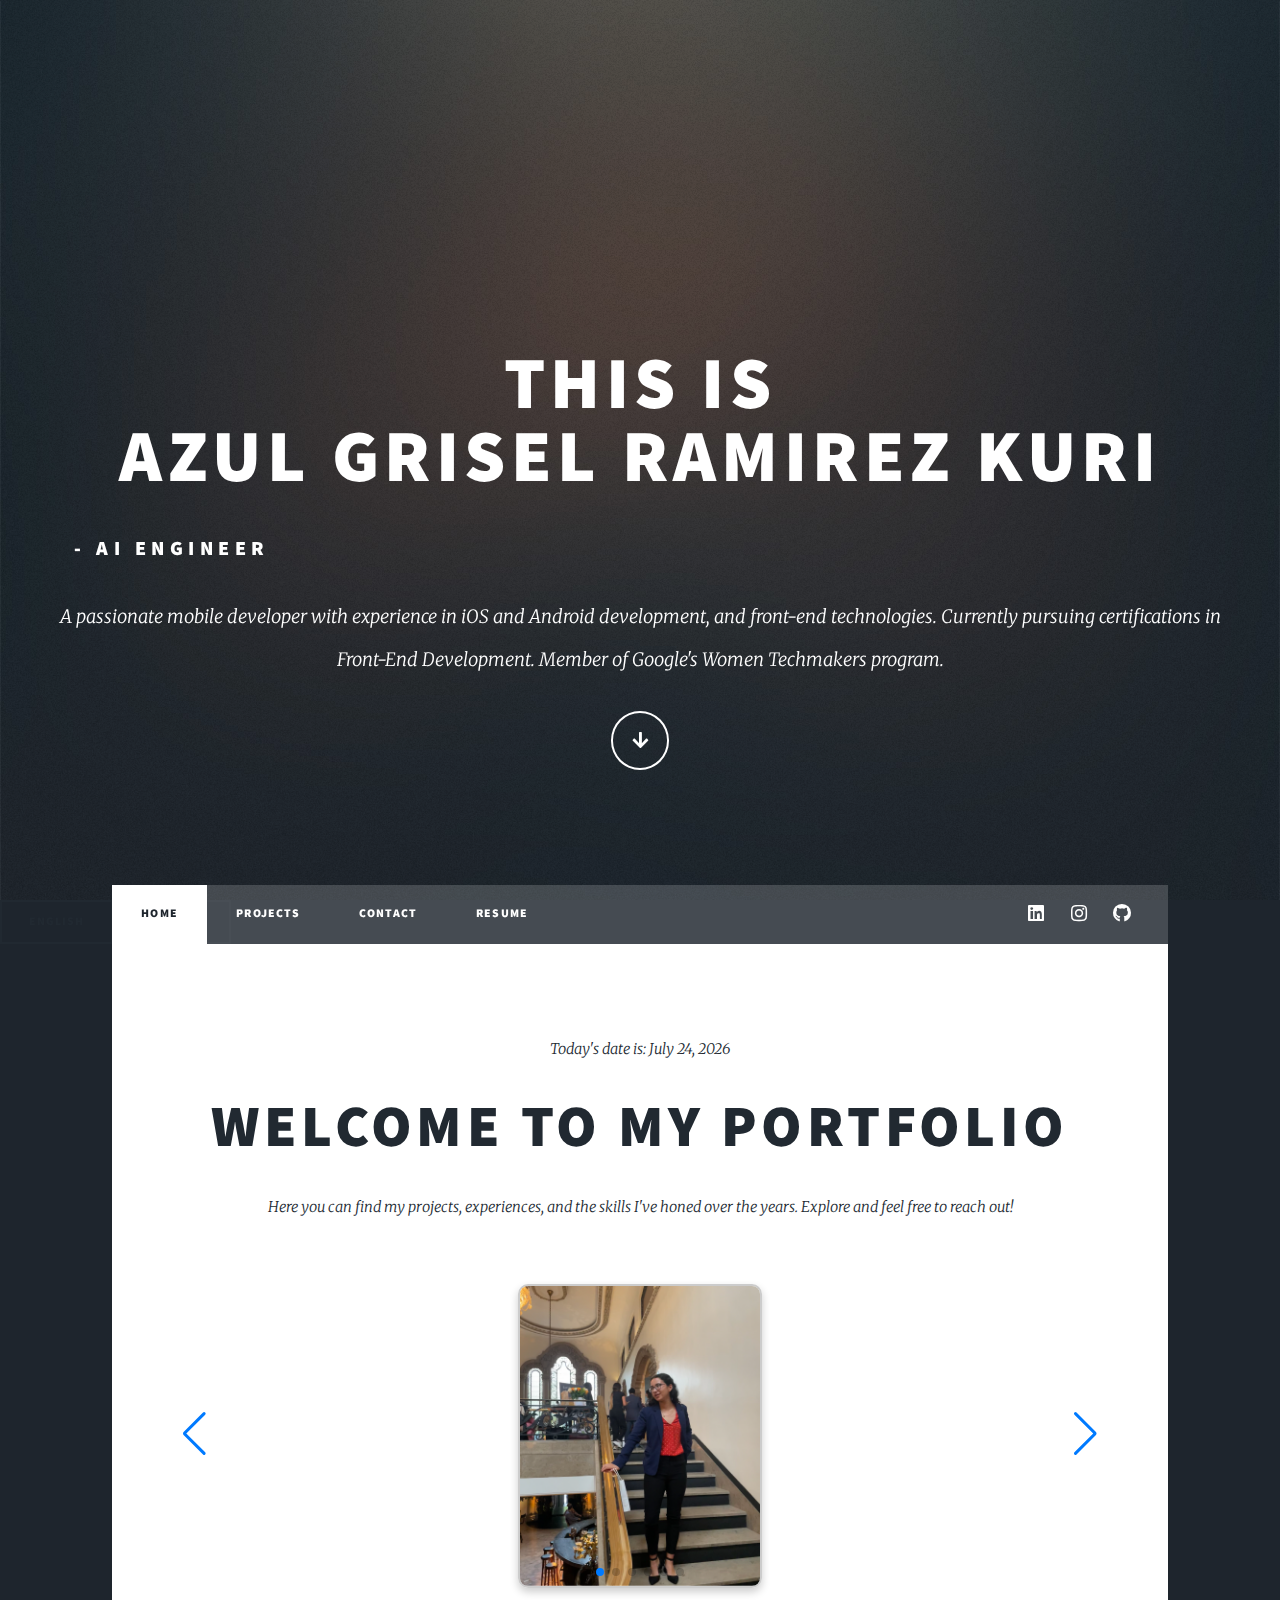
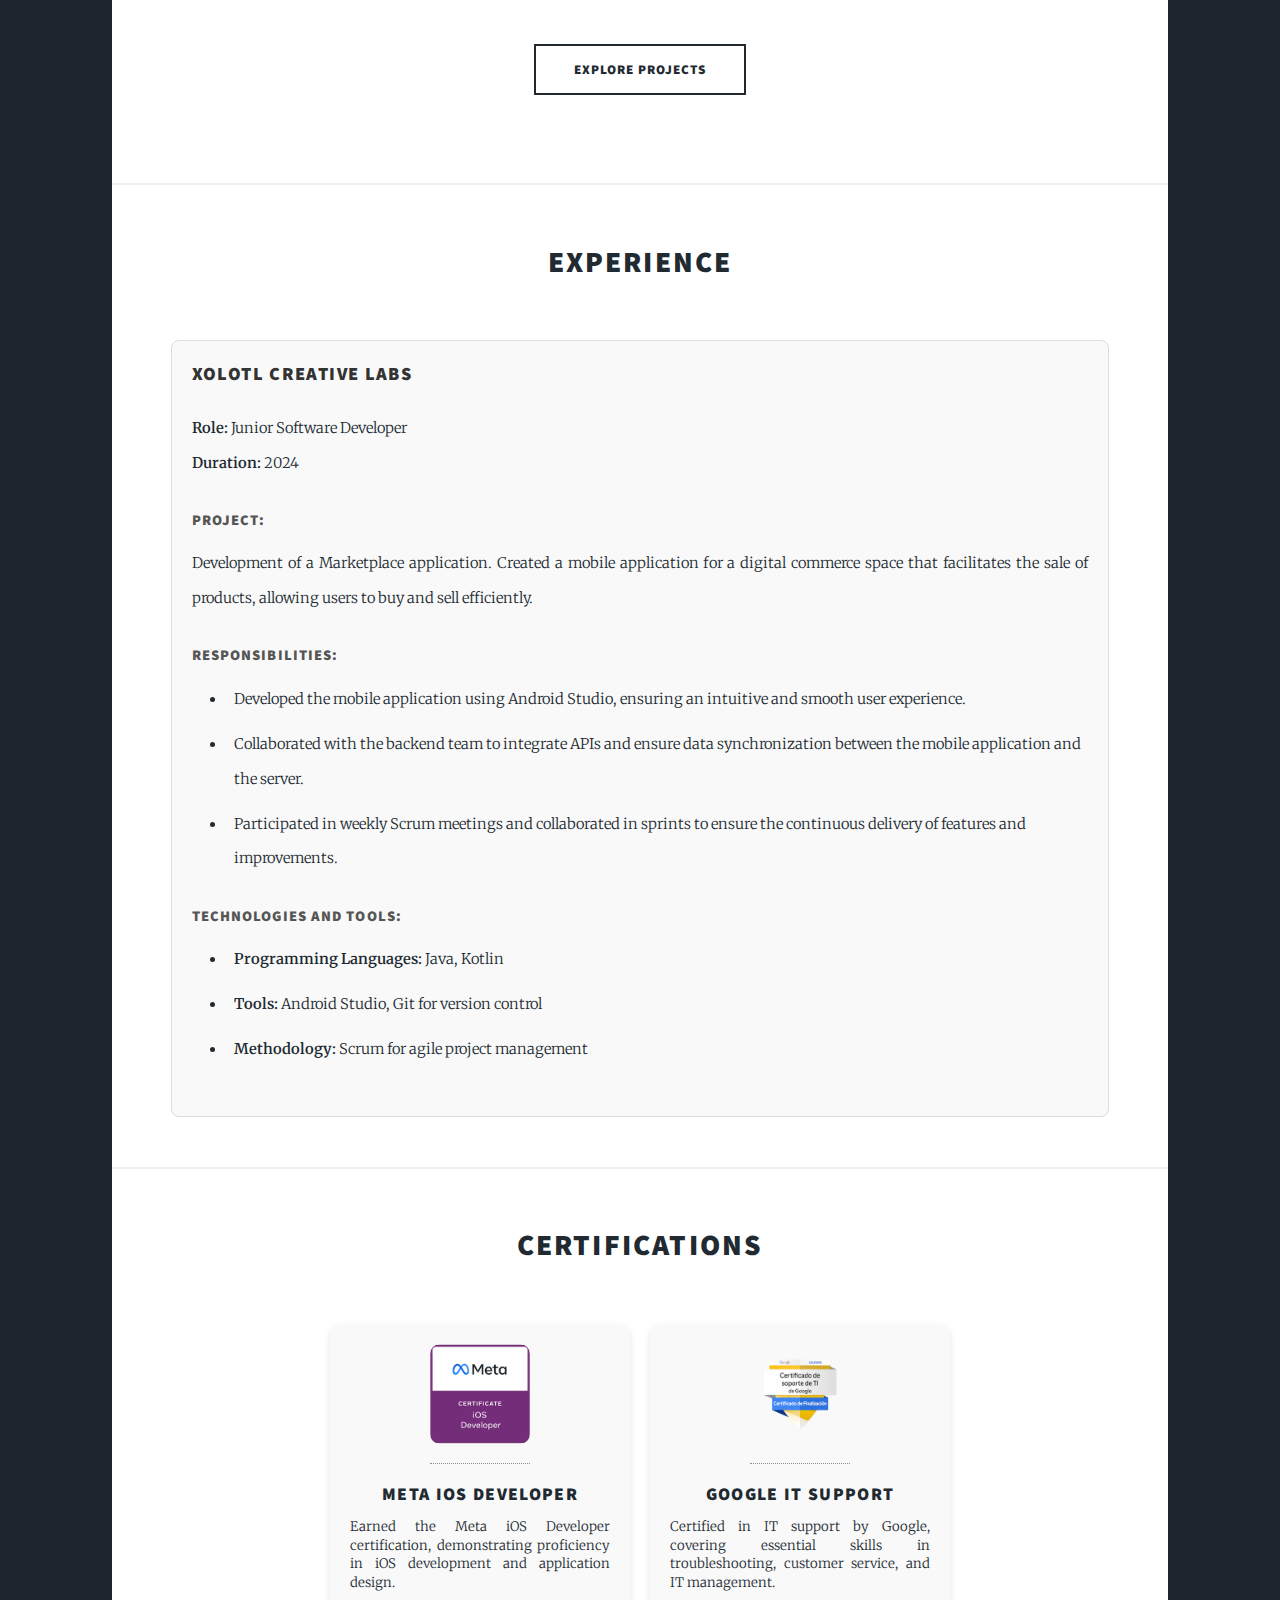
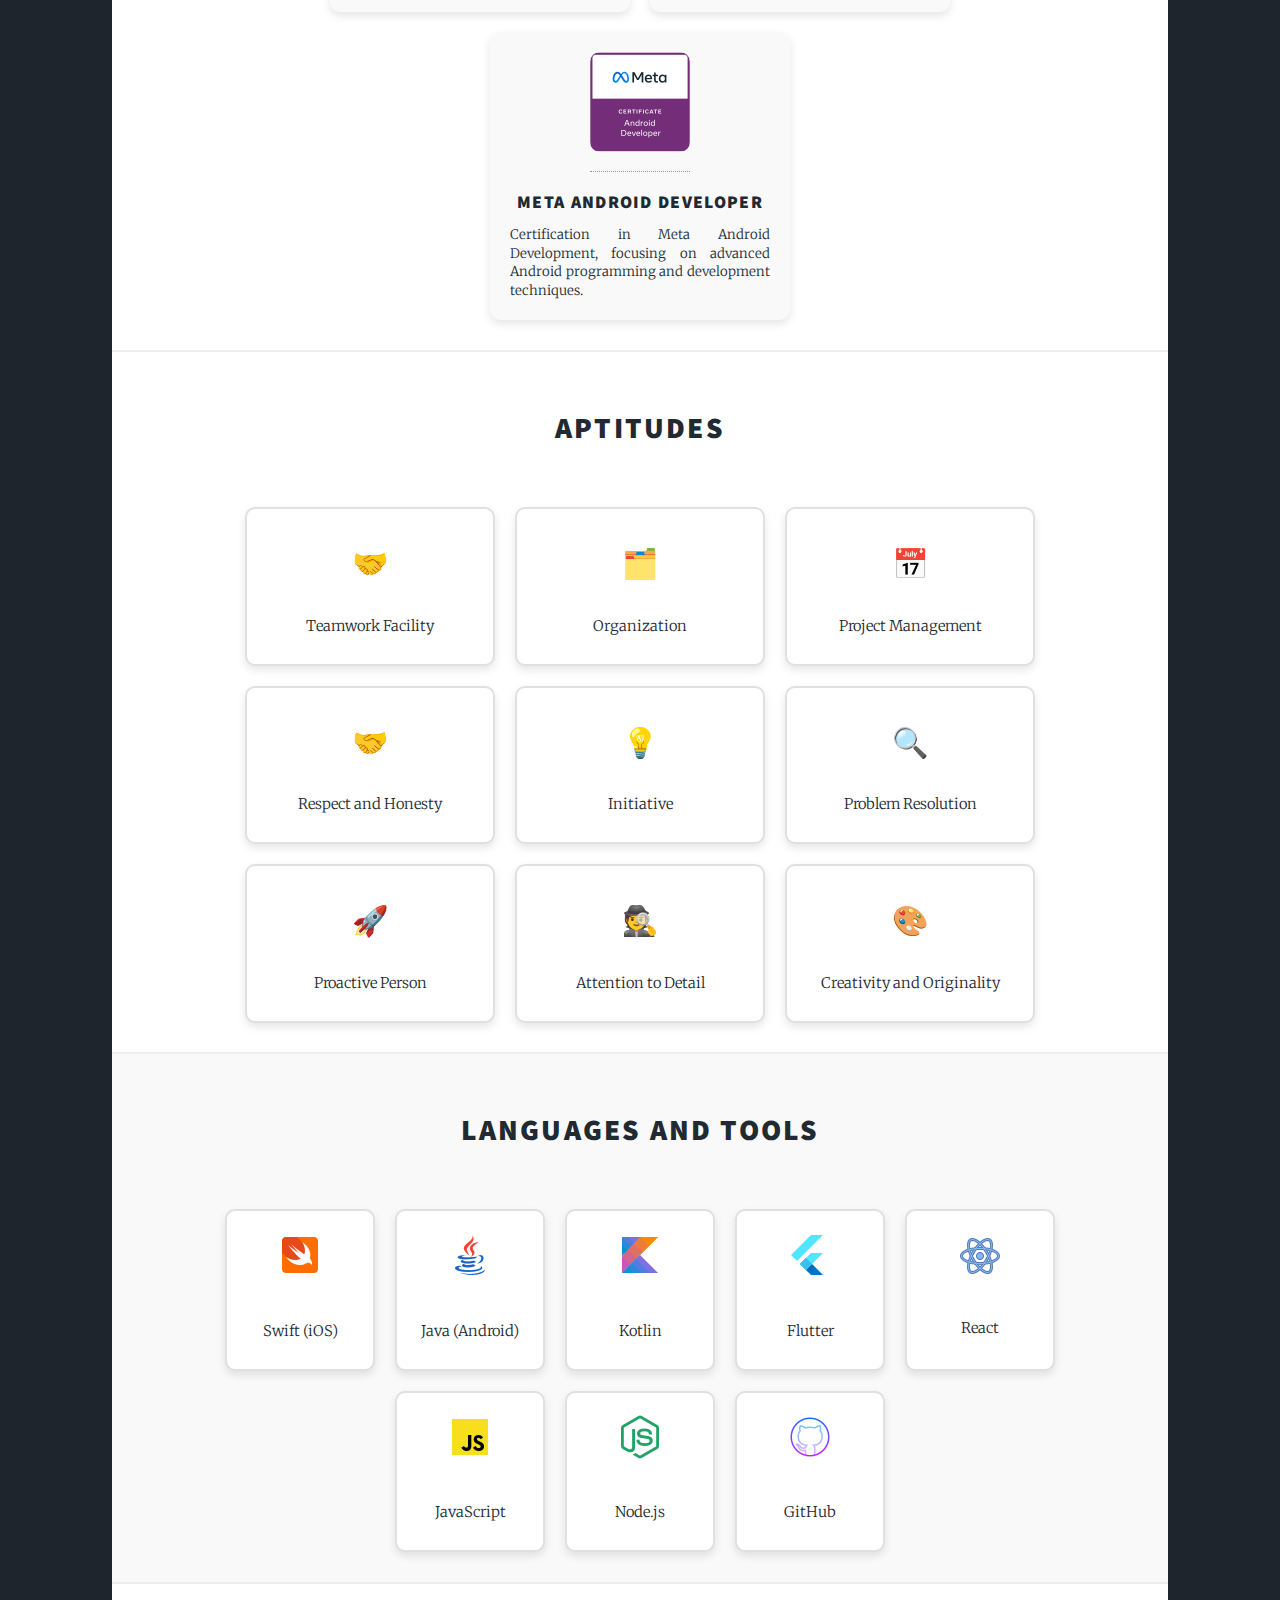
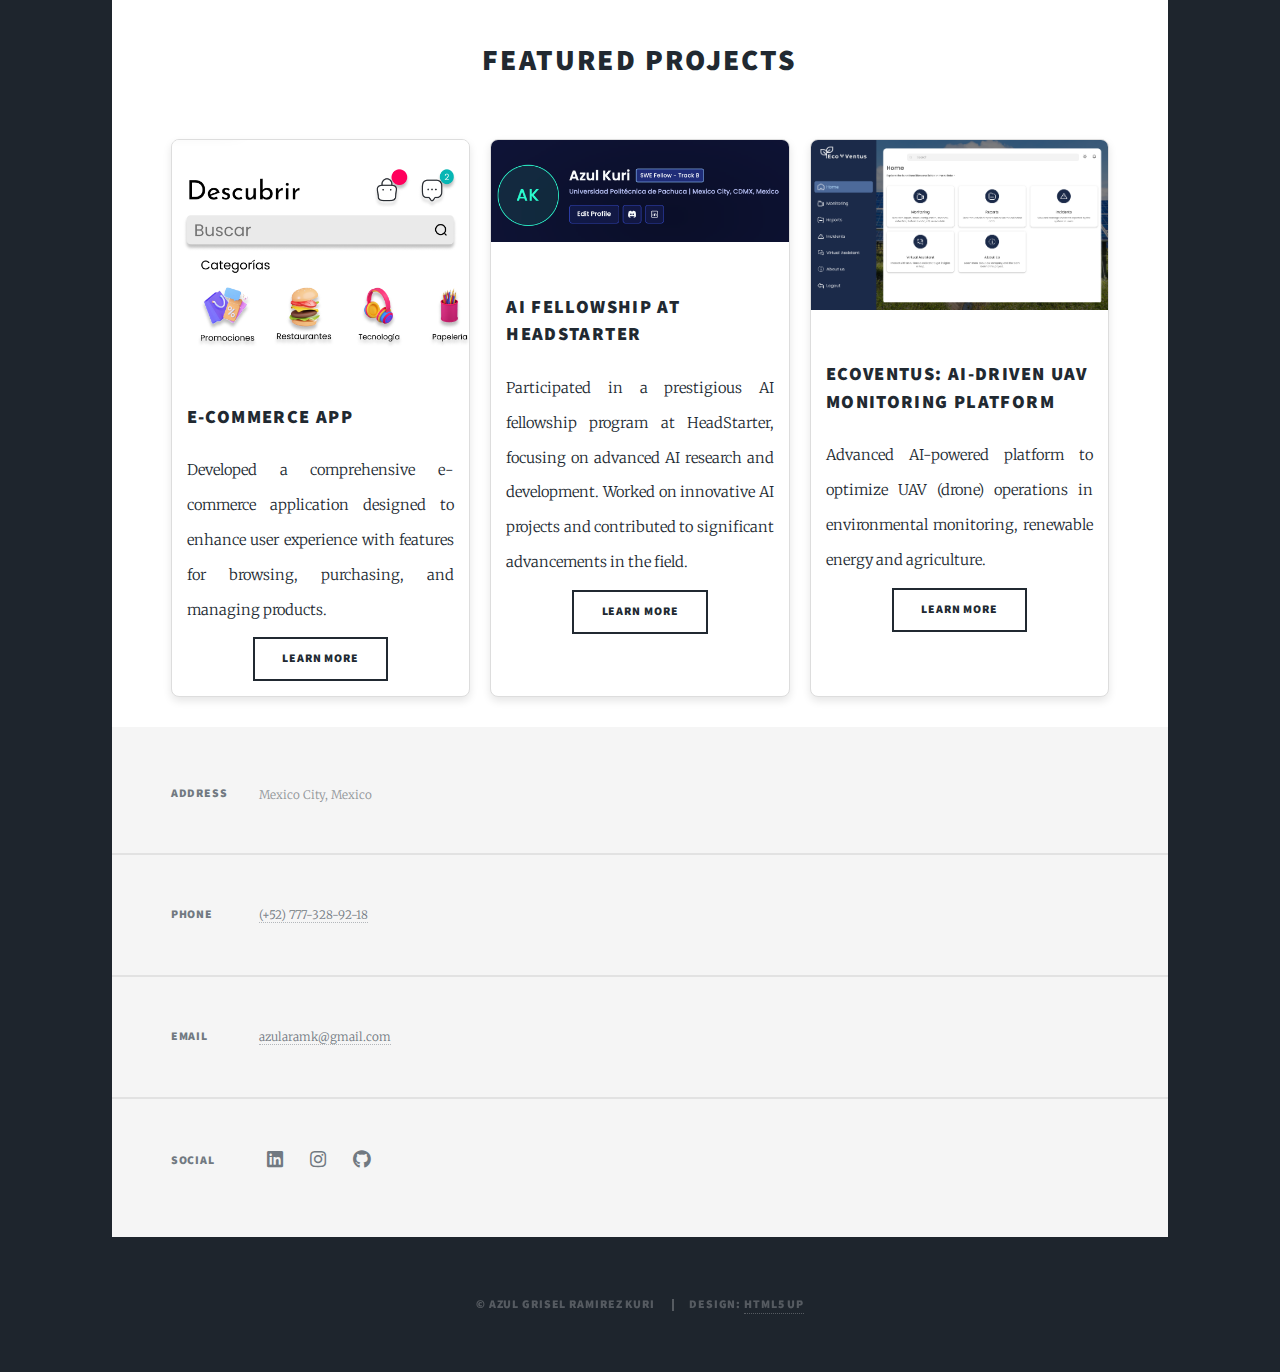
<file: index.html>
<!DOCTYPE HTML>
<html>

<head>
	<title>Azul Grisel Ramirez Kuri</title>
	<meta charset="utf-8" />
	<meta name="viewport" content="width=device-width, initial-scale=1, user-scalable=no" />
	<meta name="description" content="Explore my proffesional life.">
    <meta name="keywords" content="projects, portfolio, development, design">
    <meta name="author" content="Azul Grisel Ramirez Kuri">
	<link rel="stylesheet" href="assets/css/main.css" />
	<link rel="stylesheet" href="https://unpkg.com/swiper/swiper-bundle.min.css" />
	<!-- Google tag (gtag.js) -->
	<script async src="https://www.googletagmanager.com/gtag/js?id=G-4H06V4SLX7"></script>
	<script>
		window.dataLayer = window.dataLayer || [];
		function gtag() { dataLayer.push(arguments); }
		gtag('js', new Date());

		gtag('config', 'G-4H06V4SLX7');
	</script>
	<noscript>
		<link rel="stylesheet" href="assets/css/noscript.css" />
	</noscript>
</head>


<body class="is-preload">

	<!-- Wrapper -->
	<div id="wrapper" class="fade-in">

		<!-- Intro -->
		<div id="intro">
			<h1>This is<br />
				Azul Grisel Ramirez Kuri<br />
				<span class="intro-text" id="title1">- AI Engineer</span>
				<span class="intro-text" id="title2">- Software Engineer</span>
				<span class="intro-text" id="title3">- Frontend (iOS/Android) Developer</span>
			</h1>
			<p>A passionate mobile developer with experience in iOS and Android development, and front-end technologies.
				Currently pursuing certifications in Front-End Development. Member of Google's Women Techmakers program.
			</p>
			<ul class="actions">
				<li><a href="#header" class="button icon solid solo fa-arrow-down scrolly">Continue</a></li>
			</ul>
		</div>

		<!-- Header -->
		<header id="header">
			<a href="index.html" class="logo">Azul Kuri</a>
		</header>
		<!-- Language Switcher -->
		<div id="language-switcher">
			<button onclick="translatePage('en')">English</button>
			<button onclick="translatePage('es')">Español</button>
		</div>

		<!-- Nav -->
		<nav id="nav">
			<ul class="links">
				<li class="active"><a href="index.html">Home</a></li>
				<li><a href="projects.html">Projects</a></li>
				<li><a href="#footer">Contact</a></li>
				<li><a href="resume.html">Resume</a></li>
			</ul>
			<ul class="icons">
				<li><a href="https://www.linkedin.com/in/azul-grisel-ramirez-kuri-7a213018a/"
						class="icon brands fa-linkedin"><span class="label">LinkedIn</span></a></li>
				<li><a href="https://www.instagram.com/azulramk/" class="icon brands fa-instagram"><span
							class="label">Instagram</span></a></li>
				<li><a href="https://github.com/AzulRK22" class="icon brands fa-github"><span
							class="label">GitHub</span></a></li>
			</ul>
		</nav>

		<!-- Main -->
		<div id="main">

			<!-- Featured Post -->
			<article class="post featured">
				<header class="major">
					<p>Today's date is: <span class="date">November 17, 2024</span></p>

					<script>
						// Formatea la fecha actual
						function formatDate(date) {
							const options = { year: 'numeric', month: 'long', day: 'numeric' };
							return date.toLocaleDateString('en-US', options);
						}
				
						// Obtén el elemento con la clase 'date' y actualiza su contenido
						const dateElement = document.querySelector('.date');
						const today = new Date();
						dateElement.textContent = formatDate(today);
					</script>
					<h2><a href="#">Welcome to my Portfolio</a></h2>
					<p>Here you can find my projects, experiences, and the skills I've honed over the years. Explore and
						feel free to reach out!</p>
				</header>
				<!-- Swiper -->
				<div class="swiper-container">
					<div class="swiper-wrapper">
						<div class="swiper-slide"><img src="images/me.png" alt="Photo 1" /></div>
						<div class="swiper-slide"><img src="images/me2.png" alt="Photo 2" /></div>
						<div class="swiper-slide"><img src="images/me3.png" alt="Photo 3" /></div>
						<div class="swiper-slide"><img src="images/me4.png" alt="Photo 4" /></div>
						<div class="swiper-slide"><img src="images/me5.png" alt="Photo 5" /></div>
						<div class="swiper-slide"><img src="images/chile.png" alt="Photo 6" /></div>
					</div>
					<!-- Add Pagination -->
					<div class="swiper-pagination"></div>
					<!-- Add Navigation -->
					<div class="swiper-button-next"></div>
					<div class="swiper-button-prev"></div>
				</div>
				<ul class="actions special">
					<li><a href="projects.html" class="button large">Explore Projects</a></li>
				</ul>
			</article>

			<!-- Experience Section -->
			<section id="experience">
				<header class="major">
					<h2>Experience</h2>
				</header>
				<div class="experience-item">
					<h3>Xolotl Creative Labs</h3>
					<p><strong>Role:</strong> Junior Software Developer<br>
						<strong>Duration:</strong> 2024
					</p>
					<h4>Project:</h4>
					<p>Development of a Marketplace application. Created a mobile application for a digital commerce
						space that facilitates the sale of products, allowing users to buy and sell efficiently.</p>
					<h4>Responsibilities:</h4>
					<ul>
						<li>Developed the mobile application using Android Studio, ensuring an intuitive and smooth user
							experience.</li>
						<li>Collaborated with the backend team to integrate APIs and ensure data synchronization between
							the mobile application and the server.</li>
						<li>Participated in weekly Scrum meetings and collaborated in sprints to ensure the continuous
							delivery of features and improvements.</li>
					</ul>
					<h4>Technologies and Tools:</h4>
					<ul>
						<li><strong>Programming Languages:</strong> Java, Kotlin</li>
						<li><strong>Tools:</strong> Android Studio, Git for version control</li>
						<li><strong>Methodology:</strong> Scrum for agile project management</li>
					</ul>
				</div>
			</section>

			<!-- Certifications Section -->
			<section>
				<header class="major">
					<h2>Certifications</h2>
				</header>
				<div class="certifications-container">
					<!-- Current Certifications -->
					<div class="certification-item">
						<a href="https://www.credly.com/badges/b0b1642a-9971-49b3-a549-4c0232ee2467" target="_blank">
							<img src="images/meta-ios-developer.png" alt="Meta Badge" class="certification-badge" />
						</a>
						<div class="certification-info">
							<h3>Meta iOS Developer</h3>
							<p>Earned the Meta iOS Developer certification, demonstrating proficiency in iOS
								development and application design.</p>
						</div>
					</div>
					<div class="certification-item">
						<a href="https://www.credly.com/badges/adc5b199-8575-4ccb-a7af-25c0168bd9a4" target="_blank">
							<img src="images/google-it-support.png" alt="Google IT Support Badge"
								class="certification-badge" />
						</a>
						<div class="certification-info">
							<h3>Google IT Support</h3>
							<p>Certified in IT support by Google, covering essential skills in troubleshooting, customer
								service, and IT management.</p>
						</div>
					</div>
					<div class="certification-item">
						<a href="https://www.credly.com/badges/1f9874a9-502c-4a4c-af27-753d68a96bf4" target="_blank">
							<img src="images/meta-android-developer-certificate.png" alt="Meta Badge"
								class="certification-badge" />
						</a>
						<div class="certification-info">
							<h3>Meta Android Developer</h3>
							<p>Certification in Meta Android Development, focusing on advanced Android
								programming and development techniques.</p>
						</div>
					</div>
				</div>
			</section>

			<!-- Skills Section -->
			<section>
				<header class="major">
					<h2>Aptitudes</h2>
				</header>
				<div class="skills-container">
					<div class="skill-card">
						<div class="skill-icon">🤝</div>
						<p class="skill-text">Teamwork Facility</p>
					</div>
					<div class="skill-card">
						<div class="skill-icon">🗂️</div>
						<p class="skill-text">Organization</p>
					</div>
					<div class="skill-card">
						<div class="skill-icon">📅</div>
						<p class="skill-text">Project Management</p>
					</div>
					<div class="skill-card">
						<div class="skill-icon">🤝</div>
						<p class="skill-text">Respect and Honesty</p>
					</div>
					<div class="skill-card">
						<div class="skill-icon">💡</div>
						<p class="skill-text">Initiative</p>
					</div>
					<div class="skill-card">
						<div class="skill-icon">🔍</div>
						<p class="skill-text">Problem Resolution</p>
					</div>
					<div class="skill-card">
						<div class="skill-icon">🚀</div>
						<p class="skill-text">Proactive Person</p>
					</div>
					<div class="skill-card">
						<div class="skill-icon">🕵️</div>
						<p class="skill-text">Attention to Detail</p>
					</div>
					<div class="skill-card">
						<div class="skill-icon">🎨</div>
						<p class="skill-text">Creativity and Originality</p>
					</div>
				</div>
			</section>

			<!-- Languages and Tools Section -->
			<section id="languages-tools">
				<header class="major">
					<h2>Languages and Tools</h2>
				</header>
				<div class="skills-container">
					<div class="skill-item">
						<div class="skill-icon"><img src="images/swift.png" alt="Swift" /></div>
						<div class="skill-text">Swift (iOS)</div>
					</div>
					<div class="skill-item">
						<div class="skill-icon"><img src="images/java.png" alt="Java" /></div>
						<div class="skill-text">Java (Android)</div>
					</div>
					<div class="skill-item">
						<div class="skill-icon"><img src="images/kotlin.png" alt="Kotlin" /></div>
						<div class="skill-text">Kotlin</div>
					</div>
					<div class="skill-item">
						<div class="skill-icon"><img src="images/flutter.png" alt="Flutter" /></div>
						<div class="skill-text">Flutter</div>
					</div>
					<div class="skill-item">
						<div class="skill-icon"><img src="images/react.png" alt="React" /></div>
						<div class="skill-text">React</div>
					</div>
					<div class="skill-item">
						<div class="skill-icon"><img src="images/js.png" alt="JavaScript" /></div>
						<div class="skill-text">JavaScript</div>
					</div>
					<div class="skill-item">
						<div class="skill-icon"><img src="images/node.png" alt="Node.js" /></div>
						<div class="skill-text">Node.js</div>
					</div>
					<div class="skill-item">
						<div class="skill-icon"><img src="images/github.png" alt="GitHub" /></div>
						<div class="skill-text">GitHub</div>
					</div>
				</div>
			</section>

			<!-- Projects Section -->
			<section id="projects">
				<header class="major">
					<h2>Featured Projects</h2>
				</header>

				<div class="project-card-container">
					<!-- E-commerce App Project Card -->
					<article class="project-card">
						<a href="projects.html#ecommerce-app" class="image fit">
							<img src="images/ecommerce.png" alt="E-commerce App Screenshot" />
						</a>
						<div class="project-info">
							<h3>E-commerce App</h3>
							<p>Developed a comprehensive e-commerce application designed to enhance user experience with
								features for browsing, purchasing, and managing products.</p>
							<div class="button-container">
								<a href="projects.html#ecommerce-app" class="button">Learn More</a>
							</div>
						</div>
					</article>

					<!-- AI Fellowship Project Card -->
					<article class="project-card">
						<a href="projects.html#headstarter" class="image fit">
							<img src="images/headstarter.png" alt="AI Project Screenshot" />
						</a>
						<div class="project-info">
							<h3>AI Fellowship at HeadStarter</h3>
							<p>Participated in a prestigious AI fellowship program at HeadStarter, focusing on advanced
								AI research and development. Worked on innovative AI projects and contributed to
								significant advancements in the field.</p>
							<div class="button-container">
								<a href="projects.html#headstarter" class="button">Learn More</a>
							</div>
						</div>
					</article>
					<!-- EcoVentus Dashboard Project Card -->
					<article class="project-card">
						<a href="projects.html#EcoVentus-dashboard" class="image fit">
							<img src="images/home.png" alt="EcoVentus Dashboard Project Screenshot" />
						</a>
						<div class="project-info">
							<h3>EcoVentus: AI-Driven UAV Monitoring Platform </h3>
							<p>Advanced AI-powered platform to optimize UAV (drone) operations in environmental monitoring, renewable energy and agriculture.</p>
							<div class="button-container">
								<a href="projects.html#EcoVentus-dashboard" class="button">Learn More</a>
							</div>
						</div>
					</article>

				</div>
			</section>


		</div>

		<!-- Footer -->
		<footer id="footer">
			<section class="split contact">
				<section class="alt">
					<h3>Address</h3>
					<p>Mexico City, Mexico</p>
				</section>
				<section>
					<h3>Phone</h3>
					<p><a href="tel:+527773289218">(+52) 777-328-92-18</a></p>
				</section>
				<section>
					<h3>Email</h3>
					<p><a href="mailto:azul@example.com">azularamk@gmail.com</a></p>
				</section>
				<section>
					<h3>Social</h3>
					<ul class="icons">
						<li><a href="https://www.linkedin.com/in/azul-grisel-ramirez-kuri-7a213018a/" target="_blank"
								rel="noopener noreferrer" class="icon brands fa-linkedin"><span
									class="label">LinkedIn</span></a></li>
						<li><a href="https://www.instagram.com/azulramk/" target="_blank" rel="noopener noreferrer"
								class="icon brands fa-instagram"><span class="label">Instagram</span></a></li>
						<li><a href="https://github.com/AzulRK22" target="_blank" rel="noopener noreferrer"
								class="icon brands fa-github"><span class="label">GitHub</span></a></li>
					</ul>
				</section>
			</section>
		</footer>

		<!-- Copyright -->
		<div id="copyright">
			<ul>
				<li>&copy; Azul Grisel Ramirez Kuri</li>
				<li>Design: <a href="https://html5up.net">HTML5 UP</a></li>
			</ul>
		</div>

	</div>

	<!-- Scripts -->
	<script src="assets/js/jquery.min.js"></script>
	<script src="assets/js/jquery.scrollex.min.js"></script>
	<script src="assets/js/jquery.scrolly.min.js"></script>
	<script src="assets/js/browser.min.js"></script>
	<script src="assets/js/breakpoints.min.js"></script>
	<script src="assets/js/util.js"></script>
	<script src="assets/js/main.js"></script>
	<script src="https://unpkg.com/swiper/swiper-bundle.min.js"></script>
	<script>
		// JavaScript for the intro text effect
		let currentIndex = 0;
		const titles = ['title1', 'title2', 'title3'];

		function showNextTitle() {
			// Hide all titles
			titles.forEach((title, index) => {
				document.getElementById(title).classList.remove('show');
			});

			// Show the current title
			document.getElementById(titles[currentIndex]).classList.add('show');

			// Move to the next title
			currentIndex = (currentIndex + 1) % titles.length;
		}

		// Start the loop
		setInterval(showNextTitle, 3000); // Change title every 3 seconds

		// Initial display
		showNextTitle();
	</script>

</body>

</html>
</file>
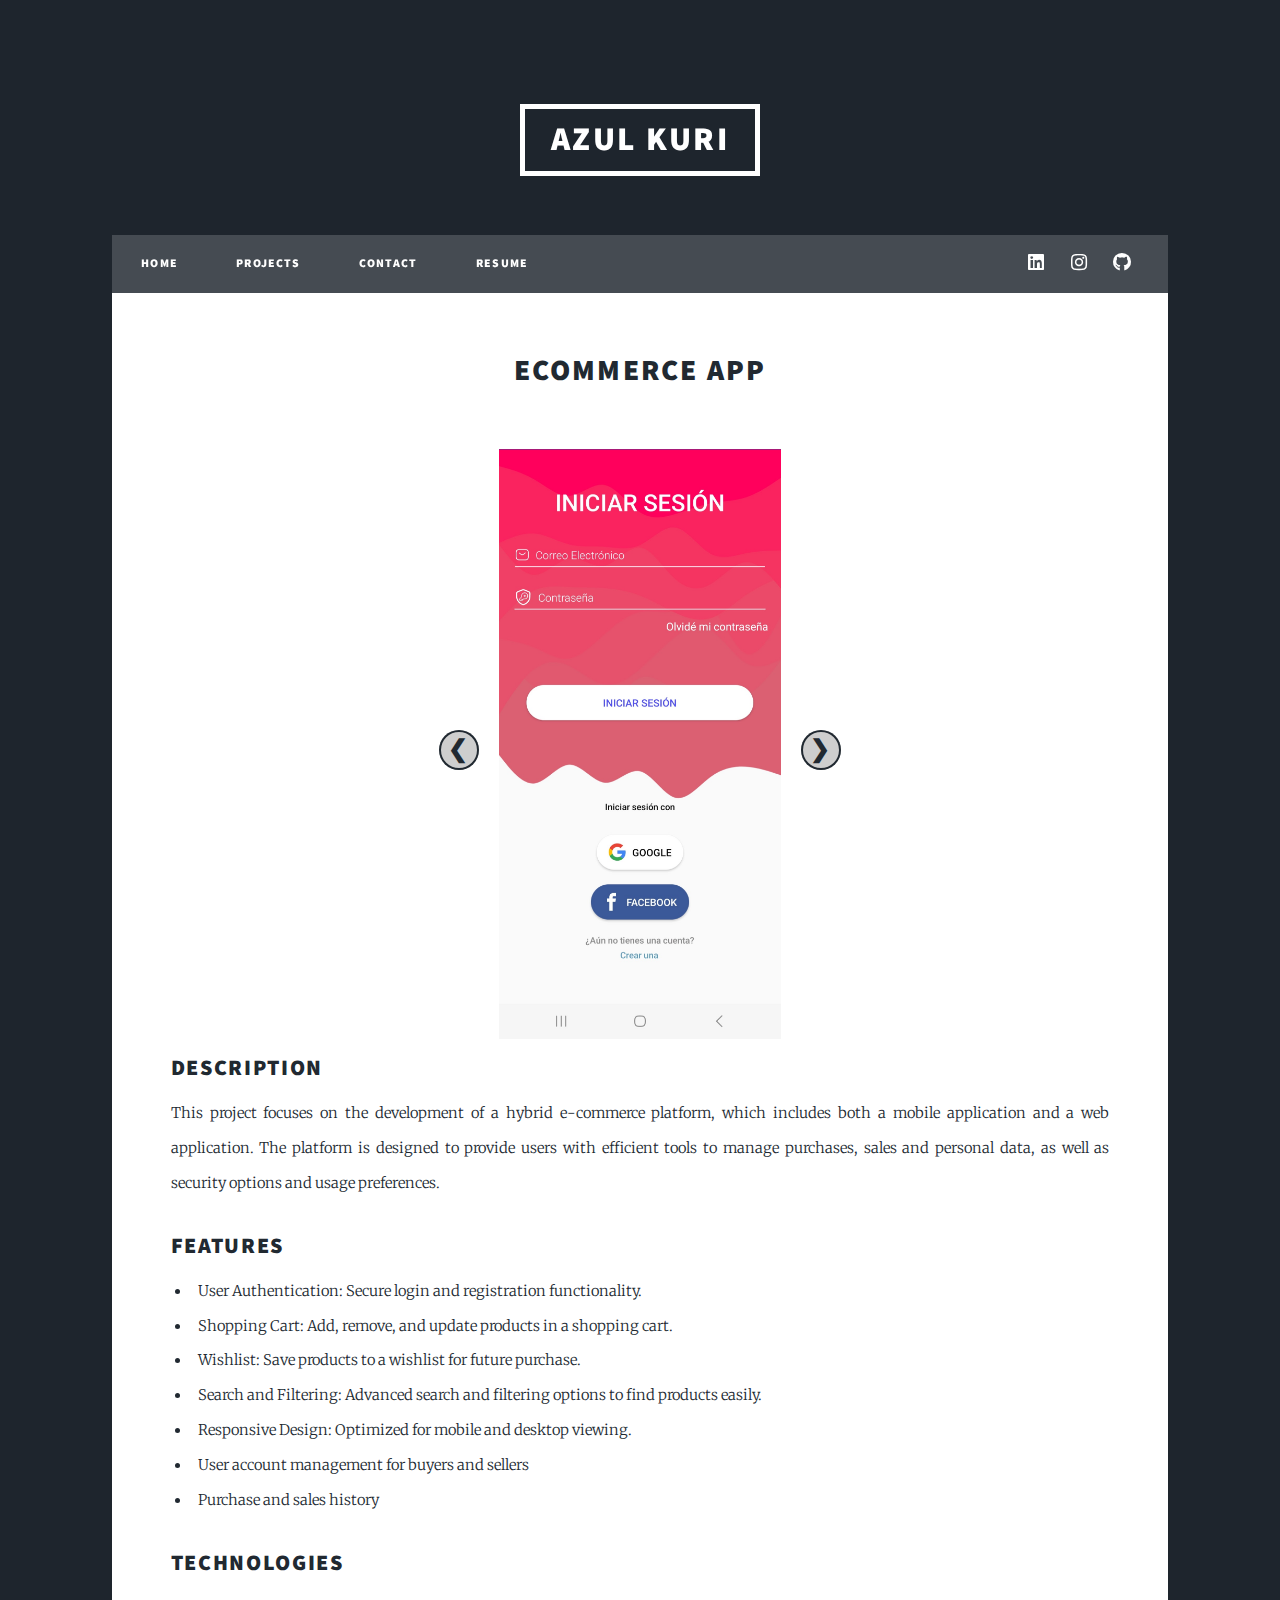
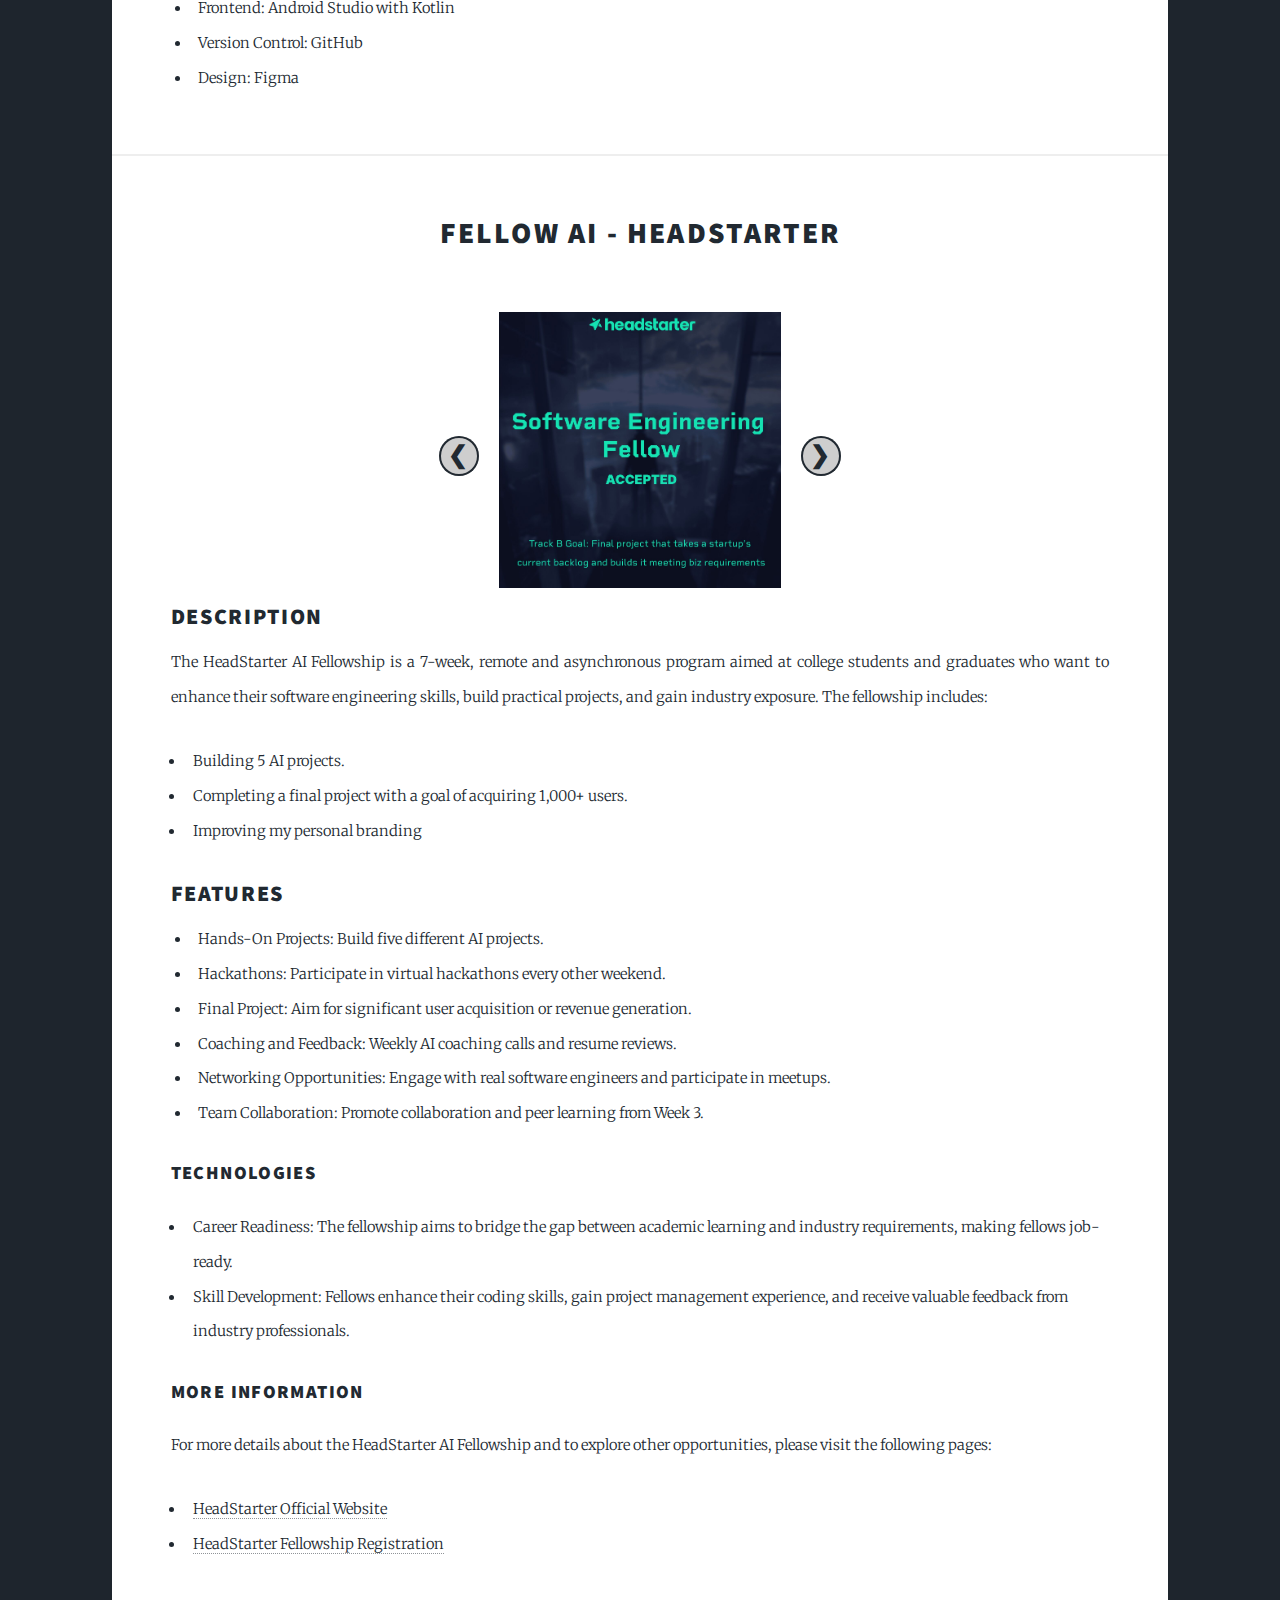
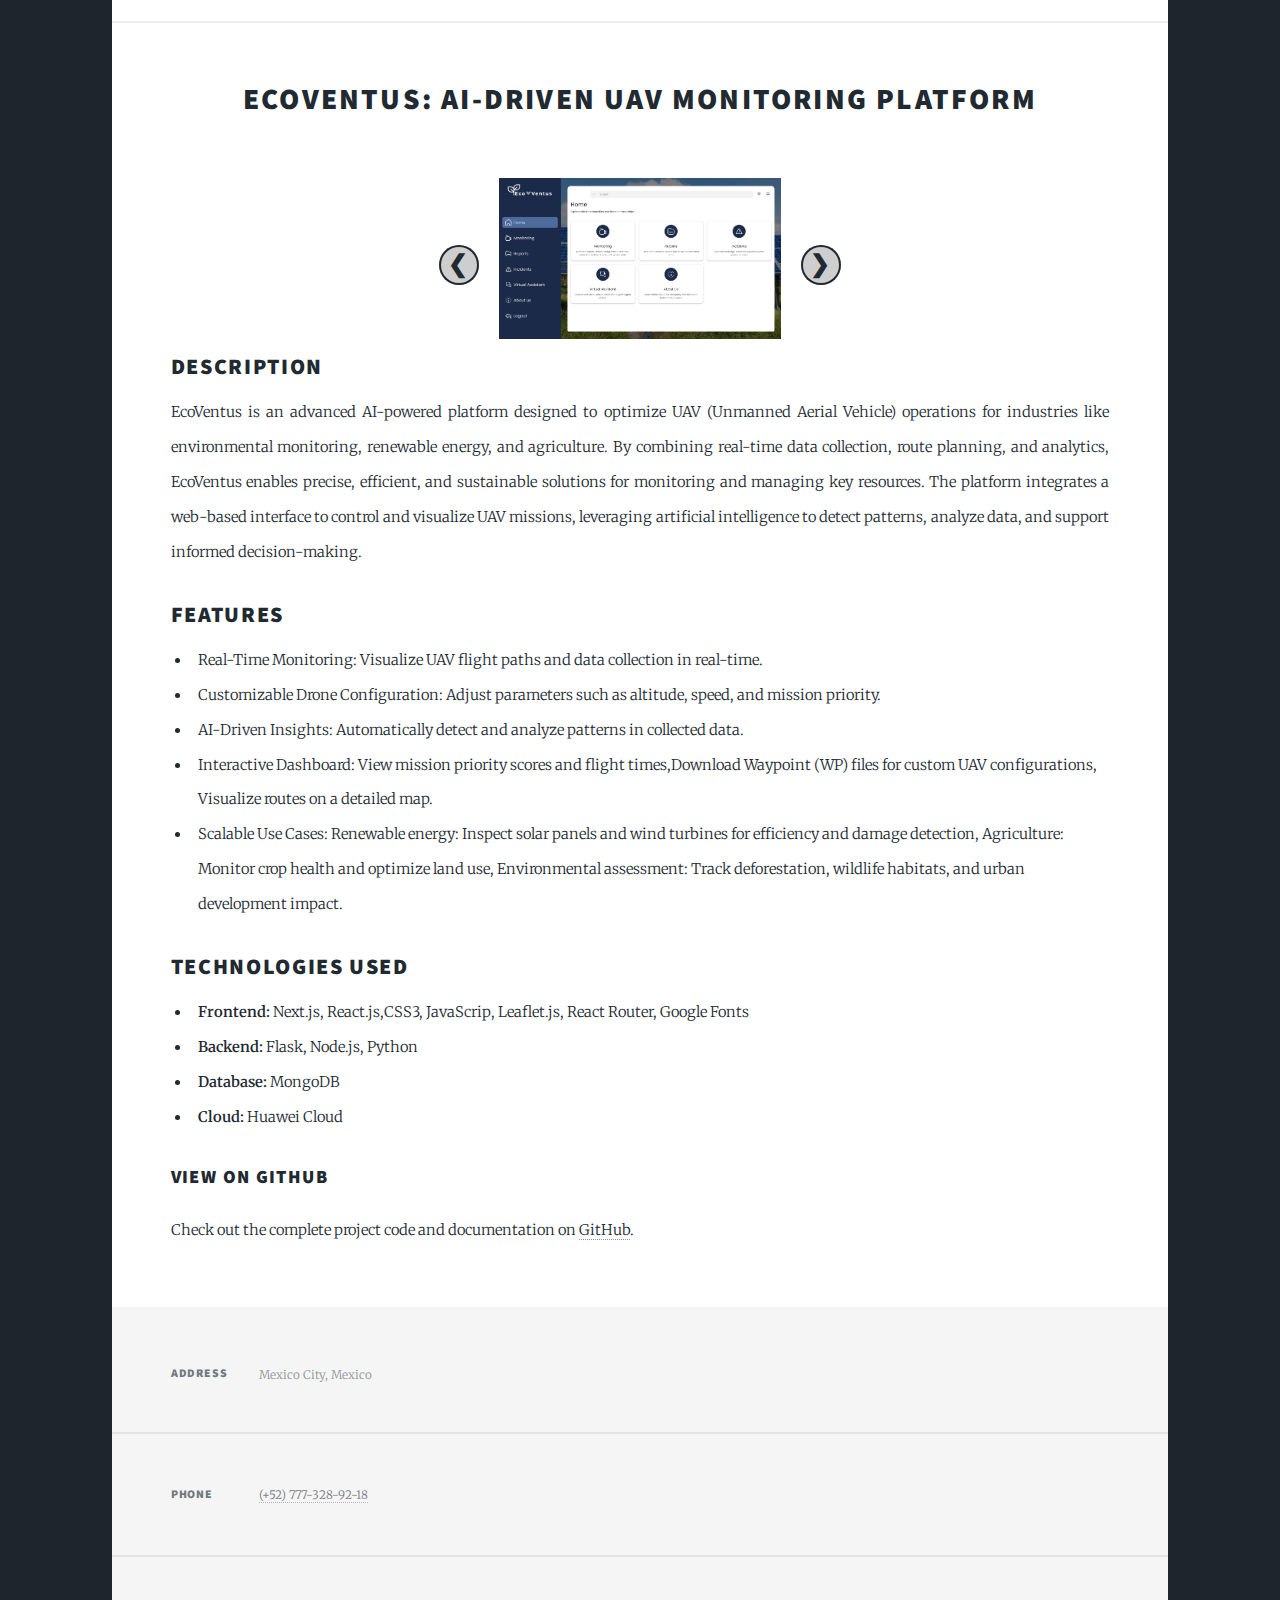
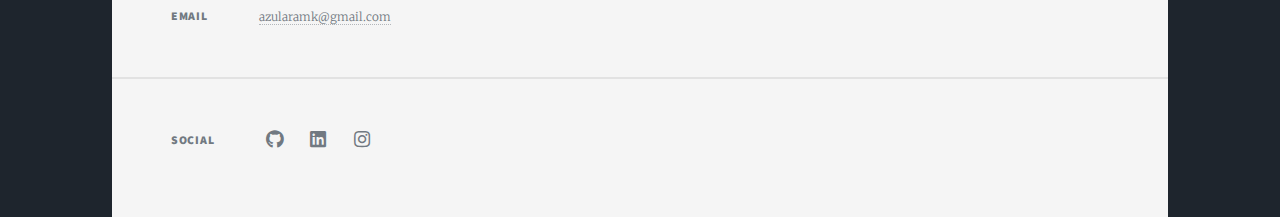
<file: projects.html>
<!DOCTYPE HTML>
<html>

<head>
    <title>Project Details - Azul Grisel Ramirez Kuri</title>
    <meta charset="utf-8" />
    <meta name="viewport" content="width=device-width, initial-scale=1, user-scalable=no" />
    <link rel="stylesheet" href="assets/css/main.css" />
    <link rel="stylesheet" href="https://unpkg.com/swiper/swiper-bundle.min.css" />
    <link rel="stylesheet" href="assets/css/gallery.css" />
    <!-- Global site tag (gtag.js) - Google Analytics -->
    <script async src="https://www.googletagmanager.com/gtag/js?id=UA-XXXXXXXXX-X"></script>
    <script>
        window.dataLayer = window.dataLayer || [];
        function gtag() { dataLayer.push(arguments); }
        gtag('js', new Date());

        gtag('config', 'UA-XXXXXXXXX-X');
    </script>
</head>

<body class="is-preload">

    <!-- Wrapper -->
    <div id="wrapper" class="fade-in">

        <!-- Header -->
        <header id="header">
            <a href="index.html" class="logo">Azul Kuri</a>
        </header>

        <!-- Nav -->
        <nav id="nav">
            <ul class="links">
                <li><a href="index.html">Home</a></li>
                <li><a href="projects.html">Projects</a></li>
                <li><a href="#footer">Contact</a></li>
                <li><a href="resume.html">Resume</a></li>
            </ul>
            <ul class="icons">
                <li><a href="https://www.linkedin.com/in/azul-grisel-ramirez-kuri-7a213018a/"
                        class="icon brands fa-linkedin"><span class="label">LinkedIn</span></a></li>
                <li><a href="https://www.instagram.com/azulramk/" class="icon brands fa-instagram"><span
                            class="label">Instagram</span></a></li>
                <li><a href="https://github.com/AzulRK22" class="icon brands fa-github"><span
                            class="label">GitHub</span></a></li>
            </ul>
        </nav>

        <!-- Main -->
        <div id="main">

            <!-- Ecommerce App Project -->
            <section id="ecommerce-app">
                <header class="major">
                    <h2>Ecommerce App</h2>
                </header>

                <!-- Image Gallery for Ecommerce App -->
                <div class="image-gallery">
                    <button class="prev" onclick="changeSlide(-1, 'ecommerce')">&#10094;</button>
                    <div class="gallery-item ecommerce"><img src="images/eco1.jpg" alt="Ecommerce Image 1" /></div>
                    <div class="gallery-item ecommerce"><img src="images/eco2.jpg" alt="Ecommerce Image 2" /></div>
                    <div class="gallery-item ecommerce"><img src="images/eco3.jpg" alt="Ecommerce Image 3" /></div>
                    <div class="gallery-item ecommerce"><img src="images/eco4.jpg" alt="Ecommerce Image 4" /></div>
                    <div class="gallery-item ecommerce"><img src="images/eco5.jpg" alt="Ecommerce Image 5" /></div>
                    <button class="next" onclick="changeSlide(1, 'ecommerce')">&#10095;</button>
                </div>

                <!-- Project Description -->
                <div class="project-description">
                    <h3>Description</h3>
                    <p>This project focuses on the development of a hybrid e-commerce platform, which includes both a
                        mobile application and a web application. The platform is designed to provide users with
                        efficient tools to manage purchases, sales and personal data, as well as security options and
                        usage preferences.</p>
                </div>

                <!-- Project Features -->
                <div class="project-features">
                    <h3>Features</h3>
                    <ul>
                        <li>User Authentication: Secure login and registration functionality.</li>
                        <li>Shopping Cart: Add, remove, and update products in a shopping cart.</li>
                        <li>Wishlist: Save products to a wishlist for future purchase.</li>
                        <li>Search and Filtering: Advanced search and filtering options to find products easily.</li>
                        <li>Responsive Design: Optimized for mobile and desktop viewing.</li>
                        <li>User account management for buyers and sellers</li>
                        <li>Purchase and sales history</li>
                    </ul>
                </div>

                <!-- Project Technologies -->
                <div class="project-technologies">
                    <h3>Technologies</h3>
                    <ul>
                        <li>Frontend: Android Studio with Kotlin</li>
                        <li>Version Control: GitHub</li>
                        <li>Design: Figma</li>
                    </ul>
                </div>
            </section>

            <!-- Fellow AI Project -->
            <section id="headstarter">
                <header class="major">
                    <h2>Fellow AI - HeadStarter</h2>
                </header>

                <!-- Image Gallery for Fellow AI -->
                <div class="image-gallery">
                    <button class="prev" onclick="changeSlide(-1, 'headstarter')">&#10094;</button>
                    <div class="gallery-item headstarter"><img src="images/head1.jpeg" alt="Photo 1" /></div>
                    <div class="gallery-item headstarter"><img src="images/headnew.png" alt="Photo 2" /></div>
                    <div class="gallery-item headstarter"><img src="images/head3.gif" alt="Photo 3" /></div>
                    <div class="gallery-item headstarter"><img src="images/inv1.png" alt="Photo 4" /></div>
                    <div class="gallery-item headstarter"><img src="images/in2.png" alt="Photo 5" /></div>
                    <button class="next" onclick="changeSlide(1, 'headstarter')">&#10095;</button>
                </div>

                <!-- Project Description -->
                <div class="project-description">
                    <h3>Description</h3>
                    <p>The HeadStarter AI Fellowship is a 7-week, remote and asynchronous program aimed at college
                        students and graduates who want to enhance their software engineering skills, build practical
                        projects, and gain industry exposure. The fellowship includes:</p>
                    <ul>
                        <li>Building 5 AI projects.</li>
                        <li>Completing a final project with a goal of acquiring 1,000+ users.</li>
                        <li>Improving my personal branding</li>
                    </ul>
                </div>

                <!-- Project Features -->
                <div class="project-features">
                    <h3>Features</h3>
                    <ul>
                        <li>Hands-On Projects: Build five different AI projects.</li>
                        <li>Hackathons: Participate in virtual hackathons every other weekend.</li>
                        <li>Final Project: Aim for significant user acquisition or revenue generation.</li>
                        <li>Coaching and Feedback: Weekly AI coaching calls and resume reviews.</li>
                        <li>Networking Opportunities: Engage with real software engineers and participate in meetups.
                        </li>
                        <li>Team Collaboration: Promote collaboration and peer learning from Week 3.</li>
                    </ul>
                </div>

                <!-- Project goals-->
                <div class="project-goals-motivation">
                    <h3>Technologies</h3>
                    <ul>
                        <li>Career Readiness: The fellowship aims to bridge the gap between academic learning and
                            industry requirements, making fellows job-ready.</li>
                        <li>Skill Development: Fellows enhance their coding skills, gain project management experience,
                            and receive valuable feedback from industry professionals.</li>
                    </ul>
                </div>

                <!-- More Information Section -->
                <div class="more-info">
                    <h3>More Information</h3>
                    <p>For more details about the HeadStarter AI Fellowship and to explore other opportunities, please
                        visit the following pages:</p>
                    <ul>
                        <li><a href="https://headstarter.co" target="_blank">HeadStarter Official Website</a></li>
                        <li><a href="https://apply.headstarter.co" target="_blank">HeadStarter Fellowship
                                Registration</a></li>
                    </ul>
                </div>
            </section>
            <!-- EcoVentus Dashboard Project Section -->
            <section id="EcoVentus-dashboard">
                <header class="major">
                    <h2>EcoVentus: AI-Driven UAV Monitoring Platform</h2>
                </header>

                <!-- Image Gallery for KeepNAI Dashboard -->
                <div class="image-gallery">
                    <button class="prev" onclick="changeSlide(-1, 'EcoVentus')">&#10094;</button>
                    <div class="gallery-item EcoVentus active"><img src="images/home.png" alt="EcoVentus Image 1" /></div>
                    <div class="gallery-item EcoVentus"><img src="images/monitoring1.png" alt="EcoVentus Image 2" /></div>
                    <div class="gallery-item EcoVentus"><img src="images/monitoring2.png" alt="EcoVentus Image 3" /></div>
                    <div class="gallery-item EcoVentus"><img src="images/monitoring3.png" alt="EcoVentus Image 4" /></div>
                    <div class="gallery-item EcoVentus"><img src="images/monitoring4.png" alt="EcoVentus Image 5" /></div>
                    <div class="gallery-item EcoVentus"><img src="images/monitoring5.png" alt="EcoVentus Image 6" /></div>
                    <div class="gallery-item EcoVentus"><img src="images/monitoring6.png" alt="EcoVentus Image 7" /></div>
                    <div class="gallery-item EcoVentus"><img src="images/reports.png" alt="EcoVentus Image 8" /></div>
                    <div class="gallery-item EcoVentus"><img src="images/incidents.png" alt="EcoVentus Image 9" /></div>
                    <div class="gallery-item EcoVentus"><img src="images/virtual.png" alt="EcoVentus Image 10" /></div>
                    <div class="gallery-item EcoVentus"><img src="images/about.png" alt="EcoVentus Image 11" /></div>

                    <button class="next" onclick="changeSlide(1, 'EcoVentus')">&#10095;</button>
                </div>

                <!-- Project Description -->
                <div class="project-description">
                    <h3>Description</h3>
                    <p>EcoVentus is an advanced AI-powered platform designed to optimize UAV (Unmanned Aerial Vehicle)
                        operations for industries like environmental monitoring, renewable energy, and agriculture. By
                        combining real-time data collection, route planning, and analytics, EcoVentus enables precise,
                        efficient, and sustainable solutions for monitoring and managing key resources.

                        The platform integrates a web-based interface to control and visualize UAV missions, leveraging
                        artificial intelligence to detect patterns, analyze data, and support informed decision-making.
                    </p>
                </div>

                <!-- Project Features -->
                <div class="project-features">
                    <h3>Features</h3>
                    <ul>
                        <li>Real-Time Monitoring: Visualize UAV flight paths and data collection in real-time.</li>
                        <li>Customizable Drone Configuration: Adjust parameters such as altitude, speed, and mission
                            priority.</li>
                        <li>AI-Driven Insights: Automatically detect and analyze patterns in collected data.</li>
                        <li>Interactive Dashboard: View mission priority scores and flight times,Download Waypoint (WP)
                            files for custom UAV configurations, Visualize routes on a detailed map.</li>
                        <li>Scalable Use Cases: Renewable energy: Inspect solar panels and wind turbines for efficiency
                            and damage detection, Agriculture: Monitor crop health and optimize land use, Environmental
                            assessment: Track deforestation, wildlife habitats, and urban development impact.</li>
                    </ul>
                </div>

                <!-- Project Technologies -->
                <div class="project-technologies">
                    <h3>Technologies Used</h3>
                    <ul>
                        <li><strong>Frontend:</strong> Next.js, React.js,CSS3, JavaScrip, Leaflet.js, React Router,
                            Google Fonts</li>
                        <li><strong>Backend:</strong> Flask, Node.js, Python</li>
                        <li><strong>Database:</strong> MongoDB</li>
                        <li><strong>Cloud:</strong> Huawei Cloud</li>
                    </ul>
                </div>

                <!-- GitHub Link -->
                <div class="project-link">
                    <h3>View on GitHub</h3>
                    <p>Check out the complete project code and documentation on <a
                            href="https://github.com/AzulRK22/queenDrones" target="_blank">GitHub</a>.</p>
                </div>
            </section>


        </div>

        <!-- Footer -->
        <footer id="footer">
            <section class="split contact">
                <section class="alt">
                    <h3>Address</h3>
                    <p>Mexico City, Mexico</p>
                </section>
                <section>
                    <h3>Phone</h3>
                    <p><a href="tel:+527773289218">(+52) 777-328-92-18</a></p>
                </section>
                <section>
                    <h3>Email</h3>
                    <p><a href="mailto:azul@example.com">azularamk@gmail.com</a></p>
                </section>
                <section>
                    <h3>Social</h3>
                    <ul class="icons">
                        <li><a href="https://github.com/AzulRK22" class="icon brands fa-github"><span
                                    class="label">GitHub</span></a></li>
                        <li><a href="https://www.linkedin.com/in/azul-grisel-ramirez-kuri-7a213018a/"
                                class="icon brands fa-linkedin"><span class="label">LinkedIn</span></a></li>
                        <li><a href="https://www.instagram.com/azulramk/" class="icon brands fa-instagram"><span
                                    class="label">Instagram</span></a></li>
                    </ul>
                </section>
            </section>
        </footer>

    </div>

    <!-- Scripts -->
    <script src="assets/js/jquery.min.js"></script>
    <script src="assets/js/browser.min.js"></script>
    <script src="assets/js/breakpoints.min.js"></script>
    <script src="assets/js/util.js"></script>
    <script src="assets/js/main.js"></script>
    <script src="https://unpkg.com/swiper/swiper-bundle.min.js"></script>
    <script src="assets/js/gallery.js"></script>

</body>

</html>
</file>
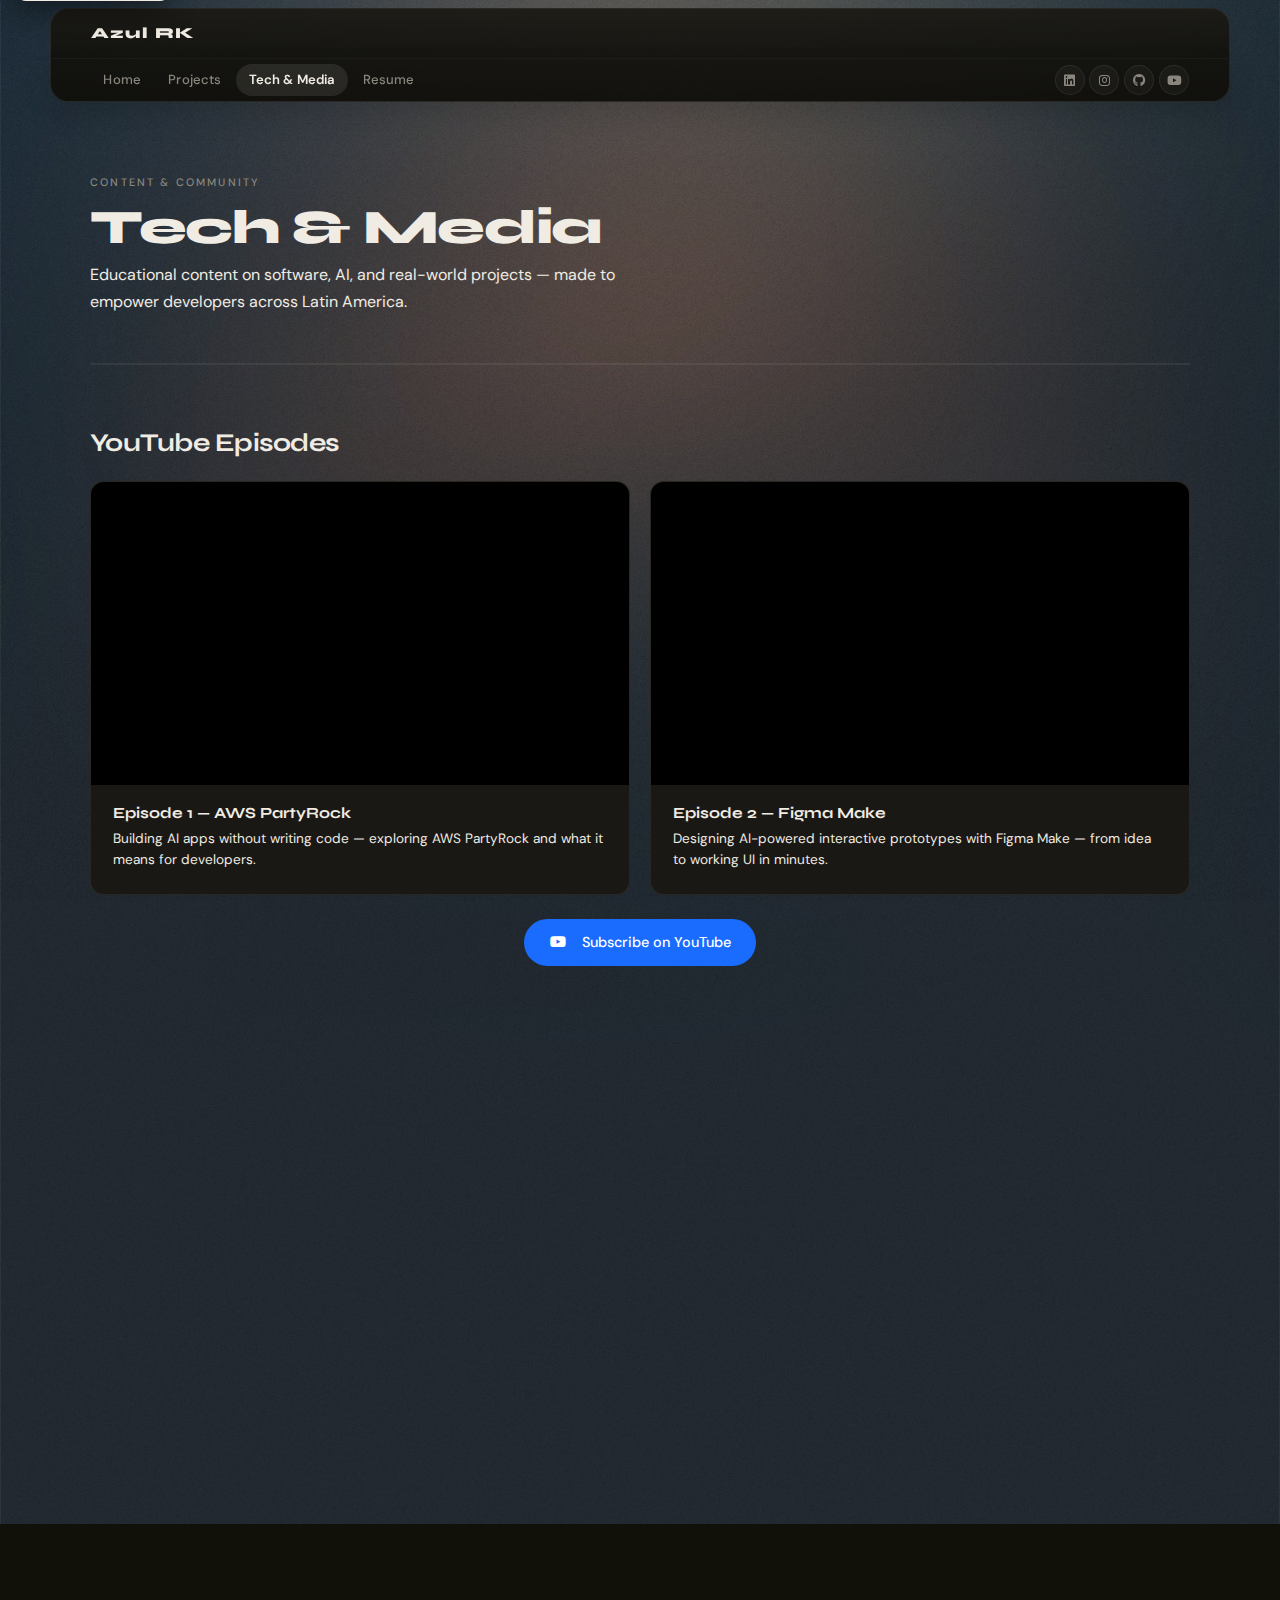
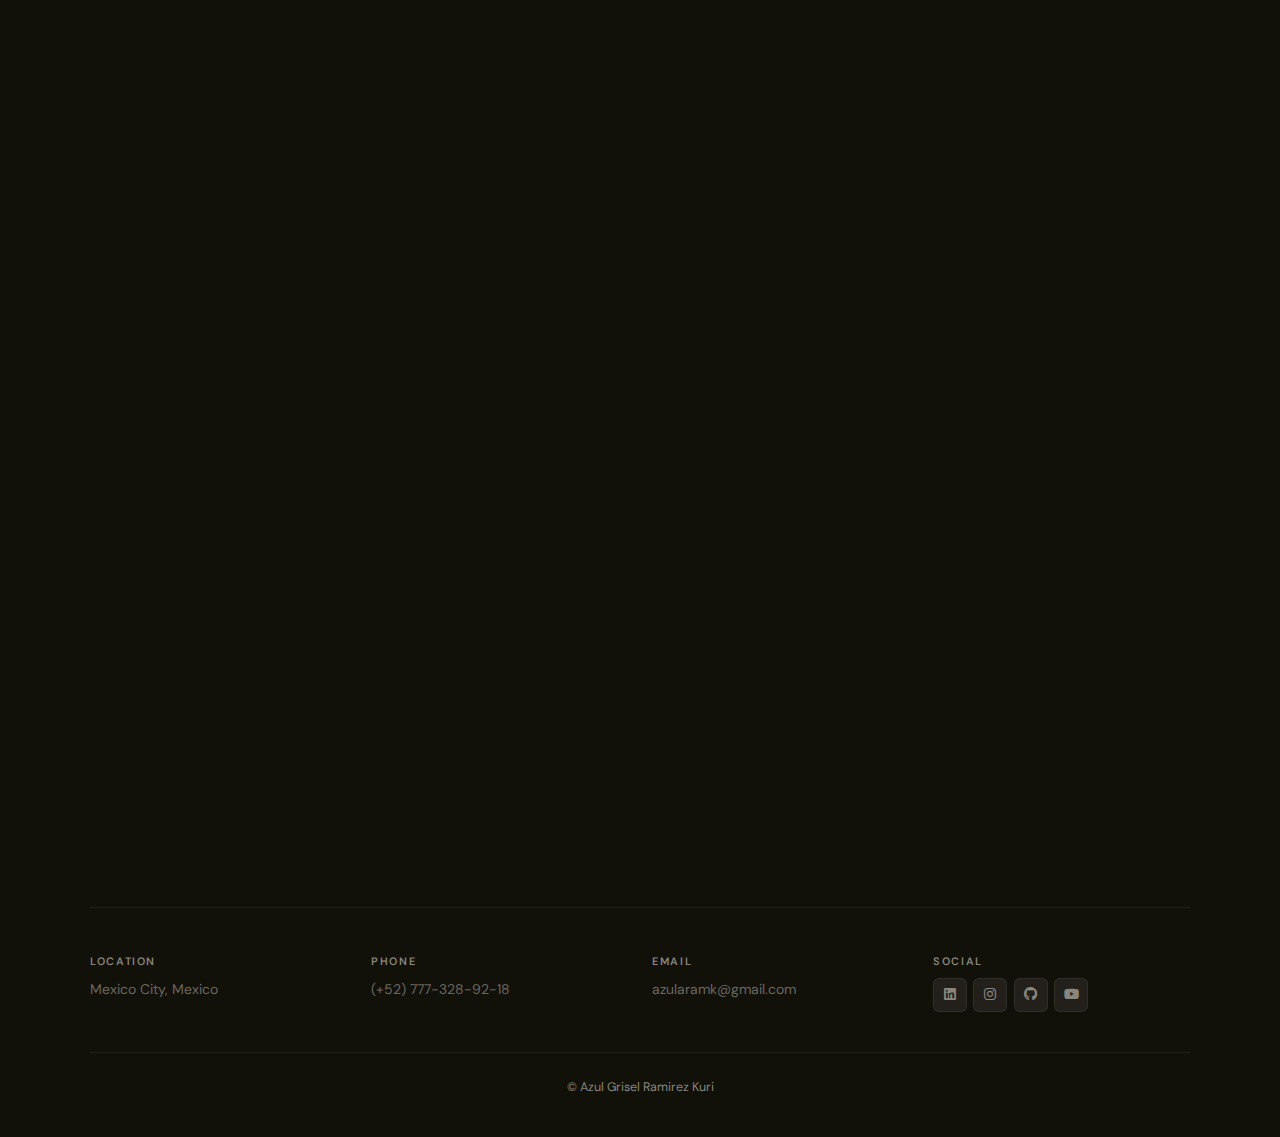
<file: tech.html>
<!DOCTYPE HTML>
<html lang="en">

<head>
  <meta charset="utf-8" />
  <title>Tech & Media — Azul Grisel Ramirez Kuri</title>
  <meta name="viewport" content="width=device-width, initial-scale=1" />
  <meta name="robots" content="index,follow" />
  <meta name="theme-color" content="#111009" />
  <meta name="description"
    content="Tech content, YouTube episodes, TikTok highlights, and language tracking by Azul Grisel Ramirez Kuri." />
  <link rel="canonical" href="https://www.azulrk.com/tech.html" />
  <meta property="og:site_name" content="AzulRK" />
  <meta property="og:type" content="website" />
  <meta property="og:title" content="Tech & Media — Azul Grisel Ramirez Kuri" />
  <meta property="og:description"
    content="Tech content, YouTube episodes, TikTok highlights, and language tracking by Azul Grisel Ramirez Kuri." />
  <meta property="og:url" content="https://www.azulrk.com/tech.html" />
  <meta property="og:image" content="https://www.azulrk.com/images/Life%20in%20motion/me.png" />
  <meta name="twitter:card" content="summary_large_image" />
  <meta name="twitter:title" content="Tech & Media — Azul Grisel Ramirez Kuri" />
  <meta name="twitter:description"
    content="Tech content, YouTube episodes, TikTok highlights, and language tracking by Azul Grisel Ramirez Kuri." />
  <meta name="twitter:image" content="https://www.azulrk.com/images/Life%20in%20motion/me.png" />

  <script async src="https://www.googletagmanager.com/gtag/js?id=G-4H06V4SLX7"></script>
  <script>
    window.dataLayer = window.dataLayer || [];
    function gtag() { dataLayer.push(arguments); }
    gtag('js', new Date()); gtag('config', 'G-4H06V4SLX7');
  </script>

  <link rel="stylesheet" href="assets/css/base.css" />
  <link rel="stylesheet" href="assets/css/layout.css" />
  <link rel="stylesheet" href="assets/css/components.css" />
  <link rel="stylesheet" href="assets/css/tech.css" />
  <link rel="preconnect" href="https://www.youtube.com" />
  <link rel="preconnect" href="https://www.tiktok.com" />
  <link rel="stylesheet" href="https://cdnjs.cloudflare.com/ajax/libs/font-awesome/6.5.0/css/all.min.css"
    crossorigin="anonymous" /> <noscript>
    <link rel="stylesheet" href="assets/css/noscript.css" />
  </noscript>
</head>

<body>
  <a class="skip-link" href="#main">Skip to content</a>
  <div id="wrapper" class="fade-in">

    <div class="site-chrome">
      <!-- ═══ HEADER ═══ -->
      <header id="header" role="banner">
        <a href="index.html" class="logo" aria-label="Home">Azul RK</a>
        <button class="nav-toggle" aria-label="Open menu" aria-controls="nav" aria-expanded="false">
          <i class="fas fa-bars" aria-hidden="true"></i>
        </button>
      </header>

      <!-- ═══ NAV ═══ -->
      <nav id="nav" role="navigation" aria-label="Main">
        <ul class="links">
          <li><a href="index.html">Home</a></li>
          <li><a href="projects.html">Projects</a></li>
          <li><a href="tech.html" aria-current="page" class="active">Tech & Media</a></li>
          <li><a href="resume.html">Resume</a></li>
        </ul>
        <ul class="icons">
          <li><a href="https://www.linkedin.com/in/azul-grisel-ramirez-kuri-7a213018a/" class="icon fab fa-linkedin"
              target="_blank" rel="noopener noreferrer"><span class="label">LinkedIn</span></a></li>
          <li><a href="https://www.instagram.com/azulramk/" class="icon fab fa-instagram" target="_blank"
              rel="noopener noreferrer"><span class="label">Instagram</span></a></li>
          <li><a href="https://github.com/AzulRK22" class="icon fab fa-github" target="_blank"
              rel="noopener noreferrer"><span class="label">GitHub</span></a></li>
          <li><a href="https://www.youtube.com/@azulrk" class="icon fab fa-youtube" target="_blank"
              rel="noopener noreferrer"><span class="label">YouTube</span></a></li>
        </ul>
      </nav>
    </div>
    <div class="nav-backdrop" hidden></div>

    <!-- ═══ MAIN ═══ -->
    <main id="main">

      <!-- Page hero -->
      <div class="tech-hero">
        <span class="section-label">Content & Community</span>
        <h1>Tech & Media</h1>
        <p>Educational content on software, AI, and real-world projects — made to empower developers across Latin
          America.</p>
      </div>

      <!-- ── YOUTUBE ── -->
      <section class="content-section reveal">
        <h2 class="content-section-title">YouTube Episodes</h2>

        <div class="youtube-grid">
          <article class="youtube-card">
            <div class="media-frame">
              <iframe src="https://www.youtube.com/embed/aBZNoGJcWJQ" title="Episode 1: AWS PartyRock" loading="lazy"
                allowfullscreen referrerpolicy="strict-origin-when-cross-origin"></iframe>
            </div>
            <div class="youtube-card-body">
              <h3>Episode 1 — AWS PartyRock</h3>
              <p>Building AI apps without writing code — exploring AWS PartyRock and what it means for developers.</p>
            </div>
          </article>

          <article class="youtube-card">
            <div class="media-frame">
              <iframe src="https://www.youtube.com/embed/cYbxAB3NyBo?start=40" title="Episode 2: Figma Make"
                loading="lazy" allowfullscreen referrerpolicy="strict-origin-when-cross-origin"></iframe>
            </div>
            <div class="youtube-card-body">
              <h3>Episode 2 — Figma Make</h3>
              <p>Designing AI-powered interactive prototypes with Figma Make — from idea to working UI in minutes.</p>
            </div>
          </article>
        </div>

        <div style="margin-top: 1.5rem; text-align: center;">
          <a href="https://www.youtube.com/@azulrk" target="_blank" rel="noopener noreferrer" class="btn-primary"
            style="display: inline-flex;">
            <i class="fab fa-youtube"></i>&nbsp; Subscribe on YouTube
          </a>
        </div>
      </section>

      <!-- ── TIKTOK ── -->
      <section class="content-section reveal">
        <h2 class="content-section-title">TikTok Highlights</h2>

        <div class="tiktok-grid">
          <article class="tiktok-card">
            <blockquote class="tiktok-embed" cite="https://www.tiktok.com/@azulrk22/video/7523772792177741074"
              data-video-id="7523772792177741074" aria-label="TikTok: Unboxings">
              <section>
                <a target="_blank" rel="noopener noreferrer" title="@azulrk22" href="https://www.tiktok.com/@azulrk22">@azulrk22</a>
              </section>
            </blockquote>
            <div class="tiktok-card-body">
              <h3>Unboxings</h3>
              <p>First impressions of gadgets and dev tools.</p>
            </div>
          </article>

          <article class="tiktok-card">
            <blockquote class="tiktok-embed" cite="https://www.tiktok.com/@azulrk22/video/7528595301205036306"
              data-video-id="7528595301205036306" aria-label="TikTok: Random Findings">
              <section>
                <a target="_blank" rel="noopener noreferrer" title="@azulrk22" href="https://www.tiktok.com/@azulrk22">@azulrk22</a>
              </section>
            </blockquote>
            <div class="tiktok-card-body">
              <h3>Random Findings</h3>
              <p>Easy and fun tryouts with apps and tools.</p>
            </div>
          </article>

          <article class="tiktok-card">
            <blockquote class="tiktok-embed" cite="https://www.tiktok.com/@azulrk22/video/7535655312733392136"
              data-video-id="7535655312733392136" aria-label="TikTok: Vlogs">
              <section>
                <a target="_blank" rel="noopener noreferrer" title="@azulrk22" href="https://www.tiktok.com/@azulrk22">@azulrk22</a>
              </section>
            </blockquote>
            <div class="tiktok-card-body">
              <h3>Vlogs</h3>
              <p>Day-in-the-life moments, travels, and events.</p>
            </div>
          </article>
        </div>

        <p class="tiktok-cta">
          Follow for more: <a href="https://www.tiktok.com/@azulrk22" target="_blank"
            rel="noopener noreferrer">@azulrk22</a>
        </p>
      </section>

      <!-- ── DUOLINGO ── -->
      <section id="duolingo" class="panel reveal" aria-labelledby="duo-title">
        <div class="section-head">
          <h2 id="duo-title" class="content-section-title">Duolingo — Live Stats</h2>
          <p class="sub">Tracking my daily streak and active languages</p>
        </div>

        <div class="duo-card" aria-live="polite">
          <div class="duo-row top">
            <div class="duo-appicon" aria-hidden="true">
              <img src="images/duolingo.svg" alt="Duolingo icon" loading="lazy" />
            </div>
            <div class="duo-streak">
              <div class="duo-streak-line">
                <span class="flame" aria-hidden="true"></span>
                <strong><span data-duo-streak>—</span> day streak</strong>
              </div>
              <small>auto-updated daily</small>
            </div>
            <a class="duo-btn" href="#" target="_blank" rel="noopener">View profile</a>
          </div>

          <hr class="duo-divider" />

          <div class="duo-block">
            <div class="duo-label">Languages</div>
            <ul class="duo-langlist" data-duo-langs></ul>
          </div>

          <div class="duo-block duo-optional" data-block="stats" hidden>
            <div class="duo-label">Stats</div>
            <ul class="duo-stats" data-duo-stats></ul>
          </div>

          <div class="duo-block duo-optional" data-block="achievements" hidden>
            <div class="duo-label">Achievements</div>
            <ul class="duo-badges" data-duo-achievements></ul>
          </div>
        </div>
      </section>

    </main><!-- /#main -->

    <!-- ═══ FOOTER ═══ -->
    <footer id="footer">
      <section class="split contact">
        <section class="alt">
          <h3>Location</h3>
          <p>Mexico City, Mexico</p>
        </section>
        <section>
          <h3>Phone</h3>
          <p><a href="tel:+527773289218">(+52) 777-328-92-18</a></p>
        </section>
        <section>
          <h3>Email</h3>
          <p><a href="mailto:azularamk@gmail.com">azularamk@gmail.com</a></p>
        </section>
        <section>
          <h3>Social</h3>
          <ul class="icons">
            <li><a href="https://www.linkedin.com/in/azul-grisel-ramirez-kuri-7a213018a/" target="_blank"
                rel="noopener noreferrer" class="icon fab fa-linkedin"><span class="label">LinkedIn</span></a></li>
            <li><a href="https://www.instagram.com/azulramk/" target="_blank" rel="noopener noreferrer"
                class="icon fab fa-instagram"><span class="label">Instagram</span></a></li>
            <li><a href="https://github.com/AzulRK22" target="_blank" rel="noopener noreferrer"
                class="icon fab fa-github"><span class="label">GitHub</span></a></li>
            <li><a href="https://www.youtube.com/@azulrk" target="_blank" rel="noopener noreferrer"
                class="icon fab fa-youtube"><span class="label">YouTube</span></a></li>
          </ul>
        </section>
      </section>
    </footer>
    <div id="copyright">
      <ul>
        <li>&copy; Azul Grisel Ramirez Kuri</li>
      </ul>
    </div>

  </div><!-- /#wrapper -->

  <script async src="https://www.tiktok.com/embed.js"></script>
  <script src="assets/js/nav.js"></script>
  <script src="assets/js/analytics.js"></script>
  <script defer src="assets/js/tech.js?v=3"></script>
</body>

</html>
</file>
<file: assets/css/gallery.css>
.image-gallery {
    position: relative;
    width: 30%;
    max-width: 1000px; /* Ajusta el ancho máximo de la galería */
    margin: 0 auto; /* Centra el contenedor de la galería en la pantalla */
    overflow: visible;
    display: flex; /* Usa flexbox para alinear el contenido */
    justify-content: center; /* Centra horizontalmente el contenedor de la galería */
}

.image-gallery .gallery-wrapper {
    display: flex; /* Usa flexbox para centrar las imágenes */
    align-items: center; /* Centra verticalmente las imágenes */
    justify-content: center; /* Centra horizontalmente las imágenes */
    width: 100%; /* Ajusta el ancho al contenedor de la galería */
    height: 100%; /* Ajusta la altura al contenedor de la galería */
}

.image-gallery .gallery-item {
    display: flex;
    align-items: center; /* Centra verticalmente las imágenes */
    justify-content: center; /* Centra horizontalmente las imágenes */
    width: 100%; /* Ajusta el ancho del contenedor de las imágenes */
    height: auto; /* Ajusta la altura del contenedor de las imágenes */
    box-sizing: border-box; /* Incluye padding y border en el tamaño del elemento */
}

.image-gallery .gallery-item img {
    max-width: 100%; /* Ajusta el ancho máximo de las imágenes al contenedor */
    max-height: 100%; /* Limita la altura máxima de las imágenes al contenedor */
    width: auto; /* Ajusta el ancho según la altura máxima */
    height: auto; /* Mantiene la proporción de las imágenes */
    object-fit: contain; /* Ajusta la imagen dentro del contenedor sin recortes */
}

.image-gallery .prev, .image-gallery .next {
    position: absolute;
    top: 50%;
    width: 40px; /* Ajusta el ancho de las flechas */
    height: 40px; /* Ajusta la altura de las flechas */
    background-color: rgba(158, 158, 158, 0.5); /* Fondo semi-transparente */
    color: white;
    border: none;
    border-radius: 50%;
    font-size: 24px; /* Ajusta el tamaño de la fuente */
    line-height: 40px;
    text-align: center;
    cursor: pointer;
    z-index: 20; /* Asegúrate de que las flechas estén por encima de otros elementos */
    transform: translateY(-50%); /* Centra verticalmente las flechas */
    padding: 0; /* Asegúrate de que no haya padding extra */
}

.image-gallery .prev {
    left: -60px; /* Mueve la flecha a la izquierda fuera del contenedor */
}

.image-gallery .next {
    right: -60px; /* Mueve la flecha a la derecha fuera del contenedor */
}

@media (max-width: 768px) {
    .image-gallery .prev, .image-gallery .next {
        width: 30px; /* Reduce el ancho de las flechas en pantallas pequeñas */
        height: 30px; /* Reduce la altura de las flechas en pantallas pequeñas */
        font-size: 18px; /* Ajusta el tamaño de la fuente */
    }

    .image-gallery .prev {
        left: -45px; /* Ajusta la posición a la izquierda en pantallas pequeñas */
    }

    .image-gallery .next {
        right: -45px; /* Ajusta la posición a la derecha en pantallas pequeñas */
    }

    .image-gallery .gallery-item img {
        max-height: 250px; /* Limita la altura máxima de las imágenes en pantallas pequeñas */
    }
}
</file>
<file: assets/css/layout.css>
/* ============================================================
   LAYOUT.CSS — Header, Nav, Footer, Main container
   azulrk.com · 2026
   ============================================================ */

:root {
  --site-chrome-h: 94px;
}

.skip-link {
  position: absolute;
  left: 1rem;
  top: -3rem;
  z-index: 1000;
  padding: 0.7rem 1rem;
  border-radius: var(--r-md);
  background: var(--cream);
  color: var(--ink) !important;
  text-decoration: none;
  font-weight: 700;
  box-shadow: var(--shadow-md);
  transition: top var(--t-fast);
}

.skip-link:focus {
  top: 1rem;
}

a:focus-visible,
button:focus-visible,
[role="button"]:focus-visible {
  outline: 2px solid var(--accent);
  outline-offset: 3px;
}

/* ── #main container ── */
#main {
  width: min(var(--max-w), 100% - var(--gutter) * 2);
  margin-inline: auto;
  padding-top: 0.5rem;
}

/* ── Section spacing ── */
#main > section {
  padding: 4rem 0;
  border-top: 1px solid var(--border);
}
#main > section:first-child {
  border-top: none;
}

/* ── HEADER ── */
.site-chrome {
  position: sticky;
  top: 0;
  z-index: 100;
  width: min(calc(var(--max-w) + (var(--gutter) * 2)), 100%);
  margin-inline: auto;
  padding-top: 0.5rem;
  isolation: isolate;
}

header#header {
  position: relative;
  display: flex;
  align-items: center;
  justify-content: space-between;
  padding: 0 var(--gutter);
  height: 50px;
  background:
    linear-gradient(180deg, rgba(28, 26, 21, 0.94) 0%, rgba(18, 17, 13, 0.92) 100%);
  border: 1px solid rgba(240, 236, 227, 0.09);
  border-bottom: 0;
  border-radius: 18px 18px 0 0;
  transition:
    background var(--t-base),
    border-color var(--t-base),
    box-shadow var(--t-base);
  box-shadow: 0 1px 0 rgba(240, 236, 227, 0.04);
}
#header .logo {
  font-family: var(--font-display);
  font-size: 0.96rem;
  font-weight: 800;
  letter-spacing: 0.08em;
  color: var(--cream) !important;
  text-decoration: none;
  transition: color var(--t-fast);
}
#header .logo:hover {
  color: var(--accent) !important;
}

/* ── NAV ── */
#nav {
  position: relative;
  display: flex;
  align-items: center;
  justify-content: space-between;
  gap: 1rem;
  padding: 0 var(--gutter);
  height: 44px;
  background:
    linear-gradient(180deg, rgba(18, 17, 13, 0.92) 0%, rgba(16, 15, 11, 0.96) 100%);
  border: 1px solid rgba(240, 236, 227, 0.09);
  border-top: 1px solid rgba(240, 236, 227, 0.05);
  border-radius: 0 0 18px 18px;
  transition:
    background var(--t-base),
    border-color var(--t-base),
    box-shadow var(--t-base);
  box-shadow: 0 14px 28px rgba(0, 0, 0, 0.14);
}

/* Nav links */
#nav .links {
  display: flex;
  list-style: none;
  padding: 0;
  margin: 0;
  gap: 0.15rem;
}
#nav .links a {
  display: inline-flex;
  align-items: center;
  padding: 0.3rem 0.78rem;
  border-radius: var(--r-pill);
  font-family: var(--font-body);
  font-size: 0.82rem;
  font-weight: 500;
  letter-spacing: 0.01em;
  color: var(--ink-3) !important;
  text-decoration: none;
  transition:
    color var(--t-fast),
    background var(--t-fast),
    transform var(--t-fast);
}
#nav .links a:hover {
  color: var(--cream) !important;
  background: rgba(240, 236, 227, 0.08);
  transform: translateY(-1px);
}
#nav .links a.active {
  color: var(--cream) !important;
  background: rgba(240, 236, 227, 0.1);
  font-weight: 600;
}

/* FIX: Nav social icons — necesitan tamaño, color y que el ícono FA sea visible */
#nav .icons {
  display: flex;
  list-style: none;
  padding: 0;
  margin: 0;
  gap: 0.3rem;
}
#nav .icons li a {
  display: flex !important;
  align-items: center;
  justify-content: center;
  width: 30px;
  height: 30px;
  border-radius: 999px;
  background: rgba(240, 236, 227, 0.04);
  border: 1px solid rgba(240, 236, 227, 0.08);
  color: var(--ink-3) !important;
  font-size: 0.8rem;
  text-decoration: none;
  transition:
    color var(--t-fast),
    border-color var(--t-fast),
    background var(--t-fast),
    transform var(--t-fast);
}
#nav .icons li a:hover {
  color: var(--cream) !important;
  border-color: rgba(240, 236, 227, 0.16);
  background: rgba(240, 236, 227, 0.1);
  transform: translateY(-1px);
}
/* El span .label dentro de los iconos no debe mostrarse */
#nav .icons li a .label {
  display: none;
}

/* ── Nav toggle (mobile burger) ── */
.nav-toggle {
  display: none;
  align-items: center;
  justify-content: center;
  width: 36px;
  height: 36px;
  border: 1px solid rgba(240, 236, 227, 0.1);
  border-radius: 999px;
  background: rgba(240, 236, 227, 0.06);
  color: var(--cream);
  cursor: pointer;
  font-size: 0.9rem;
  transition:
    background var(--t-fast),
    border-color var(--t-fast),
    transform var(--t-fast);
}
.nav-toggle:hover {
  background: rgba(240, 236, 227, 0.12);
  border-color: rgba(240, 236, 227, 0.16);
  transform: translateY(-1px);
}

.nav-backdrop {
  position: fixed;
  inset: 0;
  background: rgba(0, 0, 0, 0.6);
  z-index: 98;
  backdrop-filter: blur(2px);
}

body.nav-open {
  overflow: hidden;
}

/* ── Mobile nav ── */
@media (max-width: 880px) {
  :root {
    --site-chrome-h: 56px;
  }

  .site-chrome {
    position: sticky;
    width: 100%;
    padding-top: 0;
    isolation: auto;
  }

  .nav-toggle {
    display: flex;
  }

  header#header {
    height: 56px;
    border-radius: 0;
    border-left: 0;
    border-right: 0;
    background: rgba(11, 10, 9, 0.96);
  }

  #nav {
    position: fixed;
    top: 0;
    right: -300px;
    bottom: 0;
    width: 270px;
    height: 100dvh;
    flex-direction: column;
    align-items: flex-start;
    justify-content: flex-start;
    padding: 4.5rem 1.5rem 2rem;
    gap: 2rem;
    background: var(--surface-1);
    border-left: 1px solid var(--border);
    border-bottom: none;
    border-top: 0;
    border-radius: 0;
    backdrop-filter: none;
    transition: right var(--t-slow) var(--ease);
    z-index: 200;
    height: auto;
    min-height: 100dvh;
    overscroll-behavior: contain;
  }
  body.nav-open #nav {
    right: 0;
  }

  #nav .links {
    flex-direction: column;
    width: 100%;
    gap: 0.2rem;
  }
  #nav .links a {
    padding: 0.65rem 1rem;
    font-size: 1rem;
    border-radius: var(--r-md);
    width: 100%;
    transform: none;
  }
  #nav .icons {
    gap: 0.4rem;
  }
  #nav .icons li a {
    width: 40px;
    height: 40px;
    font-size: 1rem;
    border-radius: 999px;
  }
}

/* ── FOOTER ── */
#footer {
  width: min(var(--max-w), 100% - var(--gutter) * 2);
  margin-inline: auto;
  padding: 3rem 0 0;
  border-top: 1px solid var(--border);
}

#footer .split.contact {
  display: grid;
  grid-template-columns: repeat(4, 1fr);
  gap: 1.5rem;
  margin-bottom: 2.5rem;
}

/* FIX: footer headings — color visible */
#footer h3 {
  font-family: var(--font-body) !important;
  font-size: 0.68rem !important;
  font-weight: 600 !important;
  letter-spacing: 0.15em;
  text-transform: uppercase;
  color: var(--ink-3) !important;
  margin-bottom: 0.6rem;
}

/* FIX: footer text and links */
#footer p {
  font-size: 0.875rem;
  color: var(--ink-4) !important;
  margin: 0;
}
#footer p a {
  color: var(--ink-4) !important;
  transition: color var(--t-fast);
}
#footer p a:hover {
  color: var(--cream) !important;
}

/* FIX: footer social icons */
#footer .icons {
  display: flex;
  gap: 0.4rem;
  list-style: none;
  padding: 0;
  margin: 0;
}
#footer .icons li a {
  display: flex !important;
  align-items: center;
  justify-content: center;
  width: 34px;
  height: 34px;
  border-radius: var(--r-sm);
  background: var(--surface-3);
  border: 1px solid var(--border);
  color: var(--ink-3) !important;
  font-size: 0.85rem;
  text-decoration: none;
  transition:
    color var(--t-fast),
    background var(--t-fast);
}
#footer .icons li a:hover {
  color: var(--cream) !important;
  background: var(--surface-4);
}
#footer .icons li a .label {
  display: none;
}

@media (max-width: 720px) {
  #footer .split.contact {
    grid-template-columns: 1fr 1fr;
  }
}
@media (max-width: 480px) {
  #footer .split.contact {
    grid-template-columns: 1fr;
  }
}

@media (prefers-reduced-motion: reduce) {
  .skip-link,
  #nav,
  #nav .links a,
  #nav .icons li a,
  .nav-toggle,
  #footer .icons li a {
    transition: none;
  }
}

/* ── COPYRIGHT ── */
#copyright {
  width: min(var(--max-w), 100% - var(--gutter) * 2);
  margin-inline: auto;
  padding: 1.5rem 0 2.5rem;
  border-top: 1px solid var(--border);
}
#copyright ul {
  list-style: none;
  padding: 0;
  margin: 0;
  display: flex;
  gap: 0.5rem 1rem;
  flex-wrap: wrap;
  justify-content: center;
  font-size: 0.78rem;
  color: var(--ink-3);
}
#copyright a {
  color: var(--ink-3);
  transition: color var(--t-fast);
}
#copyright a:hover {
  color: var(--accent);
}
</file>
<file: assets/css/components.css>
/* ============================================================
   COMPONENTS.CSS — Shared reusable components
   azulrk.com · 2026
   ============================================================ */

/* ────────────────────────────────────────────────
   FIX: Font Awesome / Massively icon compatibility
   Las clases .icon.brands del tema heredado necesitan
   que sus links sean flex para mostrar el glyph
────────────────────────────────────────────────── */
.icon .label {
  display: none;
}
#nav .icons a,
#footer .icons a {
  display: flex !important;
  align-items: center;
  justify-content: center;
  font-size: 1rem;
  color: var(--ink-4) !important;
  text-decoration: none;
  transition: color var(--t-fast);
}
#nav .icons a:hover,
#footer .icons a:hover {
  color: var(--cream) !important;
}

/* ── Experience Card ── */
.exp-card {
  background: var(--surface-2);
  border: 1px solid var(--border);
  border-radius: var(--r-lg);
  padding: 2rem 2.25rem;
  position: relative;
  transition:
    border-color var(--t-base) var(--ease),
    box-shadow var(--t-base) var(--ease);
}
.exp-card:hover {
  border-color: var(--border-2);
  box-shadow: var(--shadow-md);
}
.exp-card.current::after {
  content: "Current";
  position: absolute;
  top: 1.25rem;
  right: 1.25rem;
  font-size: 0.68rem;
  font-weight: 600;
  letter-spacing: 0.08em;
  text-transform: uppercase;
  padding: 4px 10px;
  border-radius: var(--r-pill);
  background: var(--accent-dim);
  color: #7ab0ff;
  border: 1px solid rgba(26, 108, 255, 0.2);
}
.exp-company {
  font-family: var(--font-display);
  font-size: 1.15rem;
  font-weight: 700;
  color: var(--cream);
  margin: 0 0 0.2rem;
}
.exp-role {
  font-size: 0.875rem;
  font-weight: 500;
  color: #7ab0ff;
  margin: 0 0 0.2rem;
}
.exp-duration {
  font-size: 0.78rem;
  color: var(--ink-4);
  margin: 0 0 1.25rem;
}
.exp-description {
  font-size: 0.9rem;
  color: var(--cream-2);
  line-height: 1.7;
  margin: 0 0 1.25rem;
}
.exp-bullets {
  list-style: none;
  padding: 0;
  margin: 0 0 1.25rem;
}
.exp-bullets li {
  font-size: 0.875rem;
  color: var(--cream-2);
  padding: 0.3rem 0 0.3rem 1.25rem;
  position: relative;
  line-height: 1.6;
}
.exp-bullets li::before {
  content: "→";
  position: absolute;
  left: 0;
  color: #7ab0ff;
  font-size: 0.72rem;
  top: 0.48rem;
}
.exp-tags {
  display: flex;
  flex-wrap: wrap;
  gap: 0.35rem;
}

/* ────────────────────────────────────────────────
   FIX: Project cards hover
   El conflicto era: .reveal usa transform:translateY(24px)
   y el hover también usaba translateY(-3px). Al hacerse visible
   la tarjeta ya tenía transform:translateY(0) y el hover añadía
   otro transform causando un "salto". 
   Solución: hover solo actúa después de que .visible está en el DOM.
────────────────────────────────────────────────── */
.project-card-v2 {
  background: var(--surface-2);
  border: 1px solid var(--border);
  border-radius: var(--r-lg);
  overflow: hidden;
  display: flex;
  flex-direction: column;
  transition:
    border-color var(--t-base) var(--ease),
    box-shadow var(--t-base) var(--ease);
}
.project-card-v2.visible {
  transition:
    border-color var(--t-base) var(--ease),
    box-shadow var(--t-base) var(--ease),
    transform var(--t-base) var(--ease);
}
.project-card-v2.visible:hover {
  border-color: var(--border-2);
  box-shadow: var(--shadow-md);
  transform: translateY(-4px);
}
.project-card-v2 img {
  width: 100%;
  height: 200px;
  object-fit: cover;
  display: block;
  border-bottom: 1px solid var(--border);
  background: var(--surface-3);
}
.project-card-body {
  padding: 1.5rem;
  flex: 1;
  display: flex;
  flex-direction: column;
}
.project-card-title {
  font-family: var(--font-display);
  font-size: 1rem;
  font-weight: 700;
  color: var(--cream);
  margin: 0.5rem 0;
  line-height: 1.3;
}
.project-card-desc {
  font-size: 0.875rem;
  color: var(--cream-2);
  line-height: 1.65;
  flex: 1;
  margin: 0 0 1rem;
}
.project-tech {
  display: flex;
  flex-wrap: wrap;
  gap: 0.35rem;
  margin-bottom: 1.25rem;
}
.project-links {
  display: flex;
  gap: 1rem;
  align-items: center;
}
.project-link {
  display: inline-flex;
  align-items: center;
  gap: 0.35rem;
  font-size: 0.85rem;
  font-weight: 500;
  color: #7ab0ff;
  text-decoration: none;
  margin-top: auto;
  transition: gap var(--t-fast);
}
.project-link:hover {
  gap: 0.6rem;
}
.project-link.secondary {
  color: var(--cream-2);
}
.project-link.secondary:hover {
  color: var(--cream);
}
.project-link.demo {
  background: var(--accent);
  color: var(--surface-0);
  padding: 0.5rem 1rem;
  border-radius: var(--r-md);
  font-weight: 600;
}
.project-link.demo:hover {
  background: var(--accent-hover);
  color: var(--surface-0);
  gap: 0.35rem;
}

/* ── Certification card ── */
.cert-card {
  display: flex;
  align-items: center;
  gap: 1rem;
  background: var(--surface-2);
  border: 1px solid var(--border);
  border-radius: var(--r-lg);
  padding: 1.1rem 1.4rem;
  text-decoration: none;
  transition:
    border-color var(--t-base),
    box-shadow var(--t-base),
    transform var(--t-base);
}
.cert-card:hover {
  border-color: var(--border-2);
  box-shadow: var(--shadow-sm);
  transform: translateY(-1px);
}
.cert-card img {
  width: 48px;
  height: 48px;
  object-fit: contain;
  flex-shrink: 0;
}
.cert-card-name {
  font-size: 0.875rem;
  font-weight: 500;
  color: var(--cream);
  margin: 0 0 2px;
}
.cert-card-issuer {
  font-size: 0.75rem;
  color: var(--ink-4);
  margin: 0;
}
.cert-hover-detail {
  font-size: 0.7rem;
  color: var(--cream-2);
  margin: 0.3rem 0 0;
  opacity: 0;
  transition: opacity var(--t-fast);
}
.cert-card:hover .cert-hover-detail {
  opacity: 1;
}

/* ── Skill group ── */
.skill-group {
  background: var(--surface-2);
  border: 1px solid var(--border);
  border-radius: var(--r-lg);
  padding: 1.4rem 1.5rem;
}
.skill-group-label {
  font-size: 0.68rem;
  font-weight: 600;
  letter-spacing: 0.14em;
  text-transform: uppercase;
  color: var(--ink-4);
  margin-bottom: 0.8rem;
}
.skill-pills {
  display: flex;
  flex-wrap: wrap;
  gap: 0.35rem;
}
.skill-pill {
  font-size: 0.8rem;
  color: var(--cream-2);
  background: var(--surface-3);
  border: 1px solid var(--border);
  padding: 5px 11px;
  border-radius: var(--r-pill);
  font-weight: 400;
  line-height: 1.4;
}
.skill-pill.primary {
  background: var(--accent-dim);
  border-color: rgba(26, 108, 255, 0.25);
  color: #7ab0ff;
  font-weight: 500;
}

/* ── What I bring card ── */
.bring-card {
  background: var(--surface-2);
  border: 1px solid var(--border);
  border-radius: var(--r-lg);
  padding: 1.75rem;
  transition:
    border-color var(--t-base),
    box-shadow var(--t-base);
}
.bring-card:hover {
  border-color: var(--border-2);
  box-shadow: var(--shadow-sm);
}
.bring-icon {
  font-size: 1.4rem;
  margin-bottom: 0.75rem;
  display: block;
  line-height: 1;
}
.bring-title {
  font-family: var(--font-display);
  font-size: 0.975rem;
  font-weight: 700;
  color: var(--cream);
  margin: 0 0 0.5rem;
}
.bring-body {
  font-size: 0.875rem;
  color: var(--cream-2);
  line-height: 1.65;
  margin: 0;
}

/* ── Infosys cert item ── */
.infosys-item {
  background: var(--surface-2);
  border: 1px solid var(--border);
  border-radius: var(--r-md);
  padding: 0.9rem 1.2rem;
  display: flex;
  flex-direction: column;
  gap: 3px;
}
.infosys-item-name {
  font-size: 0.85rem;
  font-weight: 500;
  color: var(--cream);
  line-height: 1.4;
}
.infosys-item-date {
  font-size: 0.75rem;
  color: var(--ink-4);
}

/* ── Advocacy banner ── */
.advocacy-banner {
  background: var(--surface-2);
  border: 1px solid var(--border);
  border-radius: var(--r-lg);
  padding: 2.25rem 2.5rem;
  display: flex;
  align-items: center;
  justify-content: space-between;
  gap: 2rem;
  flex-wrap: wrap;
  transition: border-color var(--t-base);
}
.advocacy-banner:hover {
  border-color: var(--border-2);
}
.advocacy-text h3 {
  font-family: var(--font-display);
  font-size: 1.1rem;
  font-weight: 700;
  color: var(--cream);
  margin: 0 0 0.35rem;
}
.advocacy-text p {
  font-size: 0.875rem;
  color: var(--cream-2);
  margin: 0;
  max-width: 44ch;
}

/* ────────────────────────────────────────────────
   FIX: Gallery swiper
   Problema: overflow:hidden en .hero-swiper cortaba
   las flechas absolutas de Swiper.
   Solución: overflow visible en el wrapper, hidden
   solo en el inner ring de slides.
────────────────────────────────────────────────── */
.gallery-swiper-wrap {
  position: relative;
  /* padding horizontal para que las flechas externas tengan espacio */
  padding: 0 50px;
}
.hero-swiper {
  border-radius: var(--r-lg);
  border: 1px solid var(--border);
  overflow: hidden; /* clips las slides */
  position: relative;
}
.hero-swiper .swiper-slide img {
  width: 100%;
  height: clamp(280px, 48vw, 580px);
  object-fit: contain;
  object-position: center;
  display: block;
}
/* Flechas posicionadas sobre el wrapper externo */
.gallery-swiper-wrap .swiper-button-prev,
.gallery-swiper-wrap .swiper-button-next {
  position: absolute;
  top: 50%;
  transform: translateY(-50%);
  width: 40px;
  height: 40px;
  border-radius: 50%;
  background: rgba(255, 255, 255, 0.9);
  border: 1px solid rgba(0, 0, 0, 0.1);
  color: #333;
  z-index: 20;
  margin-top: 0;
  cursor: pointer;
  display: flex;
  align-items: center;
  justify-content: center;
  transition: all 0.3s ease;
  box-shadow: 0 2px 8px rgba(0, 0, 0, 0.15);
}
.gallery-swiper-wrap .swiper-button-prev {
  left: 10px;
}
.gallery-swiper-wrap .swiper-button-next {
  right: 10px;
}
.gallery-swiper-wrap .swiper-button-prev:hover,
.gallery-swiper-wrap .swiper-button-next:hover {
  background: rgba(255, 255, 255, 1);
  transform: translateY(-50%) scale(1.1);
  box-shadow: 0 4px 12px rgba(0, 0, 0, 0.2);
}
.gallery-swiper-wrap .swiper-button-prev::after,
.gallery-swiper-wrap .swiper-button-next::after {
  content: "";
}
.gallery-swiper-wrap .swiper-button-prev::before {
  content: "‹";
  font-size: 24px;
  font-weight: bold;
  color: #333;
}
.gallery-swiper-wrap .swiper-button-next::before {
  content: "›";
  font-size: 24px;
  font-weight: bold;
  color: #333;
}
.hero-swiper .swiper-pagination {
  bottom: 10px;
}
.hero-swiper .swiper-pagination-bullet {
  background: rgba(242, 239, 232, 0.45);
  opacity: 1;
  width: 6px;
  height: 6px;
}
.hero-swiper .swiper-pagination-bullet-active {
  background: var(--cream);
}
@media (max-width: 600px) {
  .gallery-swiper-wrap {
    padding: 0 45px;
  }
  .gallery-swiper-wrap .swiper-button-prev {
    left: 5px;
  }
  .gallery-swiper-wrap .swiper-button-next {
    right: 5px;
  }
  .hero-swiper .swiper-slide img {
    height: clamp(200px, 60vw, 320px);
  }
}

/* ── Closing quote ── */
.signature-quote {
  text-align: center;
  font-family: var(--font-display);
  font-size: clamp(1rem, 2.5vw, 1.4rem);
  font-weight: 700;
  color: var(--ink-4);
  letter-spacing: -0.01em;
  padding: 4rem 1rem 3rem;
  margin: 0;
  line-height: 1.5;
}

/* ── Stats ── */
.stat-num {
  font-family: var(--font-display);
  font-size: 2.2rem;
  font-weight: 800;
  color: var(--cream);
  line-height: 1;
  display: block;
}
.stat-label {
  font-size: 0.72rem;
  letter-spacing: 0.1em;
  text-transform: uppercase;
  color: var(--ink-4);
  display: block;
  margin-top: 4px;
}

/* ── Global tags ── */
.tag {
  display: inline-block;
  font-size: 0.72rem;
  font-weight: 500;
  padding: 3px 10px;
  border-radius: var(--r-pill);
  border: 1px solid var(--border-2);
  background: var(--surface-3);
  color: var(--cream-2);
  line-height: 1.6;
}
.tag.accent {
  background: var(--accent-dim);
  border-color: rgba(26, 108, 255, 0.25);
  color: #7ab0ff;
}

/* ── Award badge ── */
.award-badge {
  display: inline-flex;
  align-items: center;
  gap: 5px;
  font-size: 0.68rem;
  font-weight: 600;
  letter-spacing: 0.05em;
  text-transform: uppercase;
  padding: 4px 10px;
  border-radius: var(--r-pill);
  background: rgba(201, 146, 10, 0.12);
  border: 1px solid rgba(201, 146, 10, 0.28);
  color: #e8b84b;
  line-height: 1.6;
  margin-bottom: 0.5rem;
}

/* ── Buttons ── */
.btn-primary {
  display: inline-flex;
  align-items: center;
  gap: 0.5rem;
  background: var(--accent);
  color: #fff !important;
  padding: 0.75rem 1.6rem;
  border-radius: var(--r-pill);
  font-family: var(--font-body);
  font-size: 0.9rem;
  font-weight: 500;
  text-decoration: none !important;
  border: none;
  cursor: pointer;
  transition:
    background var(--t-fast),
    transform var(--t-fast);
}
.btn-primary:hover {
  background: var(--accent-dark);
  transform: translateY(-1px);
}

.btn-ghost {
  display: inline-flex;
  align-items: center;
  gap: 0.5rem;
  color: var(--ink-4) !important;
  padding: 0.75rem 1.4rem;
  border-radius: var(--r-pill);
  border: 1px solid var(--border-2);
  background: transparent;
  font-family: var(--font-body);
  font-size: 0.9rem;
  font-weight: 400;
  text-decoration: none !important;
  cursor: pointer;
  transition:
    border-color var(--t-fast),
    color var(--t-fast),
    transform var(--t-fast);
}
.btn-ghost:hover {
  color: var(--cream) !important;
  border-color: var(--border-3);
  transform: translateY(-1px);
}

/* ── Reveal ── */
.reveal {
  opacity: 0;
  transform: translateY(24px);
  transition:
    opacity 0.55s var(--ease),
    transform 0.55s var(--ease);
}
.reveal.visible {
  opacity: 1;
  transform: translateY(0);
}
@media (prefers-reduced-motion: reduce) {
  .reveal {
    transition: none;
    opacity: 1;
    transform: none;
  }
}

@media (max-width: 480px) {
  .exp-card {
    padding: 1.4rem 1.25rem;
  }
  .exp-card.current::after {
    position: static;
    display: inline-block;
    margin-bottom: 0.75rem;
  }
  .advocacy-banner {
    flex-direction: column;
    align-items: flex-start;
  }
}
</file>
<file: assets/css/tech.css>
/* ============================================================
   TECH.CSS — Tech & Media page
   azulrk.com · 2026
   ============================================================ */

/* ── Page hero ── */
.tech-hero {
  padding: 4rem 0 3rem;
  border-bottom: 1px solid var(--border);
  margin-bottom: 0;
}
.tech-hero h1 {
  font-family: var(--font-display);
  font-size: clamp(2rem, 5vw, 3rem);
  font-weight: 800;
  letter-spacing: -0.03em;
  color: var(--cream);
  margin: 0 0 0.5rem;
}
.tech-hero p {
  font-size: 1rem;
  color: var(--ink-2);
  max-width: 52ch;
  margin: 0;
}

/* ── Content section wrapper ── */
.content-section {
  padding: 3.5rem 0;
  border-top: 1px solid var(--border);
}
.content-section:first-of-type {
  border-top: none;
}

.content-section-title {
  font-family: var(--font-display);
  font-size: clamp(1.2rem, 2.5vw, 1.6rem);
  font-weight: 700;
  letter-spacing: -0.02em;
  color: var(--cream);
  margin: 0 0 1.5rem;
}

/* ── YouTube grid ── */
.youtube-grid {
  display: grid;
  grid-template-columns: repeat(auto-fit, minmax(320px, 1fr));
  gap: 1.25rem;
}

.youtube-card {
  background: var(--surface-2);
  border: 1px solid var(--border);
  border-radius: var(--r-lg);
  overflow: hidden;
  transition:
    border-color var(--t-base),
    box-shadow var(--t-base),
    transform var(--t-base);
}
.youtube-card:hover {
  border-color: var(--border-2);
  box-shadow: var(--shadow-md);
  transform: translateY(-3px);
}

.media-frame {
  width: 100%;
  aspect-ratio: 16 / 9;
  background: #000;
  overflow: hidden;
}
.media-frame iframe {
  width: 100%;
  height: 100%;
  border: 0;
  display: block;
}

.youtube-card-body {
  padding: 1.25rem 1.4rem 1.4rem;
}
.youtube-card-body h3 {
  font-family: var(--font-display);
  font-size: 0.975rem;
  font-weight: 700;
  color: var(--cream);
  margin: 0 0 0.35rem;
}
.youtube-card-body p {
  font-size: 0.85rem;
  color: var(--ink-2);
  margin: 0;
  line-height: 1.6;
}

/* ── TikTok grid ── */
.tiktok-grid {
  display: grid;
  grid-template-columns: repeat(auto-fit, minmax(260px, 1fr));
  gap: 1.25rem;
  align-items: start;
}

.tiktok-card {
  background: var(--surface-2);
  border: 1px solid var(--border);
  border-radius: var(--r-lg);
  overflow: hidden;
  transition:
    border-color var(--t-base),
    box-shadow var(--t-base),
    transform var(--t-base);
}
.tiktok-card:hover {
  border-color: var(--border-2);
  box-shadow: var(--shadow-md);
  transform: translateY(-3px);
}

.tiktok-card .tiktok-embed {
  display: block !important;
  width: 100% !important;
  max-width: 100% !important;
  aspect-ratio: 9 / 16;
  background: #000;
}

.tiktok-card-body {
  padding: 1rem 1.25rem 1.25rem;
}
.tiktok-card-body h3 {
  font-family: var(--font-display);
  font-size: 0.9rem;
  font-weight: 700;
  color: var(--cream);
  margin: 0 0 0.25rem;
}
.tiktok-card-body p {
  font-size: 0.82rem;
  color: var(--ink-2);
  margin: 0;
}

.tiktok-cta {
  text-align: center;
  font-size: 0.875rem;
  color: var(--ink-2) !important;
  margin: 1.25rem 0 0;
}
.tiktok-cta a {
  color: var(--accent);
  font-weight: 500;
}
.tiktok-cta a:hover {
  text-decoration: underline;
}

/* ── Duolingo panel ── */
#duolingo.panel {
  padding: 3.5rem 0;
  border-top: 1px solid var(--border);
}
.section-head {
  margin-bottom: 1.5rem;
}
.section-head h2 {
  font-family: var(--font-display);
  font-size: clamp(1.2rem, 2.5vw, 1.6rem);
  font-weight: 700;
  color: var(--cream);
  margin: 0 0 0.3rem;
}
.section-head .sub {
  font-size: 0.875rem;
  color: var(--ink-2);
  margin: 0;
}

.duo-card {
  background: var(--surface-2);
  border: 1px solid var(--border);
  border-radius: var(--r-lg);
  padding: 1.5rem 1.75rem;
  color: var(--cream);
  max-width: 580px;
}

.duo-row.top {
  display: grid;
  grid-template-columns: auto 1fr auto;
  align-items: center;
  gap: 1rem;
}
.duo-appicon img {
  width: 44px;
  height: 44px;
  display: block;
}

.duo-streak-line {
  display: flex;
  align-items: center;
  gap: 0.6rem;
  font-size: clamp(1rem, 1.5vw + 0.75rem, 1.4rem);
  font-family: var(--font-display);
  font-weight: 700;
  color: var(--cream);
}
.duo-streak small {
  font-size: 0.75rem;
  color: var(--ink-3);
  font-weight: 400;
  font-family: var(--font-body);
}

.flame {
  width: 26px;
  height: 26px;
  border-radius: var(--r-pill);
  background: linear-gradient(135deg, #ff9800, #ff5722);
  display: inline-flex;
  align-items: center;
  justify-content: center;
  flex-shrink: 0;
}
.flame::before {
  content: "🔥";
  font-size: 14px;
}

.duo-btn {
  display: inline-flex;
  align-items: center;
  justify-content: center;
  padding: 0.55rem 1rem;
  border-radius: var(--r-md);
  background: var(--surface-4);
  border: 1px solid var(--border-2);
  color: var(--cream);
  font-size: 0.82rem;
  font-weight: 500;
  font-family: var(--font-body);
  text-decoration: none;
  transition:
    background var(--t-fast),
    border-color var(--t-fast);
}
.duo-btn:hover {
  background: var(--surface-4);
  border-color: var(--border-3);
}

.duo-divider {
  margin: 1.1rem 0;
  border: 0;
  height: 1px;
  background: var(--border);
}

.duo-block + .duo-block {
  margin-top: 0.8rem;
}
.duo-label {
  font-size: 0.68rem;
  font-weight: 600;
  letter-spacing: 0.14em;
  text-transform: uppercase;
  color: var(--ink-3);
  margin-bottom: 0.5rem;
}

.duo-langlist {
  display: flex;
  flex-wrap: wrap;
  gap: 0.5rem;
  padding: 0;
  margin: 0;
  list-style: none;
}
.duo-lang {
  display: inline-flex;
  align-items: center;
  gap: 0.4rem;
  background: var(--surface-3);
  border: 1px solid var(--border);
  border-radius: var(--r-pill);
  padding: 0.3rem 0.7rem;
  font-size: 0.82rem;
}
.duo-lang .flag {
  font-size: 1rem;
  line-height: 1;
}
.duo-lang .name {
  font-weight: 500;
  color: var(--cream);
}
.duo-lang .lvl {
  font-size: 0.72rem;
  font-weight: 600;
  background: rgba(26, 108, 255, 0.15);
  color: #7ab0ff;
  padding: 1px 6px;
  border-radius: var(--r-sm);
}
.duo-lang .xp {
  font-size: 0.72rem;
  color: var(--ink-3);
}

.duo-stats {
  display: flex;
  flex-wrap: wrap;
  gap: 0.5rem;
  padding: 0;
  margin: 0;
  list-style: none;
}
.duo-stat {
  display: inline-flex;
  align-items: center;
  gap: 0.4rem;
  background: var(--surface-3);
  border: 1px solid var(--border);
  border-radius: var(--r-md);
  padding: 0.35rem 0.65rem;
  font-size: 0.82rem;
  color: var(--cream);
}

.duo-badges {
  display: flex;
  flex-wrap: wrap;
  gap: 0.5rem;
  padding: 0;
  margin: 0;
  list-style: none;
}
.duo-badge {
  background: var(--warm-dim);
  border: 1px solid rgba(224, 122, 58, 0.2);
  color: var(--warm);
  border-radius: var(--r-md);
  padding: 0.3rem 0.55rem;
  font-size: 0.78rem;
  font-weight: 600;
}

/* ── Reveal ── */
.reveal {
  opacity: 0;
  transform: translateY(24px);
  transition:
    opacity 0.55s var(--ease),
    transform 0.55s var(--ease);
}
.reveal.visible {
  opacity: 1;
  transform: translateY(0);
}

@media (prefers-reduced-motion: reduce) {
  .youtube-card:hover,
  .tiktok-card:hover {
    transform: none;
  }
  .reveal {
    transition: none;
    opacity: 1;
    transform: none;
  }
}

/* ── Responsive ── */
@media (max-width: 760px) {
  .duo-row.top {
    grid-template-columns: 1fr;
    justify-items: center;
    text-align: center;
    gap: 0.75rem;
  }
  .duo-btn {
    width: 100%;
    max-width: 320px;
  }
  .duo-streak-line {
    justify-content: center;
  }
  .tiktok-grid {
    grid-template-columns: 1fr;
    max-width: 420px;
    margin-inline: auto;
  }
}
@media (max-width: 480px) {
  .youtube-grid {
    grid-template-columns: 1fr;
  }
}
</file>
<file: assets/css/main.css>
@import url(fontawesome-all.min.css);
@import url("https://fonts.googleapis.com/css?family=Merriweather:300,700,300italic,700italic|Source+Sans+Pro:900");

/*
	Massively by HTML5 UP
	html5up.net | @ajlkn
	Free for personal and commercial use under the CCA 3.0 license (html5up.net/license)
*/

html,
body,
div,
span,
applet,
object,
iframe,
h1,
h2,
h3,
h4,
h5,
h6,
p,
blockquote,
pre,
a,
abbr,
acronym,
address,
big,
cite,
code,
del,
dfn,
em,
img,
ins,
kbd,
q,
s,
samp,
small,
strike,
strong,
sub,
sup,
tt,
var,
b,
u,
i,
center,
dl,
dt,
dd,
ol,
ul,
li,
fieldset,
form,
label,
legend,
table,
caption,
tbody,
tfoot,
thead,
tr,
th,
td,
article,
aside,
canvas,
details,
embed,
figure,
figcaption,
footer,
header,
hgroup,
menu,
nav,
output,
ruby,
section,
summary,
time,
mark,
audio,
video {
  margin: 0;
  padding: 0;
  border: 0;
  font-size: 100%;
  font: inherit;
  vertical-align: baseline;
}

article,
aside,
details,
figcaption,
figure,
footer,
header,
hgroup,
menu,
nav,
section {
  display: block;
}

body {
  line-height: 1;
}

/* Swiper container styling */
.swiper-container {
  width: 100%;
  height: 300px; /* Ajusta la altura del carrusel según sea necesario */
  margin-top: 20px; /* Espacio entre el texto y el carrusel */
  margin-bottom: 60px; /* Espacio adicional para evitar choque con el botón */
  position: relative; /* Posicionamiento para los botones de navegación */
}

.swiper-wrapper {
  display: flex;
  align-items: center; /* Centrar verticalmente las imágenes */
}

.swiper-slide {
  display: flex;
  justify-content: center;
  align-items: center;
  width: 200px; /* Ajusta el ancho de las imágenes */
  height: 200px; /* Ajusta la altura de las imágenes */
}

.swiper-slide img {
  max-width: 100%;
  max-height: 100%;
  object-fit: cover; /* Asegura que las imágenes se ajusten al tamaño sin deformarse */
  border-radius: 10px; /* Esquinas redondeadas */
  box-shadow: 0 4px 8px rgba(0, 0, 0, 0.2); /* Efecto de sombra */
  border: 2px solid #ccc; /* Borde */
}

/* Pagination and navigation styling */
.swiper-pagination {
  position: absolute;
  bottom: 10px;
  left: 50%;
  transform: translateX(-50%);
  display: flex;
  justify-content: center;
}

.swiper-pagination-bullet {
  background: #ccc; /* Ajustar para que coincida con el color del borde */
}

.swiper-button-next,
.swiper-button-prev {
  color: #ccc; /* Ajustar para que coincida con el color del borde */
  width: 30px; /* Tamaño de los botones de navegación */
  height: 30px;
  background: rgba(255, 255, 255, 0.8); /* Fondo para visibilidad */
  border-radius: 50%; /* Botones redondeados */
}

.swiper-button-next {
  right: 10px; /* Posicionar el botón de siguiente */
}

.swiper-button-prev {
  left: 10px; /* Posicionar el botón de anterior */
}

/* Responsive adjustments */
@media screen and (max-width: 980px) {
  .swiper-container {
    height: 250px; /* Ajustar la altura para pantallas más pequeñas */
  }

  .swiper-slide {
    width: 150px; /* Ajustar el ancho para pantallas más pequeñas */
    height: 150px; /* Ajustar la altura para pantallas más pequeñas */
  }
}

#experience {
  margin: 20px 0;
}

.experience-item {
  background-color: #f9f9f9;
  border: 1px solid #ddd;
  border-radius: 8px;
  padding: 20px;
  margin-bottom: 20px;
}

.experience-item h3 {
  color: #333;
}

.experience-item h4 {
  color: #555;
}

.experience-item ul {
  list-style-type: disc;
  margin-left: 20px;
}

.experience-item ul li {
  margin-bottom: 10px;
}

/* Container for certifications */
.certifications-container {
  display: flex;
  flex-wrap: wrap;
  gap: 20px; /* Espacio entre elementos */
  justify-content: center;
  margin-top: 20px;
}

/* Individual certification item styling */
.certification-item {
  background: #f9f9f9; /* Fondo claro */
  border-radius: 10px; /* Esquinas redondeadas */
  box-shadow: 0 4px 8px rgba(0, 0, 0, 0.1); /* Efecto de sombra */
  padding: 20px;
  width: 300px; /* Ancho fijo */
  text-align: center; /* Centrar texto */
}

/* Badge image styling */
.certification-badge {
  max-width: 100px; /* Tamaño del badge */
  height: auto;
  border-radius: 10px; /* Bordes redondeados */
  margin-bottom: 15px; /* Espacio debajo de la imagen */
}

/* Certification info styling */
.certification-info {
  text-align: center; /* Centrar texto en la información */
  margin-top: 10px; /* Espacio encima del texto */
}

/* Heading styling */
.certification-info h3 {
  margin: 0; /* Quitar margen por defecto */
  font-size: 1.2em; /* Tamaño del encabezado */
}

/* Paragraph styling */
.certification-info p {
  margin: 10px 0 0; /* Espacio alrededor del párrafo */
  font-size: 0.9em; /* Tamaño de fuente más pequeño */
  line-height: 1.4; /* Altura de línea para mejor legibilidad */
}

/* Upcoming certifications styling */
.certification-item.upcoming {
  opacity: 0.7; /* Opacidad reducida para certificaciones futuras */
  border: 2px dashed #ccc; /* Borde punteado para indicar que es próximo */
}

/* Responsive adjustments */
@media screen and (max-width: 768px) {
  .certification-item {
    width: 100%; /* Ancho completo en pantallas pequeñas */
  }
}

/* Container for skills */
.skills-container {
  display: flex;
  flex-wrap: wrap;
  gap: 20px; /* Espacio entre tarjetas */
  justify-content: center; /* Centrar las tarjetas en el contenedor */
  margin-top: 20px;
}

/* Individual skill card styling */
.skill-card {
  background: #ffffff; /* Fondo blanco */
  border: 2px solid #e0e0e0; /* Borde sutil */
  border-radius: 10px; /* Esquinas redondeadas */
  box-shadow: 0 4px 8px rgba(0, 0, 0, 0.1); /* Efecto de sombra */
  padding: 20px;
  width: 250px; /* Ancho fijo */
  text-align: center; /* Centrar texto dentro de la tarjeta */
  transition: transform 0.3s, box-shadow 0.3s; /* Transiciones suaves */
}

.skill-card:hover {
  transform: translateY(-5px); /* Elevar la tarjeta al pasar el cursor */
  box-shadow: 0 6px 12px rgba(0, 0, 0, 0.2); /* Sombra más profunda al pasar el cursor */
}

/* Skill icon styling */
.skill-icon {
  font-size: 2em; /* Tamaño del icono */
  color: #007bff; /* Color del icono */
  margin-bottom: 10px; /* Espacio debajo del icono */
  display: block; /* Asegura que el icono esté en bloque */
  margin-left: auto; /* Centrando el icono */
  margin-right: auto; /* Centrando el icono */
}

/* Skill text styling */
.skill-text {
  font-size: 1em; /* Tamaño del texto */
  margin: 0; /* Quitar margen por defecto */
  text-align: center;
}

/* Responsive adjustments */
@media screen and (max-width: 768px) {
  .skill-card {
    width: 100%; /* Ancho completo en pantallas pequeñas */
  }
}

/* Container for the languages and tools section */
#languages-tools {
  padding: 40px 0; /* Padding around the section */
  background-color: #f9f9f9; /* Background color */
}

#languages-tools .major h2 {
  text-align: center; /* Center the heading */
  margin-bottom: 40px; /* Space below the heading */
}

.skills-container {
  display: flex;
  flex-wrap: wrap;
  justify-content: center; /* Center items horizontally */
  gap: 20px; /* Space between items */
  padding: 0 20px; /* Padding inside the container */
}

.skill-item {
  background: #ffffff; /* Card background color */
  border: 2px solid #e0e0e0; /* Card border */
  border-radius: 10px; /* Rounded corners */
  box-shadow: 0 4px 8px rgba(0, 0, 0, 0.1); /* Shadow effect */
  padding: 20px;
  width: 150px; /* Fixed width for each card */
  text-align: center; /* Center the text inside the card */
  transition: transform 0.3s, box-shadow 0.3s; /* Smooth transitions */
}

.skill-item:hover {
  transform: scale(1.05); /* Slightly enlarge on hover */
  box-shadow: 0 6px 12px rgba(0, 0, 0, 0.2); /* Darker shadow on hover */
}

.skill-icon {
  font-size: 2em; /* Size of the icon */
  color: #007bff; /* Icon color */
  margin-bottom: 10px; /* Space below the icon */
}

.skill-text {
  font-size: 1em; /* Size of the text */
  margin: 0; /* Remove default margin */
}
/* Estilos para la sección de proyectos */
#projects {
  padding: 20px;
  text-align: center; /* Centra el texto del encabezado */
}

header.major {
  margin-bottom: 20px; /* Espacio debajo del encabezado */
}

header.major h2 {
  font-size: 2em; /* Tamaño del texto del título */
  margin: 0; /* Elimina el margen por defecto del encabezado */
  padding: 0; /* Elimina el padding por defecto del encabezado */
}

/* Contenedor de las tarjetas de proyecto */
.project-card-container {
  display: flex;
  flex-wrap: wrap; /* Permite que las tarjetas se ajusten a múltiples líneas */
  justify-content: center; /* Centra las tarjetas en el contenedor */
  gap: 20px; /* Espacio entre las tarjetas */
}

/* Estilos para las tarjetas de proyecto */
.project-card {
  flex: 1;
  max-width: 400px; /* Ancho máximo de cada tarjeta */
  background: #fff; /* Fondo blanco para las tarjetas */
  border: 1px solid #ddd; /* Borde suave */
  border-radius: 8px; /* Bordes redondeados */
  box-shadow: 0 4px 8px rgba(0, 0, 0, 0.1); /* Sombra sutil */
  overflow: hidden; /* Oculta cualquier desbordamiento */
  text-align: left; /* Texto alineado a la izquierda */
}

.project-card .image.fit img {
  width: 100%; /* Imagen ocupa el 100% del contenedor */
  height: auto; /* Mantiene la relación de aspecto de la imagen */
}

.project-info {
  padding: 15px; /* Espacio interno */
}

.project-info h3 {
  margin-top: 0; /* Elimina el margen superior del título */
}

.project-info p {
  margin-bottom: 10px; /* Espacio debajo del párrafo */
}
/* Botón de la tarjeta de proyecto */
/* Contenedor de botones dentro de la tarjeta */
.project-info .button-container {
  display: flex;
  justify-content: center; /* Centra los botones dentro del contenedor */
}
/* Estilo para el contenedor de la página de detalles del proyecto */
#ecommerce-app,
#fellow-ai {
    padding: 2em;
}
/* Estilo para la descripción del proyecto */
.project-description,
.project-features,
.project-technologies {
    margin-bottom: 2em;
}

.project-description h3,
.project-features h3,
.project-technologies h3 {
    font-size: 1.5em;
    margin-bottom: 0.5em;
}

.project-description p,
.project-features ul,
.project-technologies ul {
    font-size: 1em;
}

.project-features ul,
.project-technologies ul {
    list-style-type: disc;
    padding-left: 20px;
}
/* Responsive adjustments */
@media screen and (max-width: 768px) {
  .project-card-container {
    flex-direction: column; /* Cambia la dirección del contenedor a columna en pantallas pequeñas */
    align-items: center; /* Centra las tarjetas verticalmente */
  }
  
  .project-card {
    width: 100%; /* Ancho completo en pantallas pequeñas */
    max-width: none; /* Elimina el ancho máximo en pantallas pequeñas */
    margin-bottom: 20px; /* Espacio debajo de cada tarjeta */
  }
}
.pdf-container {
  width: 100vw; /* 100% del ancho de la ventana del navegador */
  height: 100vh; /* 100% de la altura de la ventana del navegador */
  display: flex;
  justify-content: flex-start; /* Alinea el contenido al inicio del contenedor (izquierda) */
  align-items: center;
  padding: -10;
  box-sizing: border-box; /* Incluye padding y border en el cálculo del ancho y alto */
}

.pdf-container object {
  width: 60vw; /* Ajusta el ancho del objeto */
  height: 60vh; /* Ajusta la altura del objeto */
  max-width: 100%; /* Asegura que el objeto no exceda el contenedor */
  max-height: 100%; /* Asegura que el objeto no exceda el contenedor */
}

@media screen and (max-width: 768px) {
  .pdf-container object {
    width: 80vw; /* Ajusta el ancho para pantallas pequeñas */
    height: 70vh; /* Ajusta la altura para pantallas pequeñas */
  }
}


ol,
ul {
  list-style: none;
}
/* CSS for the intro text effect */
#intro h1 {
  text-align: center;
}

.intro-text-container {
  display: flex;
  justify-content: center; /* Center items horizontally */
  margin-top: 10px;
  margin-bottom: 20px; /* Add margin to create space */
}

.intro-text {
  opacity: 0;
  transition: opacity 1s ease-in-out;
  margin: 0 10px; /* Add spacing between spans */
  font-size: 20px; /* Adjust font size if needed */
}

.intro-text.show {
  opacity: 1;
}

blockquote,
q {
  quotes: none;
}

blockquote:before,
blockquote:after,
q:before,
q:after {
  content: "";
  content: none;
}

table {
  border-collapse: collapse;
  border-spacing: 0;
}

body {
  -webkit-text-size-adjust: none;
}

mark {
  background-color: transparent;
  color: inherit;
}

input::-moz-focus-inner {
  border: 0;
  padding: 0;
}

input,
select,
textarea {
  -moz-appearance: none;
  -webkit-appearance: none;
  -ms-appearance: none;
  appearance: none;
}

/* Basic */

@-ms-viewport {
  width: device-width;
}

body {
  -ms-overflow-style: scrollbar;
}

@media screen and (max-width: 480px) {
  html,
  body {
    min-width: 320px;
  }
}

html {
  box-sizing: border-box;
}

*,
*:before,
*:after {
  box-sizing: inherit;
}

body {
  background-color: #1e252d;
}

body.is-preload *,
body.is-preload *:before,
body.is-preload *:after {
  -moz-animation: none !important;
  -webkit-animation: none !important;
  -ms-animation: none !important;
  animation: none !important;
  -moz-transition: none !important;
  -webkit-transition: none !important;
  -ms-transition: none !important;
  transition: none !important;
}

/* Type */

html {
  font-size: 16pt;
}

@media screen and (max-width: 1680px) {
  html {
    font-size: 12pt;
  }
}

@media screen and (max-width: 1280px) {
  html {
    font-size: 11pt;
  }
}

@media screen and (max-width: 360px) {
  html {
    font-size: 10pt;
  }
}

body {
  color: #212931;
}

body,
input,
select,
textarea {
  font-family: "Merriweather", Georgia, serif;
  font-weight: 300;
  font-size: 1rem;
  line-height: 2.375;
}

a {
  -moz-transition: color 0.2s ease-in-out, background-color 0.2s ease-in-out,
    border-color 0.2s ease-in-out, box-shadow 0.2s ease-in-out;
  -webkit-transition: color 0.2s ease-in-out, background-color 0.2s ease-in-out,
    border-color 0.2s ease-in-out, box-shadow 0.2s ease-in-out;
  -ms-transition: color 0.2s ease-in-out, background-color 0.2s ease-in-out,
    border-color 0.2s ease-in-out, box-shadow 0.2s ease-in-out;
  transition: color 0.2s ease-in-out, background-color 0.2s ease-in-out,
    border-color 0.2s ease-in-out, box-shadow 0.2s ease-in-out;
  border-bottom: dotted 1px;
  text-decoration: none;
}

a:hover {
  border-bottom-color: transparent;
}

strong,
b {
  font-weight: 600;
}

em,
i {
  font-style: italic;
}

p {
  text-align: justify;
  margin: 0 0 2rem 0;
}

h1,
h2,
h3,
h4,
h5,
h6 {
  font-family: "Source Sans Pro", Helvetica, sans-serif;
  font-weight: 900;
  line-height: 1.5;
  letter-spacing: 0.075em;
  text-transform: uppercase;
  margin: 0 0 1rem 0;
}

h1 a,
h2 a,
h3 a,
h4 a,
h5 a,
h6 a {
  border-bottom: 0;
  color: inherit;
  text-decoration: none;
}

h1 {
  font-size: 4rem;
  line-height: 1.1;
  margin: 0 0 2rem 0;
}

h2 {
  font-size: 1.75rem;
  line-height: 1.3;
  margin: 0 0 1.5rem 0;
}

h3 {
  font-size: 1.25rem;
  margin: 0 0 1.5rem 0;
}

h4 {
  font-size: 1rem;
}

h5 {
  font-size: 0.9rem;
}

h6 {
  font-size: 0.8rem;
}

sub {
  font-size: 0.8rem;
  position: relative;
  top: 0.5rem;
}

sup {
  font-size: 0.8rem;
  position: relative;
  top: -0.5rem;
}

blockquote {
  border-left: solid 4px;
  font-style: italic;
  margin: 0 0 2rem 0;
  padding: 0.5rem 0 0.5rem 2rem;
}

code {
  border: solid 2px;
  font-family: "Courier New", monospace;
  font-size: 0.9rem;
  margin: 0 0.25rem;
  padding: 0.25rem 0.65rem;
}

pre {
  -webkit-overflow-scrolling: touch;
  font-family: "Courier New", monospace;
  font-size: 0.9rem;
  margin: 0 0 2rem 0;
}

pre code {
  display: block;
  line-height: 1.75;
  padding: 1rem 1.5rem;
  overflow-x: auto;
}

hr {
  border: 0;
  border-bottom: solid 2px;
  margin: 3rem 0;
}

hr.major {
  margin: 5rem 0;
}

.align-left {
  text-align: left;
}

.align-center {
  text-align: center;
}

.align-right {
  text-align: right;
}

input,
select,
textarea {
  color: #212931;
}

a {
  color: #212931;
  border-bottom-color: rgba(33, 41, 49, 0.5);
}

a:hover {
  border-bottom-color: transparent;
  color: #18bfef !important;
}

strong,
b {
  color: #212931;
}

h1,
h2,
h3,
h4,
h5,
h6 {
  color: #212931;
}

blockquote {
  border-left-color: #eeeeee;
}

code {
  background: rgba(220, 220, 220, 0.25);
  border-color: #eeeeee;
}

hr {
  border-bottom-color: #eeeeee;
}

/* Row */

.row {
  display: flex;
  flex-wrap: wrap;
  box-sizing: border-box;
  align-items: stretch;
}

.row > * {
  box-sizing: border-box;
}

.row.gtr-uniform > * > :last-child {
  margin-bottom: 0;
}

.row.aln-left {
  justify-content: flex-start;
}

.row.aln-center {
  justify-content: center;
}

.row.aln-right {
  justify-content: flex-end;
}

.row.aln-top {
  align-items: flex-start;
}

.row.aln-middle {
  align-items: center;
}

.row.aln-bottom {
  align-items: flex-end;
}

.row > .imp {
  order: -1;
}

.row > .col-1 {
  width: 8.33333%;
}

.row > .off-1 {
  margin-left: 8.33333%;
}

.row > .col-2 {
  width: 16.66667%;
}

.row > .off-2 {
  margin-left: 16.66667%;
}

.row > .col-3 {
  width: 25%;
}

.row > .off-3 {
  margin-left: 25%;
}

.row > .col-4 {
  width: 33.33333%;
}

.row > .off-4 {
  margin-left: 33.33333%;
}

.row > .col-5 {
  width: 41.66667%;
}

.row > .off-5 {
  margin-left: 41.66667%;
}

.row > .col-6 {
  width: 50%;
}

.row > .off-6 {
  margin-left: 50%;
}

.row > .col-7 {
  width: 58.33333%;
}

.row > .off-7 {
  margin-left: 58.33333%;
}

.row > .col-8 {
  width: 66.66667%;
}

.row > .off-8 {
  margin-left: 66.66667%;
}

.row > .col-9 {
  width: 75%;
}

.row > .off-9 {
  margin-left: 75%;
}

.row > .col-10 {
  width: 83.33333%;
}

.row > .off-10 {
  margin-left: 83.33333%;
}

.row > .col-11 {
  width: 91.66667%;
}

.row > .off-11 {
  margin-left: 91.66667%;
}

.row > .col-12 {
  width: 100%;
}

.row > .off-12 {
  margin-left: 100%;
}

.row.gtr-0 {
  margin-top: 0;
  margin-left: 0rem;
}

.row.gtr-0 > * {
  padding: 0 0 0 0rem;
}

.row.gtr-0.gtr-uniform {
  margin-top: 0rem;
}

.row.gtr-0.gtr-uniform > * {
  padding-top: 0rem;
}

.row.gtr-25 {
  margin-top: 0;
  margin-left: -0.375rem;
}

.row.gtr-25 > * {
  padding: 0 0 0 0.375rem;
}

.row.gtr-25.gtr-uniform {
  margin-top: -0.375rem;
}

.row.gtr-25.gtr-uniform > * {
  padding-top: 0.375rem;
}

.row.gtr-50 {
  margin-top: 0;
  margin-left: -0.75rem;
}

.row.gtr-50 > * {
  padding: 0 0 0 0.75rem;
}

.row.gtr-50.gtr-uniform {
  margin-top: -0.75rem;
}

.row.gtr-50.gtr-uniform > * {
  padding-top: 0.75rem;
}

.row {
  margin-top: 0;
  margin-left: -1.5rem;
}

.row > * {
  padding: 0 0 0 1.5rem;
}

.row.gtr-uniform {
  margin-top: -1.5rem;
}

.row.gtr-uniform > * {
  padding-top: 1.5rem;
}

.row.gtr-150 {
  margin-top: 0;
  margin-left: -2.25rem;
}

.row.gtr-150 > * {
  padding: 0 0 0 2.25rem;
}

.row.gtr-150.gtr-uniform {
  margin-top: -2.25rem;
}

.row.gtr-150.gtr-uniform > * {
  padding-top: 2.25rem;
}

.row.gtr-200 {
  margin-top: 0;
  margin-left: -3rem;
}

.row.gtr-200 > * {
  padding: 0 0 0 3rem;
}

.row.gtr-200.gtr-uniform {
  margin-top: -3rem;
}

.row.gtr-200.gtr-uniform > * {
  padding-top: 3rem;
}

@media screen and (max-width: 1680px) {
  .row {
    display: flex;
    flex-wrap: wrap;
    box-sizing: border-box;
    align-items: stretch;
  }

  .row > * {
    box-sizing: border-box;
  }

  .row.gtr-uniform > * > :last-child {
    margin-bottom: 0;
  }

  .row.aln-left {
    justify-content: flex-start;
  }

  .row.aln-center {
    justify-content: center;
  }

  .row.aln-right {
    justify-content: flex-end;
  }

  .row.aln-top {
    align-items: flex-start;
  }

  .row.aln-middle {
    align-items: center;
  }

  .row.aln-bottom {
    align-items: flex-end;
  }

  .row > .imp-xlarge {
    order: -1;
  }

  .row > .col-1-xlarge {
    width: 8.33333%;
  }

  .row > .off-1-xlarge {
    margin-left: 8.33333%;
  }

  .row > .col-2-xlarge {
    width: 16.66667%;
  }

  .row > .off-2-xlarge {
    margin-left: 16.66667%;
  }

  .row > .col-3-xlarge {
    width: 25%;
  }

  .row > .off-3-xlarge {
    margin-left: 25%;
  }

  .row > .col-4-xlarge {
    width: 33.33333%;
  }

  .row > .off-4-xlarge {
    margin-left: 33.33333%;
  }

  .row > .col-5-xlarge {
    width: 41.66667%;
  }

  .row > .off-5-xlarge {
    margin-left: 41.66667%;
  }

  .row > .col-6-xlarge {
    width: 50%;
  }

  .row > .off-6-xlarge {
    margin-left: 50%;
  }

  .row > .col-7-xlarge {
    width: 58.33333%;
  }

  .row > .off-7-xlarge {
    margin-left: 58.33333%;
  }

  .row > .col-8-xlarge {
    width: 66.66667%;
  }

  .row > .off-8-xlarge {
    margin-left: 66.66667%;
  }

  .row > .col-9-xlarge {
    width: 75%;
  }

  .row > .off-9-xlarge {
    margin-left: 75%;
  }

  .row > .col-10-xlarge {
    width: 83.33333%;
  }

  .row > .off-10-xlarge {
    margin-left: 83.33333%;
  }

  .row > .col-11-xlarge {
    width: 91.66667%;
  }

  .row > .off-11-xlarge {
    margin-left: 91.66667%;
  }

  .row > .col-12-xlarge {
    width: 100%;
  }

  .row > .off-12-xlarge {
    margin-left: 100%;
  }

  .row.gtr-0 {
    margin-top: 0;
    margin-left: 0rem;
  }

  .row.gtr-0 > * {
    padding: 0 0 0 0rem;
  }

  .row.gtr-0.gtr-uniform {
    margin-top: 0rem;
  }

  .row.gtr-0.gtr-uniform > * {
    padding-top: 0rem;
  }

  .row.gtr-25 {
    margin-top: 0;
    margin-left: -0.375rem;
  }

  .row.gtr-25 > * {
    padding: 0 0 0 0.375rem;
  }

  .row.gtr-25.gtr-uniform {
    margin-top: -0.375rem;
  }

  .row.gtr-25.gtr-uniform > * {
    padding-top: 0.375rem;
  }

  .row.gtr-50 {
    margin-top: 0;
    margin-left: -0.75rem;
  }

  .row.gtr-50 > * {
    padding: 0 0 0 0.75rem;
  }

  .row.gtr-50.gtr-uniform {
    margin-top: -0.75rem;
  }

  .row.gtr-50.gtr-uniform > * {
    padding-top: 0.75rem;
  }

  .row {
    margin-top: 0;
    margin-left: -1.5rem;
  }

  .row > * {
    padding: 0 0 0 1.5rem;
  }

  .row.gtr-uniform {
    margin-top: -1.5rem;
  }

  .row.gtr-uniform > * {
    padding-top: 1.5rem;
  }

  .row.gtr-150 {
    margin-top: 0;
    margin-left: -2.25rem;
  }

  .row.gtr-150 > * {
    padding: 0 0 0 2.25rem;
  }

  .row.gtr-150.gtr-uniform {
    margin-top: -2.25rem;
  }

  .row.gtr-150.gtr-uniform > * {
    padding-top: 2.25rem;
  }

  .row.gtr-200 {
    margin-top: 0;
    margin-left: -3rem;
  }

  .row.gtr-200 > * {
    padding: 0 0 0 3rem;
  }

  .row.gtr-200.gtr-uniform {
    margin-top: -3rem;
  }

  .row.gtr-200.gtr-uniform > * {
    padding-top: 3rem;
  }
}

@media screen and (max-width: 1280px) {
  .row {
    display: flex;
    flex-wrap: wrap;
    box-sizing: border-box;
    align-items: stretch;
  }

  .row > * {
    box-sizing: border-box;
  }

  .row.gtr-uniform > * > :last-child {
    margin-bottom: 0;
  }

  .row.aln-left {
    justify-content: flex-start;
  }

  .row.aln-center {
    justify-content: center;
  }

  .row.aln-right {
    justify-content: flex-end;
  }

  .row.aln-top {
    align-items: flex-start;
  }

  .row.aln-middle {
    align-items: center;
  }

  .row.aln-bottom {
    align-items: flex-end;
  }

  .row > .imp-large {
    order: -1;
  }

  .row > .col-1-large {
    width: 8.33333%;
  }

  .row > .off-1-large {
    margin-left: 8.33333%;
  }

  .row > .col-2-large {
    width: 16.66667%;
  }

  .row > .off-2-large {
    margin-left: 16.66667%;
  }

  .row > .col-3-large {
    width: 25%;
  }

  .row > .off-3-large {
    margin-left: 25%;
  }

  .row > .col-4-large {
    width: 33.33333%;
  }

  .row > .off-4-large {
    margin-left: 33.33333%;
  }

  .row > .col-5-large {
    width: 41.66667%;
  }

  .row > .off-5-large {
    margin-left: 41.66667%;
  }

  .row > .col-6-large {
    width: 50%;
  }

  .row > .off-6-large {
    margin-left: 50%;
  }

  .row > .col-7-large {
    width: 58.33333%;
  }

  .row > .off-7-large {
    margin-left: 58.33333%;
  }

  .row > .col-8-large {
    width: 66.66667%;
  }

  .row > .off-8-large {
    margin-left: 66.66667%;
  }

  .row > .col-9-large {
    width: 75%;
  }

  .row > .off-9-large {
    margin-left: 75%;
  }

  .row > .col-10-large {
    width: 83.33333%;
  }

  .row > .off-10-large {
    margin-left: 83.33333%;
  }

  .row > .col-11-large {
    width: 91.66667%;
  }

  .row > .off-11-large {
    margin-left: 91.66667%;
  }

  .row > .col-12-large {
    width: 100%;
  }

  .row > .off-12-large {
    margin-left: 100%;
  }

  .row.gtr-0 {
    margin-top: 0;
    margin-left: 0rem;
  }

  .row.gtr-0 > * {
    padding: 0 0 0 0rem;
  }

  .row.gtr-0.gtr-uniform {
    margin-top: 0rem;
  }

  .row.gtr-0.gtr-uniform > * {
    padding-top: 0rem;
  }

  .row.gtr-25 {
    margin-top: 0;
    margin-left: -0.375rem;
  }

  .row.gtr-25 > * {
    padding: 0 0 0 0.375rem;
  }

  .row.gtr-25.gtr-uniform {
    margin-top: -0.375rem;
  }

  .row.gtr-25.gtr-uniform > * {
    padding-top: 0.375rem;
  }

  .row.gtr-50 {
    margin-top: 0;
    margin-left: -0.75rem;
  }

  .row.gtr-50 > * {
    padding: 0 0 0 0.75rem;
  }

  .row.gtr-50.gtr-uniform {
    margin-top: -0.75rem;
  }

  .row.gtr-50.gtr-uniform > * {
    padding-top: 0.75rem;
  }

  .row {
    margin-top: 0;
    margin-left: -1.5rem;
  }

  .row > * {
    padding: 0 0 0 1.5rem;
  }

  .row.gtr-uniform {
    margin-top: -1.5rem;
  }

  .row.gtr-uniform > * {
    padding-top: 1.5rem;
  }

  .row.gtr-150 {
    margin-top: 0;
    margin-left: -2.25rem;
  }

  .row.gtr-150 > * {
    padding: 0 0 0 2.25rem;
  }

  .row.gtr-150.gtr-uniform {
    margin-top: -2.25rem;
  }

  .row.gtr-150.gtr-uniform > * {
    padding-top: 2.25rem;
  }

  .row.gtr-200 {
    margin-top: 0;
    margin-left: -3rem;
  }

  .row.gtr-200 > * {
    padding: 0 0 0 3rem;
  }

  .row.gtr-200.gtr-uniform {
    margin-top: -3rem;
  }

  .row.gtr-200.gtr-uniform > * {
    padding-top: 3rem;
  }
}

@media screen and (max-width: 980px) {
  .row {
    display: flex;
    flex-wrap: wrap;
    box-sizing: border-box;
    align-items: stretch;
  }

  .row > * {
    box-sizing: border-box;
  }

  .row.gtr-uniform > * > :last-child {
    margin-bottom: 0;
  }

  .row.aln-left {
    justify-content: flex-start;
  }

  .row.aln-center {
    justify-content: center;
  }

  .row.aln-right {
    justify-content: flex-end;
  }

  .row.aln-top {
    align-items: flex-start;
  }

  .row.aln-middle {
    align-items: center;
  }

  .row.aln-bottom {
    align-items: flex-end;
  }

  .row > .imp-medium {
    order: -1;
  }

  .row > .col-1-medium {
    width: 8.33333%;
  }

  .row > .off-1-medium {
    margin-left: 8.33333%;
  }

  .row > .col-2-medium {
    width: 16.66667%;
  }

  .row > .off-2-medium {
    margin-left: 16.66667%;
  }

  .row > .col-3-medium {
    width: 25%;
  }

  .row > .off-3-medium {
    margin-left: 25%;
  }

  .row > .col-4-medium {
    width: 33.33333%;
  }

  .row > .off-4-medium {
    margin-left: 33.33333%;
  }

  .row > .col-5-medium {
    width: 41.66667%;
  }

  .row > .off-5-medium {
    margin-left: 41.66667%;
  }

  .row > .col-6-medium {
    width: 50%;
  }

  .row > .off-6-medium {
    margin-left: 50%;
  }

  .row > .col-7-medium {
    width: 58.33333%;
  }

  .row > .off-7-medium {
    margin-left: 58.33333%;
  }

  .row > .col-8-medium {
    width: 66.66667%;
  }

  .row > .off-8-medium {
    margin-left: 66.66667%;
  }

  .row > .col-9-medium {
    width: 75%;
  }

  .row > .off-9-medium {
    margin-left: 75%;
  }

  .row > .col-10-medium {
    width: 83.33333%;
  }

  .row > .off-10-medium {
    margin-left: 83.33333%;
  }

  .row > .col-11-medium {
    width: 91.66667%;
  }

  .row > .off-11-medium {
    margin-left: 91.66667%;
  }

  .row > .col-12-medium {
    width: 100%;
  }

  .row > .off-12-medium {
    margin-left: 100%;
  }

  .row.gtr-0 {
    margin-top: 0;
    margin-left: 0rem;
  }

  .row.gtr-0 > * {
    padding: 0 0 0 0rem;
  }

  .row.gtr-0.gtr-uniform {
    margin-top: 0rem;
  }

  .row.gtr-0.gtr-uniform > * {
    padding-top: 0rem;
  }

  .row.gtr-25 {
    margin-top: 0;
    margin-left: -0.375rem;
  }

  .row.gtr-25 > * {
    padding: 0 0 0 0.375rem;
  }

  .row.gtr-25.gtr-uniform {
    margin-top: -0.375rem;
  }

  .row.gtr-25.gtr-uniform > * {
    padding-top: 0.375rem;
  }

  .row.gtr-50 {
    margin-top: 0;
    margin-left: -0.75rem;
  }

  .row.gtr-50 > * {
    padding: 0 0 0 0.75rem;
  }

  .row.gtr-50.gtr-uniform {
    margin-top: -0.75rem;
  }

  .row.gtr-50.gtr-uniform > * {
    padding-top: 0.75rem;
  }

  .row {
    margin-top: 0;
    margin-left: -1.5rem;
  }

  .row > * {
    padding: 0 0 0 1.5rem;
  }

  .row.gtr-uniform {
    margin-top: -1.5rem;
  }

  .row.gtr-uniform > * {
    padding-top: 1.5rem;
  }

  .row.gtr-150 {
    margin-top: 0;
    margin-left: -2.25rem;
  }

  .row.gtr-150 > * {
    padding: 0 0 0 2.25rem;
  }

  .row.gtr-150.gtr-uniform {
    margin-top: -2.25rem;
  }

  .row.gtr-150.gtr-uniform > * {
    padding-top: 2.25rem;
  }

  .row.gtr-200 {
    margin-top: 0;
    margin-left: -3rem;
  }

  .row.gtr-200 > * {
    padding: 0 0 0 3rem;
  }

  .row.gtr-200.gtr-uniform {
    margin-top: -3rem;
  }

  .row.gtr-200.gtr-uniform > * {
    padding-top: 3rem;
  }
}

@media screen and (max-width: 736px) {
  .row {
    display: flex;
    flex-wrap: wrap;
    box-sizing: border-box;
    align-items: stretch;
  }

  .row > * {
    box-sizing: border-box;
  }

  .row.gtr-uniform > * > :last-child {
    margin-bottom: 0;
  }

  .row.aln-left {
    justify-content: flex-start;
  }

  .row.aln-center {
    justify-content: center;
  }

  .row.aln-right {
    justify-content: flex-end;
  }

  .row.aln-top {
    align-items: flex-start;
  }

  .row.aln-middle {
    align-items: center;
  }

  .row.aln-bottom {
    align-items: flex-end;
  }

  .row > .imp-small {
    order: -1;
  }

  .row > .col-1-small {
    width: 8.33333%;
  }

  .row > .off-1-small {
    margin-left: 8.33333%;
  }

  .row > .col-2-small {
    width: 16.66667%;
  }

  .row > .off-2-small {
    margin-left: 16.66667%;
  }

  .row > .col-3-small {
    width: 25%;
  }

  .row > .off-3-small {
    margin-left: 25%;
  }

  .row > .col-4-small {
    width: 33.33333%;
  }

  .row > .off-4-small {
    margin-left: 33.33333%;
  }

  .row > .col-5-small {
    width: 41.66667%;
  }

  .row > .off-5-small {
    margin-left: 41.66667%;
  }

  .row > .col-6-small {
    width: 50%;
  }

  .row > .off-6-small {
    margin-left: 50%;
  }

  .row > .col-7-small {
    width: 58.33333%;
  }

  .row > .off-7-small {
    margin-left: 58.33333%;
  }

  .row > .col-8-small {
    width: 66.66667%;
  }

  .row > .off-8-small {
    margin-left: 66.66667%;
  }

  .row > .col-9-small {
    width: 75%;
  }

  .row > .off-9-small {
    margin-left: 75%;
  }

  .row > .col-10-small {
    width: 83.33333%;
  }

  .row > .off-10-small {
    margin-left: 83.33333%;
  }

  .row > .col-11-small {
    width: 91.66667%;
  }

  .row > .off-11-small {
    margin-left: 91.66667%;
  }

  .row > .col-12-small {
    width: 100%;
  }

  .row > .off-12-small {
    margin-left: 100%;
  }

  .row.gtr-0 {
    margin-top: 0;
    margin-left: 0rem;
  }

  .row.gtr-0 > * {
    padding: 0 0 0 0rem;
  }

  .row.gtr-0.gtr-uniform {
    margin-top: 0rem;
  }

  .row.gtr-0.gtr-uniform > * {
    padding-top: 0rem;
  }

  .row.gtr-25 {
    margin-top: 0;
    margin-left: -0.375rem;
  }

  .row.gtr-25 > * {
    padding: 0 0 0 0.375rem;
  }

  .row.gtr-25.gtr-uniform {
    margin-top: -0.375rem;
  }

  .row.gtr-25.gtr-uniform > * {
    padding-top: 0.375rem;
  }

  .row.gtr-50 {
    margin-top: 0;
    margin-left: -0.75rem;
  }

  .row.gtr-50 > * {
    padding: 0 0 0 0.75rem;
  }

  .row.gtr-50.gtr-uniform {
    margin-top: -0.75rem;
  }

  .row.gtr-50.gtr-uniform > * {
    padding-top: 0.75rem;
  }

  .row {
    margin-top: 0;
    margin-left: -1.5rem;
  }

  .row > * {
    padding: 0 0 0 1.5rem;
  }

  .row.gtr-uniform {
    margin-top: -1.5rem;
  }

  .row.gtr-uniform > * {
    padding-top: 1.5rem;
  }

  .row.gtr-150 {
    margin-top: 0;
    margin-left: -2.25rem;
  }

  .row.gtr-150 > * {
    padding: 0 0 0 2.25rem;
  }

  .row.gtr-150.gtr-uniform {
    margin-top: -2.25rem;
  }

  .row.gtr-150.gtr-uniform > * {
    padding-top: 2.25rem;
  }

  .row.gtr-200 {
    margin-top: 0;
    margin-left: -3rem;
  }

  .row.gtr-200 > * {
    padding: 0 0 0 3rem;
  }

  .row.gtr-200.gtr-uniform {
    margin-top: -3rem;
  }

  .row.gtr-200.gtr-uniform > * {
    padding-top: 3rem;
  }
}

@media screen and (max-width: 480px) {
  .row {
    display: flex;
    flex-wrap: wrap;
    box-sizing: border-box;
    align-items: stretch;
  }

  .row > * {
    box-sizing: border-box;
  }

  .row.gtr-uniform > * > :last-child {
    margin-bottom: 0;
  }

  .row.aln-left {
    justify-content: flex-start;
  }

  .row.aln-center {
    justify-content: center;
  }

  .row.aln-right {
    justify-content: flex-end;
  }

  .row.aln-top {
    align-items: flex-start;
  }

  .row.aln-middle {
    align-items: center;
  }

  .row.aln-bottom {
    align-items: flex-end;
  }

  .row > .imp-xsmall {
    order: -1;
  }

  .row > .col-1-xsmall {
    width: 8.33333%;
  }

  .row > .off-1-xsmall {
    margin-left: 8.33333%;
  }

  .row > .col-2-xsmall {
    width: 16.66667%;
  }

  .row > .off-2-xsmall {
    margin-left: 16.66667%;
  }

  .row > .col-3-xsmall {
    width: 25%;
  }

  .row > .off-3-xsmall {
    margin-left: 25%;
  }

  .row > .col-4-xsmall {
    width: 33.33333%;
  }

  .row > .off-4-xsmall {
    margin-left: 33.33333%;
  }

  .row > .col-5-xsmall {
    width: 41.66667%;
  }

  .row > .off-5-xsmall {
    margin-left: 41.66667%;
  }

  .row > .col-6-xsmall {
    width: 50%;
  }

  .row > .off-6-xsmall {
    margin-left: 50%;
  }

  .row > .col-7-xsmall {
    width: 58.33333%;
  }

  .row > .off-7-xsmall {
    margin-left: 58.33333%;
  }

  .row > .col-8-xsmall {
    width: 66.66667%;
  }

  .row > .off-8-xsmall {
    margin-left: 66.66667%;
  }

  .row > .col-9-xsmall {
    width: 75%;
  }

  .row > .off-9-xsmall {
    margin-left: 75%;
  }

  .row > .col-10-xsmall {
    width: 83.33333%;
  }

  .row > .off-10-xsmall {
    margin-left: 83.33333%;
  }

  .row > .col-11-xsmall {
    width: 91.66667%;
  }

  .row > .off-11-xsmall {
    margin-left: 91.66667%;
  }

  .row > .col-12-xsmall {
    width: 100%;
  }

  .row > .off-12-xsmall {
    margin-left: 100%;
  }

  .row.gtr-0 {
    margin-top: 0;
    margin-left: 0rem;
  }

  .row.gtr-0 > * {
    padding: 0 0 0 0rem;
  }

  .row.gtr-0.gtr-uniform {
    margin-top: 0rem;
  }

  .row.gtr-0.gtr-uniform > * {
    padding-top: 0rem;
  }

  .row.gtr-25 {
    margin-top: 0;
    margin-left: -0.375rem;
  }

  .row.gtr-25 > * {
    padding: 0 0 0 0.375rem;
  }

  .row.gtr-25.gtr-uniform {
    margin-top: -0.375rem;
  }

  .row.gtr-25.gtr-uniform > * {
    padding-top: 0.375rem;
  }

  .row.gtr-50 {
    margin-top: 0;
    margin-left: -0.75rem;
  }

  .row.gtr-50 > * {
    padding: 0 0 0 0.75rem;
  }

  .row.gtr-50.gtr-uniform {
    margin-top: -0.75rem;
  }

  .row.gtr-50.gtr-uniform > * {
    padding-top: 0.75rem;
  }

  .row {
    margin-top: 0;
    margin-left: -1.5rem;
  }

  .row > * {
    padding: 0 0 0 1.5rem;
  }

  .row.gtr-uniform {
    margin-top: -1.5rem;
  }

  .row.gtr-uniform > * {
    padding-top: 1.5rem;
  }

  .row.gtr-150 {
    margin-top: 0;
    margin-left: -2.25rem;
  }

  .row.gtr-150 > * {
    padding: 0 0 0 2.25rem;
  }

  .row.gtr-150.gtr-uniform {
    margin-top: -2.25rem;
  }

  .row.gtr-150.gtr-uniform > * {
    padding-top: 2.25rem;
  }

  .row.gtr-200 {
    margin-top: 0;
    margin-left: -3rem;
  }

  .row.gtr-200 > * {
    padding: 0 0 0 3rem;
  }

  .row.gtr-200.gtr-uniform {
    margin-top: -3rem;
  }

  .row.gtr-200.gtr-uniform > * {
    padding-top: 3rem;
  }
}

@media screen and (max-width: 360px) {
  .row {
    display: flex;
    flex-wrap: wrap;
    box-sizing: border-box;
    align-items: stretch;
  }

  .row > * {
    box-sizing: border-box;
  }

  .row.gtr-uniform > * > :last-child {
    margin-bottom: 0;
  }

  .row.aln-left {
    justify-content: flex-start;
  }

  .row.aln-center {
    justify-content: center;
  }

  .row.aln-right {
    justify-content: flex-end;
  }

  .row.aln-top {
    align-items: flex-start;
  }

  .row.aln-middle {
    align-items: center;
  }

  .row.aln-bottom {
    align-items: flex-end;
  }

  .row > .imp-xxsmall {
    order: -1;
  }

  .row > .col-1-xxsmall {
    width: 8.33333%;
  }

  .row > .off-1-xxsmall {
    margin-left: 8.33333%;
  }

  .row > .col-2-xxsmall {
    width: 16.66667%;
  }

  .row > .off-2-xxsmall {
    margin-left: 16.66667%;
  }

  .row > .col-3-xxsmall {
    width: 25%;
  }

  .row > .off-3-xxsmall {
    margin-left: 25%;
  }

  .row > .col-4-xxsmall {
    width: 33.33333%;
  }

  .row > .off-4-xxsmall {
    margin-left: 33.33333%;
  }

  .row > .col-5-xxsmall {
    width: 41.66667%;
  }

  .row > .off-5-xxsmall {
    margin-left: 41.66667%;
  }

  .row > .col-6-xxsmall {
    width: 50%;
  }

  .row > .off-6-xxsmall {
    margin-left: 50%;
  }

  .row > .col-7-xxsmall {
    width: 58.33333%;
  }

  .row > .off-7-xxsmall {
    margin-left: 58.33333%;
  }

  .row > .col-8-xxsmall {
    width: 66.66667%;
  }

  .row > .off-8-xxsmall {
    margin-left: 66.66667%;
  }

  .row > .col-9-xxsmall {
    width: 75%;
  }

  .row > .off-9-xxsmall {
    margin-left: 75%;
  }

  .row > .col-10-xxsmall {
    width: 83.33333%;
  }

  .row > .off-10-xxsmall {
    margin-left: 83.33333%;
  }

  .row > .col-11-xxsmall {
    width: 91.66667%;
  }

  .row > .off-11-xxsmall {
    margin-left: 91.66667%;
  }

  .row > .col-12-xxsmall {
    width: 100%;
  }

  .row > .off-12-xxsmall {
    margin-left: 100%;
  }

  .row.gtr-0 {
    margin-top: 0;
    margin-left: 0rem;
  }

  .row.gtr-0 > * {
    padding: 0 0 0 0rem;
  }

  .row.gtr-0.gtr-uniform {
    margin-top: 0rem;
  }

  .row.gtr-0.gtr-uniform > * {
    padding-top: 0rem;
  }

  .row.gtr-25 {
    margin-top: 0;
    margin-left: -0.375rem;
  }

  .row.gtr-25 > * {
    padding: 0 0 0 0.375rem;
  }

  .row.gtr-25.gtr-uniform {
    margin-top: -0.375rem;
  }

  .row.gtr-25.gtr-uniform > * {
    padding-top: 0.375rem;
  }

  .row.gtr-50 {
    margin-top: 0;
    margin-left: -0.75rem;
  }

  .row.gtr-50 > * {
    padding: 0 0 0 0.75rem;
  }

  .row.gtr-50.gtr-uniform {
    margin-top: -0.75rem;
  }

  .row.gtr-50.gtr-uniform > * {
    padding-top: 0.75rem;
  }

  .row {
    margin-top: 0;
    margin-left: -1.5rem;
  }

  .row > * {
    padding: 0 0 0 1.5rem;
  }

  .row.gtr-uniform {
    margin-top: -1.5rem;
  }

  .row.gtr-uniform > * {
    padding-top: 1.5rem;
  }

  .row.gtr-150 {
    margin-top: 0;
    margin-left: -2.25rem;
  }

  .row.gtr-150 > * {
    padding: 0 0 0 2.25rem;
  }

  .row.gtr-150.gtr-uniform {
    margin-top: -2.25rem;
  }

  .row.gtr-150.gtr-uniform > * {
    padding-top: 2.25rem;
  }

  .row.gtr-200 {
    margin-top: 0;
    margin-left: -3rem;
  }

  .row.gtr-200 > * {
    padding: 0 0 0 3rem;
  }

  .row.gtr-200.gtr-uniform {
    margin-top: -3rem;
  }

  .row.gtr-200.gtr-uniform > * {
    padding-top: 3rem;
  }
}

/* Box */

.box {
  border: solid 2px;
  margin-bottom: 2rem;
  padding: 1.5rem;
}

.box > :last-child,
.box > :last-child > :last-child,
.box > :last-child > :last-child > :last-child {
  margin-bottom: 0;
}

.box.alt {
  border: 0;
  border-radius: 0;
  padding: 0;
}

.box {
  border-color: #eeeeee;
}

/* Button */

input[type="submit"],
input[type="reset"],
input[type="button"],
button,
.button {
  -moz-appearance: none;
  -webkit-appearance: none;
  -ms-appearance: none;
  appearance: none;
  -moz-transition: background-color 0.2s ease-in-out,
    box-shadow 0.2s ease-in-out, color 0.2s ease-in-out;
  -webkit-transition: background-color 0.2s ease-in-out,
    box-shadow 0.2s ease-in-out, color 0.2s ease-in-out;
  -ms-transition: background-color 0.2s ease-in-out, box-shadow 0.2s ease-in-out,
    color 0.2s ease-in-out;
  transition: background-color 0.2s ease-in-out, box-shadow 0.2s ease-in-out,
    color 0.2s ease-in-out;
  border: 0;
  border-radius: 0;
  cursor: pointer;
  display: inline-block;
  font-family: "Source Sans Pro", Helvetica, sans-serif;
  font-size: 0.8rem;
  font-weight: 900;
  letter-spacing: 0.075em;
  height: 3rem;
  line-height: 3rem;
  padding: 0 2rem;
  text-align: center;
  text-decoration: none;
  text-transform: uppercase;
  white-space: nowrap;
}

input[type="submit"].icon:before,
input[type="reset"].icon:before,
input[type="button"].icon:before,
button.icon:before,
.button.icon:before {
  margin-right: 0.5rem;
}

input[type="submit"].icon.solo,
input[type="reset"].icon.solo,
input[type="button"].icon.solo,
button.icon.solo,
.button.icon.solo {
  position: relative;
  width: 4rem;
  height: 4rem;
  line-height: 4rem;
  border-radius: 4rem;
  text-indent: 4rem;
  overflow: hidden;
  padding: 0;
  white-space: nowrap;
}

input[type="submit"].icon.solo:before,
input[type="reset"].icon.solo:before,
input[type="button"].icon.solo:before,
button.icon.solo:before,
.button.icon.solo:before {
  position: absolute;
  display: block;
  top: 0;
  left: 0;
  width: inherit;
  height: inherit;
  line-height: inherit;
  font-size: 1.25rem;
  margin-right: 0;
  text-align: center;
  text-indent: 0;
}

input[type="submit"].fit,
input[type="reset"].fit,
input[type="button"].fit,
button.fit,
.button.fit {
  width: 100%;
}

input[type="submit"].small,
input[type="reset"].small,
input[type="button"].small,
button.small,
.button.small {
  font-size: 0.7rem;
  height: 2.5rem;
  line-height: 2.5rem;
  padding: 0 1.5rem;
}

input[type="submit"].large,
input[type="reset"].large,
input[type="button"].large,
button.large,
.button.large {
  font-size: 0.9rem;
  height: 3.5rem;
  line-height: 3.5rem;
  padding: 0 2.75rem;
}

@media screen and (max-width: 980px) {
  input[type="submit"],
  input[type="reset"],
  input[type="button"],
  button,
  .button {
    font-size: 0.9rem;
    height: 3.25rem;
    line-height: 3.25rem;
  }

  input[type="submit"].large,
  input[type="reset"].large,
  input[type="button"].large,
  button.large,
  .button.large {
    font-size: 1rem;
    height: 3.75rem;
    line-height: 3.75rem;
  }
}

input[type="submit"].disabled,
input[type="submit"]:disabled,
input[type="reset"].disabled,
input[type="reset"]:disabled,
input[type="button"].disabled,
input[type="button"]:disabled,
button.disabled,
button:disabled,
.button.disabled,
.button:disabled {
  pointer-events: none;
  opacity: 0.25;
}

input[type="submit"],
input[type="reset"],
input[type="button"],
button,
.button {
  background-color: transparent;
  box-shadow: inset 0 0 0 2px #212931;
  color: #212931 !important;
}

input[type="submit"]:hover,
input[type="reset"]:hover,
input[type="button"]:hover,
button:hover,
.button:hover {
  box-shadow: inset 0 0 0 2px #18bfef;
  color: #18bfef !important;
}

input[type="submit"].primary,
input[type="reset"].primary,
input[type="button"].primary,
button.primary,
.button.primary {
  background-color: #212931;
  box-shadow: none;
  color: #ffffff !important;
}

input[type="submit"].primary:hover,
input[type="reset"].primary:hover,
input[type="button"].primary:hover,
button.primary:hover,
.button.primary:hover {
  background-color: #18bfef;
}

/* Form */

form {
  margin: 0 0 2rem 0;
}

form > :last-child {
  margin-bottom: 0;
}

form > .fields {
  display: -moz-flex;
  display: -webkit-flex;
  display: -ms-flex;
  display: flex;
  -moz-flex-wrap: wrap;
  -webkit-flex-wrap: wrap;
  -ms-flex-wrap: wrap;
  flex-wrap: wrap;
  width: calc(100% + 3rem);
  margin: -1.5rem 0 2rem -1.5rem;
}

form > .fields > .field {
  -moz-flex-grow: 0;
  -webkit-flex-grow: 0;
  -ms-flex-grow: 0;
  flex-grow: 0;
  -moz-flex-shrink: 0;
  -webkit-flex-shrink: 0;
  -ms-flex-shrink: 0;
  flex-shrink: 0;
  padding: 1.5rem 0 0 1.5rem;
  width: calc(100% - 1.5rem);
}

form > .fields > .field.half {
  width: calc(50% - 0.75rem);
}

form > .fields > .field.third {
  width: calc(100% / 3 - 0.5rem);
}

form > .fields > .field.quarter {
  width: calc(25% - 0.375rem);
}

@media screen and (max-width: 480px) {
  form > .fields {
    width: calc(100% + 3rem);
    margin: -1.5rem 0 2rem -1.5rem;
  }

  form > .fields > .field {
    padding: 1.5rem 0 0 1.5rem;
    width: calc(100% - 1.5rem);
  }

  form > .fields > .field.half {
    width: calc(100% - 1.5rem);
  }

  form > .fields > .field.third {
    width: calc(100% - 1.5rem);
  }

  form > .fields > .field.quarter {
    width: calc(100% - 1.5rem);
  }
}

label {
  display: block;
  font-family: "Source Sans Pro", Helvetica, sans-serif;
  font-weight: 900;
  line-height: 1.5;
  letter-spacing: 0.075em;
  font-size: 0.8rem;
  text-transform: uppercase;
  margin: 0 0 0.75rem 0;
}

@media screen and (max-width: 980px) {
  label {
    font-size: 0.9rem;
  }
}

input[type="text"],
input[type="password"],
input[type="email"],
select,
textarea {
  -moz-appearance: none;
  -webkit-appearance: none;
  -ms-appearance: none;
  appearance: none;
  background: transparent;
  border-radius: 0;
  border: solid 2px;
  color: inherit;
  display: block;
  outline: 0;
  padding: 0 1rem;
  text-decoration: none;
  width: 100%;
}

input[type="text"]:invalid,
input[type="password"]:invalid,
input[type="email"]:invalid,
select:invalid,
textarea:invalid {
  box-shadow: none;
}

select {
  background-size: 1.25rem;
  background-repeat: no-repeat;
  background-position: calc(100% - 1rem) center;
  height: 3rem;
  padding-right: 3rem;
  text-overflow: ellipsis;
}

select:focus::-ms-value {
  background-color: transparent;
}

select::-ms-expand {
  display: none;
}

input[type="text"],
input[type="password"],
input[type="email"],
select {
  height: 3rem;
}

textarea {
  padding: 0.75rem 1rem;
}

input[type="checkbox"],
input[type="radio"] {
  -moz-appearance: none;
  -webkit-appearance: none;
  -ms-appearance: none;
  appearance: none;
  display: block;
  float: left;
  margin-right: -2rem;
  opacity: 0;
  width: 1rem;
  z-index: -1;
}

input[type="checkbox"] + label,
input[type="radio"] + label {
  text-decoration: none;
  cursor: pointer;
  display: inline-block;
  font-size: 1rem;
  letter-spacing: 0;
  font-family: "Merriweather", Georgia, serif;
  text-transform: none;
  font-weight: 300;
  padding-left: 2.8rem;
  padding-right: 1rem;
  position: relative;
}

input[type="checkbox"] + label:before,
input[type="radio"] + label:before {
  -moz-osx-font-smoothing: grayscale;
  -webkit-font-smoothing: antialiased;
  display: inline-block;
  font-style: normal;
  font-variant: normal;
  text-rendering: auto;
  line-height: 1;
  text-transform: none !important;
  font-family: "Font Awesome 5 Free";
  font-weight: 900;
}

input[type="checkbox"] + label:before,
input[type="radio"] + label:before {
  border-radius: 0;
  border: solid 2px;
  content: "";
  display: inline-block;
  font-size: 0.8rem;
  height: 1.8rem;
  left: 0;
  line-height: 1.65rem;
  position: absolute;
  text-align: center;
  top: -0.125rem;
  width: 1.8rem;
}

input[type="checkbox"]:checked + label:before,
input[type="radio"]:checked + label:before {
  content: "\f00c";
}

input[type="checkbox"] + label:before {
  border-radius: 0;
}

input[type="radio"] + label:before {
  border-radius: 100%;
}

::-webkit-input-placeholder {
  opacity: 1;
}

:-moz-placeholder {
  opacity: 1;
}

::-moz-placeholder {
  opacity: 1;
}

:-ms-input-placeholder {
  opacity: 1;
}

label {
  color: #212931;
}

input[type="text"],
input[type="password"],
input[type="email"],
select,
textarea {
  border-color: #eeeeee;
}

input[type="text"]:focus,
input[type="password"]:focus,
input[type="email"]:focus,
select:focus,
textarea:focus {
  border-color: #18bfef;
}

select {
  background-image: url("data:image/svg+xml;charset=utf8,%3Csvg xmlns='http://www.w3.org/2000/svg' width='40' height='40' preserveAspectRatio='none' viewBox='0 0 40 40'%3E%3Cpath d='M9.4,12.3l10.4,10.4l10.4-10.4c0.2-0.2,0.5-0.4,0.9-0.4c0.3,0,0.6,0.1,0.9,0.4l3.3,3.3c0.2,0.2,0.4,0.5,0.4,0.9 c0,0.4-0.1,0.6-0.4,0.9L20.7,31.9c-0.2,0.2-0.5,0.4-0.9,0.4c-0.3,0-0.6-0.1-0.9-0.4L4.3,17.3c-0.2-0.2-0.4-0.5-0.4-0.9 c0-0.4,0.1-0.6,0.4-0.9l3.3-3.3c0.2-0.2,0.5-0.4,0.9-0.4S9.1,12.1,9.4,12.3z' fill='%23eeeeee' /%3E%3C/svg%3E");
}

select option {
  background-color: #ffffff;
  color: #212931;
}

.select-wrapper:before {
  color: #eeeeee;
}

input[type="checkbox"] + label,
input[type="radio"] + label {
  color: #212931;
}

input[type="checkbox"] + label:before,
input[type="radio"] + label:before {
  border-color: #eeeeee;
}

input[type="checkbox"]:checked + label:before,
input[type="radio"]:checked + label:before {
  background-color: #212931;
  border-color: #212931;
  color: #ffffff;
}

input[type="checkbox"]:focus + label:before,
input[type="radio"]:focus + label:before {
  border-color: #18bfef;
}

::-webkit-input-placeholder {
  color: #909498 !important;
}

:-moz-placeholder {
  color: #909498 !important;
}

::-moz-placeholder {
  color: #909498 !important;
}

:-ms-input-placeholder {
  color: #909498 !important;
}

.formerize-placeholder {
  color: #909498 !important;
}

/* Icon */

.icon {
  text-decoration: none;
  border-bottom: none;
  position: relative;
}

.icon:before {
  -moz-osx-font-smoothing: grayscale;
  -webkit-font-smoothing: antialiased;
  display: inline-block;
  font-style: normal;
  font-variant: normal;
  text-rendering: auto;
  line-height: 1;
  text-transform: none !important;
  font-family: "Font Awesome 5 Free";
  font-weight: 400;
}

.icon > .label {
  display: none;
}

.icon:before {
  line-height: inherit;
}

.icon.solid:before {
  font-weight: 900;
}

.icon.brands:before {
  font-family: "Font Awesome 5 Brands";
}

/* Image */

.image {
  border: 0;
  display: inline-block;
  position: relative;
}

.image img {
  display: block;
}

.image.left,
.image.right {
  max-width: 40%;
}

.image.left img,
.image.right img {
  width: 100%;
}

.image.left {
  float: left;
  margin: 0 2rem 2rem 0;
  top: 0.75rem;
}

.image.right {
  float: right;
  margin: 0 0 2rem 2rem;
  top: 0.75rem;
}

.image.fit {
  display: block;
  margin: 2.5rem 0;
  width: 100%;
}

.image.fit:first-child {
  margin-top: 0;
}

.image.fit img {
  width: 100%;
}

.image.main {
  display: block;
  margin: 4rem 0;
  width: 100%;
}

.image.main:first-child {
  margin-top: 0;
}

.image.main img {
  width: 100%;
}

@media screen and (max-width: 736px) {
  .image.fit {
    margin: 2rem 0;
  }

  .image.main {
    margin: 2rem 0;
  }
}

a.image {
  overflow: hidden;
}

a.image img {
  -moz-transition: -moz-transform 0.2s ease-out;
  -webkit-transition: -webkit-transform 0.2s ease-out;
  -ms-transition: -ms-transform 0.2s ease-out;
  transition: transform 0.2s ease-out;
}

a.image:hover img {
  -moz-transform: scale(1.05);
  -webkit-transform: scale(1.05);
  -ms-transform: scale(1.05);
  transform: scale(1.05);
}

/* Actions */

ul.actions {
  display: -moz-flex;
  display: -webkit-flex;
  display: -ms-flex;
  display: flex;
  cursor: default;
  list-style: none;
  margin-left: -1rem;
  padding-left: 0;
}

ul.actions li {
  padding: 0 0 0 1rem;
  vertical-align: middle;
}

ul.actions.special {
  -moz-justify-content: center;
  -webkit-justify-content: center;
  -ms-justify-content: center;
  justify-content: center;
  width: 100%;
  margin-left: 0;
}

ul.actions.special li:first-child {
  padding-left: 0;
}

ul.actions.stacked {
  -moz-flex-direction: column;
  -webkit-flex-direction: column;
  -ms-flex-direction: column;
  flex-direction: column;
  margin-left: 0;
}

ul.actions.stacked li {
  padding: 1.3rem 0 0 0;
}

ul.actions.stacked li:first-child {
  padding-top: 0;
}

ul.actions.fit {
  width: calc(100% + 1rem);
}

ul.actions.fit li {
  -moz-flex-grow: 1;
  -webkit-flex-grow: 1;
  -ms-flex-grow: 1;
  flex-grow: 1;
  -moz-flex-shrink: 1;
  -webkit-flex-shrink: 1;
  -ms-flex-shrink: 1;
  flex-shrink: 1;
  width: 100%;
}

ul.actions.fit li > * {
  width: 100%;
}

ul.actions.fit.stacked {
  width: 100%;
}

@media screen and (max-width: 480px) {
  ul.actions:not(.fixed) {
    -moz-flex-direction: column;
    -webkit-flex-direction: column;
    -ms-flex-direction: column;
    flex-direction: column;
    margin-left: 0;
    width: 100% !important;
  }

  ul.actions:not(.fixed) li {
    -moz-flex-grow: 1;
    -webkit-flex-grow: 1;
    -ms-flex-grow: 1;
    flex-grow: 1;
    -moz-flex-shrink: 1;
    -webkit-flex-shrink: 1;
    -ms-flex-shrink: 1;
    flex-shrink: 1;
    padding: 1rem 0 0 0;
    text-align: center;
    width: 100%;
  }

  ul.actions:not(.fixed) li > * {
    width: 100%;
  }

  ul.actions:not(.fixed) li:first-child {
    padding-top: 0;
  }

  ul.actions:not(.fixed) li input[type="submit"],
  ul.actions:not(.fixed) li input[type="reset"],
  ul.actions:not(.fixed) li input[type="button"],
  ul.actions:not(.fixed) li button,
  ul.actions:not(.fixed) li .button {
    width: 100%;
  }

  ul.actions:not(.fixed) li input[type="submit"].icon:before,
  ul.actions:not(.fixed) li input[type="reset"].icon:before,
  ul.actions:not(.fixed) li input[type="button"].icon:before,
  ul.actions:not(.fixed) li button.icon:before,
  ul.actions:not(.fixed) li .button.icon:before {
    margin-left: -0.5rem;
  }
}

/* Icons */

ul.icons {
  cursor: default;
  list-style: none;
  padding-left: 0;
}

ul.icons li {
  display: inline-block;
  padding: 0 0.5rem 0 0;
  vertical-align: middle;
}

ul.icons li:last-child {
  padding-right: 0;
}

ul.icons li .icon:before {
  width: 2.25rem;
  height: 2.25rem;
  line-height: 2.25rem;
  display: inline-block;
  text-align: center;
  border-radius: 100%;
  font-size: 1.25rem;
}

ul.icons.alt li .icon:before {
  -moz-transition: color 0.2s ease-in-out, background-color 0.2s ease-in-out,
    border-color 0.2s ease-in-out, box-shadow 0.2s ease-in-out;
  -webkit-transition: color 0.2s ease-in-out, background-color 0.2s ease-in-out,
    border-color 0.2s ease-in-out, box-shadow 0.2s ease-in-out;
  -ms-transition: color 0.2s ease-in-out, background-color 0.2s ease-in-out,
    border-color 0.2s ease-in-out, box-shadow 0.2s ease-in-out;
  transition: color 0.2s ease-in-out, background-color 0.2s ease-in-out,
    border-color 0.2s ease-in-out, box-shadow 0.2s ease-in-out;
  font-size: 1rem;
}

/* List */

ol {
  list-style: decimal;
  margin: 0 0 2rem 0;
  padding-left: 1.25rem;
}

ol li {
  padding-left: 0.25rem;
}

ul {
  list-style: disc;
  margin: 0 0 2rem 0;
  padding-left: 1rem;
}

ul li {
  padding-left: 0.5rem;
}

ul.divided {
  list-style: none;
  padding-left: 0;
}

ul.divided li {
  border-top: solid 1px;
  padding: 0.5rem 0;
}

ul.divided li:first-child {
  border-top: 0;
  padding-top: 0;
}

dl {
  margin: 0 0 2rem 0;
}

dl dt {
  display: block;
  font-weight: 600;
  margin: 0 0 1rem 0;
}

dl dd {
  margin-left: 2rem;
}

ul.divided li {
  border-top-color: #eeeeee;
}

ul.icons li a.icon:hover:before {
  color: #18bfef;
}

ul.icons.alt li .icon:before {
  box-shadow: inset 0 0 0 2px #eeeeee;
}

ul.icons.alt li a.icon:hover:before {
  box-shadow: inset 0 0 0 2px #18bfef;
}

/* Section/Article */

section.special,
article.special {
  text-align: center;
}

header {
  cursor: default;
}

header > .date {
  display: block;
  font-size: 0.8rem;
  height: 1;
  margin: 0 0 1rem 0;
  position: relative;
}

header > p {
  font-style: italic;
}

header > h1 + p {
  font-size: 1.1rem;
  margin-top: -0.5rem;
  line-height: 2;
}

header > h2 + p {
  font-size: 1rem;
  margin-top: -0.75rem;
}

header > h3 + p {
  font-size: 0.9rem;
  margin-top: -0.75rem;
}

header > h4 + p {
  font-size: 0.8rem;
  margin-top: -0.75rem;
}

header.major {
  margin: 0 0 4rem 0;
  text-align: center;
}

header.major > :last-child {
  margin-bottom: 0;
}

header.major > p {
  margin-top: 0;
  text-align: center;
}

header.major > .date {
  font-size: 1rem;
  margin: 0 0 4rem 0;
}

header.major > .date:before,
header.major > .date:after {
  content: "";
  display: block;
  position: absolute;
  top: 50%;
  width: calc(50% - 6rem);
  border-top: solid 2px;
}

header.major > .date:before {
  left: 0;
}

header.major > .date:after {
  right: 0;
}

@media screen and (max-width: 980px) {
  header br {
    display: none;
  }
}

@media screen and (max-width: 736px) {
  header.major {
    margin: 0 0 2rem 0;
  }
}

header.major .date:before,
header.major .date:after {
  border-top-color: #eeeeee;
}

/* Table */

.table-wrapper {
  -webkit-overflow-scrolling: touch;
  overflow-x: auto;
}

table {
  margin: 0 0 2rem 0;
  width: 100%;
}

table tbody tr {
  border: solid 1px;
  border-left: 0;
  border-right: 0;
}

table td {
  padding: 0.75rem 0.75rem;
}

table th {
  font-family: "Source Sans Pro", Helvetica, sans-serif;
  font-size: 0.8rem;
  font-weight: 900;
  letter-spacing: 0.075em;
  line-height: 1.5;
  padding: 0 0.75rem 0.75rem 0.75rem;
  text-align: left;
  text-transform: uppercase;
}

@media screen and (max-width: 980px) {
  table th {
    font-size: 0.9rem;
  }
}

table thead {
  border-bottom: solid 2px;
}

table tfoot {
  border-top: solid 2px;
}

table.alt {
  border-collapse: separate;
}

table.alt tbody tr td {
  border: solid 1px;
  border-left-width: 0;
  border-top-width: 0;
}

table.alt tbody tr td:first-child {
  border-left-width: 1px;
}

table.alt tbody tr:first-child td {
  border-top-width: 1px;
}

table.alt thead {
  border-bottom: 0;
}

table.alt tfoot {
  border-top: 0;
}

table tbody tr {
  border-color: #eeeeee;
}

table tbody tr:nth-child(2n + 1) {
  background-color: rgba(220, 220, 220, 0.25);
}

table th {
  color: #212931;
}

table thead {
  border-bottom-color: #eeeeee;
}

table tfoot {
  border-top-color: #eeeeee;
}

table.alt tbody tr td {
  border-color: #eeeeee;
}

/* Pagination */

.pagination {
  display: -moz-inline-flex;
  display: -webkit-inline-flex;
  display: -ms-inline-flex;
  display: inline-flex;
  -moz-user-select: none;
  -webkit-user-select: none;
  -ms-user-select: none;
  user-select: none;
  cursor: default;
  list-style: none;
  margin: 0 0 2rem 2px;
  padding: 0;
}

.pagination a,
.pagination span {
  -moz-transition: background-color 0.2s ease-in-out,
    border-color 0.2s ease-in-out, box-shadow 0.2s ease-in-out,
    color 0.2s ease-in-out;
  -webkit-transition: background-color 0.2s ease-in-out,
    border-color 0.2s ease-in-out, box-shadow 0.2s ease-in-out,
    color 0.2s ease-in-out;
  -ms-transition: background-color 0.2s ease-in-out,
    border-color 0.2s ease-in-out, box-shadow 0.2s ease-in-out,
    color 0.2s ease-in-out;
  transition: background-color 0.2s ease-in-out, border-color 0.2s ease-in-out,
    box-shadow 0.2s ease-in-out, color 0.2s ease-in-out;
  border: solid 2px;
  display: inline-block;
  font-family: "Source Sans Pro", Helvetica, sans-serif;
  font-size: 0.8rem;
  font-weight: 900;
  height: 3rem;
  letter-spacing: 0.075em;
  line-height: calc(3rem - 4px);
  margin-left: -2px;
  min-width: 3rem;
  position: relative;
  text-align: center;
  text-decoration: none;
  text-transform: uppercase;
}

.pagination .next,
.pagination .previous {
  text-decoration: none;
  padding: 0 1.75rem;
}

.pagination .next:before,
.pagination .previous:before {
  -moz-osx-font-smoothing: grayscale;
  -webkit-font-smoothing: antialiased;
  display: inline-block;
  font-style: normal;
  font-variant: normal;
  text-rendering: auto;
  line-height: 1;
  text-transform: none !important;
  font-family: "Font Awesome 5 Free";
  font-weight: 900;
}

.pagination .next:before,
.pagination .previous:before {
  display: inline-block;
  color: inherit !important;
  line-height: inherit;
}

.pagination .previous:before {
  content: "\f104";
  margin-right: 0.9375em;
}

.pagination .next:before {
  content: "\f105";
  float: right;
  margin-left: 0.9375em;
}

@media screen and (max-width: 980px) {
  .pagination a,
  .pagination span {
    font-size: 0.9rem;
  }
}

@media screen and (max-width: 480px) {
  .pagination .page,
  .pagination .extra {
    display: none;
  }
}

.pagination a,
.pagination span {
  border-color: #eeeeee;
}

.pagination a {
  color: #212931 !important;
}

.pagination a:hover {
  color: #18bfef !important;
  border-color: #18bfef;
  z-index: 1;
}

.pagination a:hover + a,
.pagination a:hover + span {
  border-left-color: #18bfef;
}

.pagination a.active {
  background-color: #eeeeee;
}

.pagination span {
  color: #eeeeee;
}

/* Wrapper */

#wrapper {
  -moz-transition: opacity 0.5s ease;
  -webkit-transition: opacity 0.5s ease;
  -ms-transition: opacity 0.5s ease;
  transition: opacity 0.5s ease;
  position: relative;
  z-index: 1;
  overflow: hidden;
}

#wrapper > .bg {
  position: absolute;
  top: 0;
  left: 0;
  width: 100%;
  height: 100%;
  background-color: #212931;
  background-image: url("../../images/overlay.png"),
    linear-gradient(0deg, rgba(0, 0, 0, 0.1), rgba(0, 0, 0, 0.1)),
    url("../../images/bg.jpg");
  background-size: auto, auto, 100% auto;
  background-position: center, center, top center;
  background-repeat: repeat, no-repeat, no-repeat;
  background-attachment: scroll, scroll, scroll;
  z-index: -1;
}

#wrapper > .bg.fixed {
  position: fixed;
  width: 100vw;
  height: 100vh;
}

#wrapper.fade-in:before {
  pointer-events: none;
  -moz-transition: opacity 1s ease-in-out;
  -webkit-transition: opacity 1s ease-in-out;
  -ms-transition: opacity 1s ease-in-out;
  transition: opacity 1s ease-in-out;
  -moz-transition-delay: 0.75s;
  -webkit-transition-delay: 0.75s;
  -ms-transition-delay: 0.75s;
  transition-delay: 0.75s;
  background: #1e252d;
  content: "";
  display: block;
  height: 100%;
  left: 0;
  opacity: 0;
  position: fixed;
  top: 0;
  width: 100%;
}

body.is-preload #wrapper.fade-in:before {
  opacity: 1;
}

@media screen and (orientation: portrait) {
  #wrapper > .bg {
    background-size: auto, auto, auto 175%;
  }
}

/* Intro */

#intro {
  color: #ffffff;
  padding: 8rem 4rem 6rem 4rem;
  -moz-align-items: center;
  -webkit-align-items: center;
  -ms-align-items: center;
  align-items: center;
  display: -moz-flex;
  display: -webkit-flex;
  display: -ms-flex;
  display: flex;
  -moz-flex-direction: column;
  -webkit-flex-direction: column;
  -ms-flex-direction: column;
  flex-direction: column;
  -moz-justify-content: -moz-flex-end;
  -webkit-justify-content: -webkit-flex-end;
  -ms-justify-content: -ms-flex-end;
  justify-content: flex-end;
  -moz-transition: opacity 1s ease, -moz-transform 1s ease;
  -webkit-transition: opacity 1s ease, -webkit-transform 1s ease;
  -ms-transition: opacity 1s ease, -ms-transform 1s ease;
  transition: opacity 1s ease, transform 1s ease;
  position: relative;
  cursor: default;
  text-align: center;
  z-index: 1;
  min-height: 100vh;
}

#intro input,
#intro select,
#intro textarea {
  color: #ffffff;
}

#intro a {
  color: #ffffff;
  border-bottom-color: rgba(255, 255, 255, 0.5);
}

#intro a:hover {
  border-bottom-color: transparent;
  color: #18bfef !important;
}

#intro strong,
#intro b {
  color: #ffffff;
}

#intro h1,
#intro h2,
#intro h3,
#intro h4,
#intro h5,
#intro h6 {
  color: #ffffff;
}

#intro blockquote {
  border-left-color: #ffffff;
}

#intro code {
  background: rgba(255, 255, 255, 0.075);
  border-color: #ffffff;
}

#intro hr {
  border-bottom-color: #ffffff;
}

#intro input[type="submit"],
#intro input[type="reset"],
#intro input[type="button"],
#intro button,
#intro .button {
  background-color: transparent;
  box-shadow: inset 0 0 0 2px #ffffff;
  color: #ffffff !important;
}

#intro input[type="submit"]:hover,
#intro input[type="reset"]:hover,
#intro input[type="button"]:hover,
#intro button:hover,
#intro .button:hover {
  box-shadow: inset 0 0 0 2px #18bfef;
  color: #18bfef !important;
}

#intro input[type="submit"].primary,
#intro input[type="reset"].primary,
#intro input[type="button"].primary,
#intro button.primary,
#intro .button.primary {
  background-color: #ffffff;
  box-shadow: none;
  color: #1e252d !important;
}

#intro input[type="submit"].primary:hover,
#intro input[type="reset"].primary:hover,
#intro input[type="button"].primary:hover,
#intro button.primary:hover,
#intro .button.primary:hover {
  background-color: #18bfef;
}

#intro h1 {
  font-size: 5rem;
  line-height: 1;
}

#intro p {
  font-size: 1.25rem;
  font-style: italic;
  margin-top: -0.25rem;
  text-align: center;
}

#intro + #header {
  margin-top: -20rem;
}

#intro + #header .logo {
  -moz-transform: translateY(2rem);
  -webkit-transform: translateY(2rem);
  -ms-transform: translateY(2rem);
  transform: translateY(2rem);
  opacity: 0;
  visibility: hidden;
}

#intro.hidden {
  pointer-events: none;
  -moz-transform: translateY(2rem);
  -webkit-transform: translateY(2rem);
  -ms-transform: translateY(2rem);
  transform: translateY(2rem);
  -moz-transition: opacity 0.5s ease, -moz-transform 0.5s ease, visibility 0.5s;
  -webkit-transition: opacity 0.5s ease, -webkit-transform 0.5s ease,
    visibility 0.5s;
  -ms-transition: opacity 0.5s ease, -ms-transform 0.5s ease, visibility 0.5s;
  transition: opacity 0.5s ease, transform 0.5s ease, visibility 0.5s;
  opacity: 0;
  visibility: hidden;
}

#intro.hidden + #header .logo {
  -moz-transform: translateY(0);
  -webkit-transform: translateY(0);
  -ms-transform: translateY(0);
  transform: translateY(0);
  opacity: 1;
  visibility: visible;
}

body.is-preload #intro {
  -moz-transform: translateY(2rem);
  -webkit-transform: translateY(2rem);
  -ms-transform: translateY(2rem);
  transform: translateY(2rem);
  opacity: 0;
}

body.is-preload #intro:not(.hidden) + #header + #nav {
  -moz-transform: translateY(4rem);
  -webkit-transform: translateY(4rem);
  -ms-transform: translateY(4rem);
  transform: translateY(4rem);
  opacity: 0;
}

@media screen and (max-width: 980px) {
  #intro {
    padding: 4rem 4rem 2rem 4rem;
    min-height: 90vh;
  }

  #intro p br {
    display: none;
  }

  #intro + #header {
    margin-top: -14rem;
  }
}

@media screen and (max-width: 736px) {
  #intro {
    padding: 3rem 2rem 1rem 2rem;
    min-height: 80vh;
  }

  #intro h1 {
    font-size: 3.25rem;
    line-height: 1.1;
    margin-bottom: 1rem;
  }

  #intro p {
    font-size: 1rem;
    margin-top: 0rem;
  }

  #intro .actions {
    display: none;
  }
}

/* Header */

#header {
  color: #ffffff;
  -moz-align-items: center;
  -webkit-align-items: center;
  -ms-align-items: center;
  align-items: center;
  display: -moz-flex;
  display: -webkit-flex;
  display: -ms-flex;
  display: flex;
  -moz-flex-direction: column;
  -webkit-flex-direction: column;
  -ms-flex-direction: column;
  flex-direction: column;
  -moz-justify-content: -moz-flex-end;
  -webkit-justify-content: -webkit-flex-end;
  -ms-justify-content: -ms-flex-end;
  justify-content: flex-end;
  pointer-events: none;
  -moz-user-select: none;
  -webkit-user-select: none;
  -ms-user-select: none;
  user-select: none;
  height: 20rem;
  padding-bottom: 8rem;
  position: relative;
  text-align: center;
  z-index: 2;
}

#header input,
#header select,
#header textarea {
  color: #ffffff;
}

#header a {
  color: #ffffff;
  border-bottom-color: rgba(255, 255, 255, 0.5);
}

#header a:hover {
  border-bottom-color: transparent;
  color: #18bfef !important;
}

#header strong,
#header b {
  color: #ffffff;
}

#header h1,
#header h2,
#header h3,
#header h4,
#header h5,
#header h6 {
  color: #ffffff;
}

#header blockquote {
  border-left-color: #ffffff;
}

#header code {
  background: rgba(255, 255, 255, 0.075);
  border-color: #ffffff;
}

#header hr {
  border-bottom-color: #ffffff;
}

#header .logo {
  -moz-transition: border-color 0.2s ease-in-out, color 0.2s ease-in-out,
    opacity 0.5s ease, -moz-transform 0.5s ease, visibility 0.5s;
  -webkit-transition: border-color 0.2s ease-in-out, color 0.2s ease-in-out,
    opacity 0.5s ease, -webkit-transform 0.5s ease, visibility 0.5s;
  -ms-transition: border-color 0.2s ease-in-out, color 0.2s ease-in-out,
    opacity 0.5s ease, -ms-transform 0.5s ease, visibility 0.5s;
  transition: border-color 0.2s ease-in-out, color 0.2s ease-in-out,
    opacity 0.5s ease, transform 0.5s ease, visibility 0.5s;
  pointer-events: auto;
  border-style: solid;
  border-color: #ffffff;
  border-width: 5px !important;
  font-family: "Source Sans Pro", Helvetica, sans-serif;
  font-size: 2.25rem;
  font-weight: 900;
  letter-spacing: 0.075em;
  line-height: 1;
  padding: 1rem 1.75rem;
  text-transform: uppercase;
  visibility: visible;
}

#header .logo:hover {
  border-color: #18bfef !important;
  color: #18bfef !important;
}

@media screen and (max-width: 980px) {
  #header {
    height: 14rem;
    padding-bottom: 4rem;
  }
}

@media screen and (max-width: 736px) {
  #header {
    padding-bottom: 3rem;
  }

  #header .logo {
    font-size: 1.75rem;
    border-width: 3px !important;
  }
}

/* Nav */

#nav {
  color: #ffffff;
  display: -moz-flex;
  display: -webkit-flex;
  display: -ms-flex;
  display: flex;
  -moz-transition: -moz-transform 1s ease, opacity 1s ease;
  -webkit-transition: -webkit-transform 1s ease, opacity 1s ease;
  -ms-transition: -ms-transform 1s ease, opacity 1s ease;
  transition: transform 1s ease, opacity 1s ease;
  background: rgba(255, 255, 255, 0.175);
  height: 4rem;
  line-height: 4rem;
  margin: -4rem auto 0 auto;
  overflow: hidden;
  padding: 0 2rem 0 0;
  position: relative;
  width: calc(100% - 4rem);
  max-width: 72rem;
  z-index: 2;
}

#nav ul.divided li {
  border-top-color: #ffffff;
}

#nav ul.icons li a.icon:hover:before {
  color: #18bfef;
}

#nav ul.icons.alt li .icon:before {
  box-shadow: inset 0 0 0 2px #ffffff;
}

#nav ul.icons.alt li a.icon:hover:before {
  box-shadow: inset 0 0 0 2px #18bfef;
}

#nav input,
#nav select,
#nav textarea {
  color: #ffffff;
}

#nav a {
  color: #ffffff;
  border-bottom-color: rgba(255, 255, 255, 0.5);
}

#nav a:hover {
  border-bottom-color: transparent;
  color: #18bfef !important;
}

#nav strong,
#nav b {
  color: #ffffff;
}

#nav h1,
#nav h2,
#nav h3,
#nav h4,
#nav h5,
#nav h6 {
  color: #ffffff;
}

#nav blockquote {
  border-left-color: #ffffff;
}

#nav code {
  background: rgba(255, 255, 255, 0.075);
  border-color: #ffffff;
}

#nav hr {
  border-bottom-color: #ffffff;
}

#nav ul.links {
  display: -moz-flex;
  display: -webkit-flex;
  display: -ms-flex;
  display: flex;
  -moz-flex-grow: 1;
  -webkit-flex-grow: 1;
  -ms-flex-grow: 1;
  flex-grow: 1;
  -moz-flex-shrink: 1;
  -webkit-flex-shrink: 1;
  -ms-flex-shrink: 1;
  flex-shrink: 1;
  font-family: "Source Sans Pro", Helvetica, sans-serif;
  font-weight: 900;
  letter-spacing: 0.075em;
  list-style: none;
  margin-bottom: 0;
  padding-left: 0;
  text-transform: uppercase;
}

#nav ul.links li {
  display: block;
  padding-left: 0;
}

#nav ul.links li a {
  -moz-transition: background-color 0.2s ease-in-out, color 0.2s ease-in-out;
  -webkit-transition: background-color 0.2s ease-in-out, color 0.2s ease-in-out;
  -ms-transition: background-color 0.2s ease-in-out, color 0.2s ease-in-out;
  transition: background-color 0.2s ease-in-out, color 0.2s ease-in-out;
  display: block;
  font-size: 0.8rem;
  outline: none;
  padding: 0 2rem;
}

#nav ul.links li a:hover {
  color: inherit !important;
  background-color: rgba(255, 255, 255, 0.1);
}

#nav ul.links li.active {
  background-color: #ffffff;
}

#nav ul.links li.active a {
  color: #1e252d;
}

#nav ul.links li.active a:hover {
  color: #18bfef !important;
}

#nav ul.icons {
  -moz-flex-grow: 0;
  -webkit-flex-grow: 0;
  -ms-flex-grow: 0;
  flex-grow: 0;
  -moz-flex-shrink: 0;
  -webkit-flex-shrink: 0;
  -ms-flex-shrink: 0;
  flex-shrink: 0;
  margin-bottom: 0;
}

@media screen and (max-width: 980px) {
  #nav {
    display: none;
  }
}

/* Main */

#main {
  background-color: #ffffff;
  position: relative;
  margin: 0 auto;
  width: calc(100% - 4rem);
  max-width: 72rem;
  z-index: 2;
}

#main > * {
  padding: 4rem 4rem 2rem 4rem;
  border-top: solid 2px #eeeeee;
  margin: 0;
}

#main > *:first-child {
  border-top: 0;
}

#main > footer {
  text-align: center;
}

#main > .post {
  padding: 8rem 8rem 6rem 8rem;
}

#main > .post header.major > .date {
  margin-top: -2rem;
}

#main > .post header.major > h1,
#main > .post header.major h2 {
  font-size: 4rem;
  line-height: 1.1;
  margin: 0 0 2rem 0;
}

#main > .post.featured {
  text-align: center;
}

@media screen and (max-width: 1280px) {
  #main > .post {
    padding: 6rem 4rem 4rem 4rem;
  }
}

@media screen and (max-width: 736px) {
  #main > .post {
    padding: 4rem 2rem 2rem 2rem;
  }

  #main > .post header.major > .date {
    margin-top: -1rem;
    margin-bottom: 2rem;
  }

  #main > .post header.major > h1,
  #main > .post header.major h2 {
    font-size: 2.5rem;
    line-height: 1.2;
    margin: 0 0 1.5rem 0;
  }
}

#main > .posts {
  display: -moz-flex;
  display: -webkit-flex;
  display: -ms-flex;
  display: flex;
  -moz-flex-wrap: wrap;
  -webkit-flex-wrap: wrap;
  -ms-flex-wrap: wrap;
  flex-wrap: wrap;
  -moz-align-items: -moz-stretch;
  -webkit-align-items: -webkit-stretch;
  -ms-align-items: -ms-stretch;
  align-items: stretch;
  text-align: center;
  width: 100%;
  padding: 0;
}

#main > .posts > * {
  -moz-flex-shrink: 1;
  -webkit-flex-shrink: 1;
  -ms-flex-shrink: 1;
  flex-shrink: 1;
  -moz-flex-grow: 0;
  -webkit-flex-grow: 0;
  -ms-flex-grow: 0;
  flex-grow: 0;
}

#main > .posts > * {
  width: 50%;
}

#main > .posts > * {
  padding: 4rem;
  width: 50%;
}

#main > .posts > article {
  border-color: #eeeeee;
  border-left-width: 2px;
  border-style: solid;
  border-top-width: 2px;
  text-align: center;
}

#main > .posts > article > :last-child {
  margin-bottom: 0;
}

#main > .posts > article:nth-child(2n - 1) {
  border-left-width: 0;
}

#main > .posts > article:nth-child(-n + 2) {
  border-top-width: 0;
}

@media screen and (max-width: 980px) {
  #main > .posts > * {
    width: 50%;
  }

  #main > .posts > * {
    padding: 2.5rem;
    width: 50%;
  }
}

@media screen and (max-width: 736px) {
  #main > .posts > * {
    width: 100%;
  }

  #main > .posts > * {
    padding: 2rem;
    width: 100%;
  }

  #main > .posts > article:nth-child(2n - 1) {
    border-left-width: 2px;
  }

  #main > .posts > article:nth-child(-n + 2) {
    border-top-width: 2px;
  }

  #main > .posts > article:nth-child(n) {
    border-left-width: 0;
  }

  #main > .posts > article:nth-child(-n + 1) {
    border-top-width: 0;
  }

  #main > .posts > article .image {
    max-width: 25rem;
    margin-left: auto;
    margin-right: auto;
  }
}

@media screen and (max-width: 736px) {
  #main > * {
    padding: 2rem 2rem 0.1rem 2rem;
  }
}

@media screen and (max-width: 480px) {
  #main {
    width: 100%;
  }
}

/* Footer */

#footer {
  color: #717981;
  display: -moz-flex;
  display: -webkit-flex;
  display: -ms-flex;
  display: flex;
  background-color: #f5f5f5;
  color: #909498;
  cursor: default;
  position: relative;
  margin: 0 auto;
  width: calc(100% - 4rem);
  max-width: 72rem;
  z-index: 2;
}

#footer input,
#footer select,
#footer textarea {
  color: #717981;
}

#footer a {
  color: #717981;
  border-bottom-color: rgba(113, 121, 129, 0.5);
}

#footer a:hover {
  border-bottom-color: transparent;
  color: #18bfef !important;
}

#footer strong,
#footer b {
  color: #717981;
}

#footer h1,
#footer h2,
#footer h3,
#footer h4,
#footer h5,
#footer h6 {
  color: #717981;
}

#footer blockquote {
  border-left-color: #e2e2e2;
}

#footer code {
  background: rgba(220, 220, 220, 0.5);
  border-color: #e2e2e2;
}

#footer hr {
  border-bottom-color: #e2e2e2;
}

#footer .box {
  border-color: #e2e2e2;
}

#footer input[type="submit"],
#footer input[type="reset"],
#footer input[type="button"],
#footer button,
#footer .button {
  background-color: transparent;
  box-shadow: inset 0 0 0 2px #717981;
  color: #717981 !important;
}

#footer input[type="submit"]:hover,
#footer input[type="reset"]:hover,
#footer input[type="button"]:hover,
#footer button:hover,
#footer .button:hover {
  box-shadow: inset 0 0 0 2px #18bfef;
  color: #18bfef !important;
}

#footer input[type="submit"].primary,
#footer input[type="reset"].primary,
#footer input[type="button"].primary,
#footer button.primary,
#footer .button.primary {
  background-color: #717981;
  box-shadow: none;
  color: #f5f5f5 !important;
}

#footer input[type="submit"].primary:hover,
#footer input[type="reset"].primary:hover,
#footer input[type="button"].primary:hover,
#footer button.primary:hover,
#footer .button.primary:hover {
  background-color: #18bfef;
}

#footer label {
  color: #717981;
}

#footer input[type="text"],
#footer input[type="password"],
#footer input[type="email"],
#footer select,
#footer textarea {
  border-color: #e2e2e2;
}

#footer input[type="text"]:focus,
#footer input[type="password"]:focus,
#footer input[type="email"]:focus,
#footer select:focus,
#footer textarea:focus {
  border-color: #18bfef;
}

#footer select {
  background-image: url("data:image/svg+xml;charset=utf8,%3Csvg xmlns='http://www.w3.org/2000/svg' width='40' height='40' preserveAspectRatio='none' viewBox='0 0 40 40'%3E%3Cpath d='M9.4,12.3l10.4,10.4l10.4-10.4c0.2-0.2,0.5-0.4,0.9-0.4c0.3,0,0.6,0.1,0.9,0.4l3.3,3.3c0.2,0.2,0.4,0.5,0.4,0.9 c0,0.4-0.1,0.6-0.4,0.9L20.7,31.9c-0.2,0.2-0.5,0.4-0.9,0.4c-0.3,0-0.6-0.1-0.9-0.4L4.3,17.3c-0.2-0.2-0.4-0.5-0.4-0.9 c0-0.4,0.1-0.6,0.4-0.9l3.3-3.3c0.2-0.2,0.5-0.4,0.9-0.4S9.1,12.1,9.4,12.3z' fill='%23e2e2e2' /%3E%3C/svg%3E");
}

#footer select option {
  background-color: #f5f5f5;
  color: #717981;
}

#footer .select-wrapper:before {
  color: #e2e2e2;
}

#footer input[type="checkbox"] + label,
#footer input[type="radio"] + label {
  color: #717981;
}

#footer input[type="checkbox"] + label:before,
#footer input[type="radio"] + label:before {
  border-color: #e2e2e2;
}

#footer input[type="checkbox"]:checked + label:before,
#footer input[type="radio"]:checked + label:before {
  background-color: #717981;
  border-color: #717981;
  color: #f5f5f5;
}

#footer input[type="checkbox"]:focus + label:before,
#footer input[type="radio"]:focus + label:before {
  border-color: #18bfef;
}

#footer ::-webkit-input-placeholder {
  color: #b3b7bb !important;
}

#footer :-moz-placeholder {
  color: #b3b7bb !important;
}

#footer ::-moz-placeholder {
  color: #b3b7bb !important;
}

#footer :-ms-input-placeholder {
  color: #b3b7bb !important;
}

#footer .formerize-placeholder {
  color: #b3b7bb !important;
}

#footer ul.divided li {
  border-top-color: #e2e2e2;
}

#footer ul.icons li a.icon:hover:before {
  color: #18bfef;
}

#footer ul.icons.alt li .icon:before {
  box-shadow: inset 0 0 0 2px #e2e2e2;
}

#footer ul.icons.alt li a.icon:hover:before {
  box-shadow: inset 0 0 0 2px #18bfef;
}

#footer header.major .date:before,
#footer header.major .date:after {
  border-top-color: #e2e2e2;
}

#footer table tbody tr {
  border-color: #e2e2e2;
}

#footer table tbody tr:nth-child(2n + 1) {
  background-color: rgba(220, 220, 220, 0.5);
}

#footer table th {
  color: #717981;
}

#footer table thead {
  border-bottom-color: #e2e2e2;
}

#footer table tfoot {
  border-top-color: #e2e2e2;
}

#footer table.alt tbody tr td {
  border-color: #e2e2e2;
}

#footer .pagination a,
#footer .pagination span {
  border-color: #e2e2e2;
}

#footer .pagination a {
  color: #717981 !important;
}

#footer .pagination a:hover {
  color: #18bfef !important;
  border-color: #18bfef;
  z-index: 1;
}

#footer .pagination a:hover + a,
#footer .pagination a:hover + span {
  border-left-color: #18bfef;
}

#footer .pagination a.active {
  background-color: #e2e2e2;
}

#footer .pagination span {
  color: #e2e2e2;
}

#footer > section {
  -moz-flex-basis: 50%;
  -webkit-flex-basis: 50%;
  -ms-flex-basis: 50%;
  flex-basis: 50%;
  -moz-flex-grow: 1;
  -webkit-flex-grow: 1;
  -ms-flex-grow: 1;
  flex-grow: 1;
  -moz-flex-shrink: 1;
  -webkit-flex-shrink: 1;
  -ms-flex-shrink: 1;
  flex-shrink: 1;
  padding: 4rem 4rem 2rem 4rem;
  border-left: solid 2px #e2e2e2;
}

#footer > section:first-child {
  border-left: 0;
}

#footer > section.split {
  display: -moz-flex;
  display: -webkit-flex;
  display: -ms-flex;
  display: flex;
  -moz-flex-direction: column;
  -webkit-flex-direction: column;
  -ms-flex-direction: column;
  flex-direction: column;
  padding: 0;
}

#footer > section.split > section {
  padding: 3rem 4rem 1rem 4rem;
  border-top: solid 2px #e2e2e2;
}

#footer > section.split > section:first-child {
  padding: 5rem 4rem 1rem 4rem;
  border-top: 0;
}

#footer > section.split > section:last-child {
  padding: 3rem 4rem 3rem 4rem;
}

#footer > section.split.contact > section {
  display: -moz-flex;
  display: -webkit-flex;
  display: -ms-flex;
  display: flex;
  -moz-align-items: center;
  -webkit-align-items: center;
  -ms-align-items: center;
  align-items: center;
  padding: 3.15rem 4rem;
}

#footer > section.split.contact > section > * {
  margin-bottom: 0;
}

#footer > section.split.contact > section > :first-child {
  -moz-flex-shrink: 0;
  -webkit-flex-shrink: 0;
  -ms-flex-shrink: 0;
  flex-shrink: 0;
  -moz-flex-grow: 0;
  -webkit-flex-grow: 0;
  -ms-flex-grow: 0;
  flex-grow: 0;
  width: 6rem;
}

#footer > section.split.contact > section > :last-child {
  -moz-flex-shrink: 1;
  -webkit-flex-shrink: 1;
  -ms-flex-shrink: 1;
  flex-shrink: 1;
  -moz-flex-grow: 1;
  -webkit-flex-grow: 1;
  -ms-flex-grow: 1;
  flex-grow: 1;
}

#footer > section.split.contact > section:first-child {
  padding: 4rem 4rem 3rem 4rem;
}

#footer > section.split.contact > section:last-child {
  padding: 3rem 4rem 4rem 4rem;
}

#footer > section.split.contact > section.alt {
  -moz-align-items: -moz-flex-start;
  -webkit-align-items: -webkit-flex-start;
  -ms-align-items: -ms-flex-start;
  align-items: flex-start;
}

#footer > section.split.contact > section.alt > :last-child {
  margin-top: -0.325rem;
}

#footer form label,
#footer h3,
#footer p {
  font-size: 0.8rem;
}

@media screen and (max-width: 980px) {
  #footer {
    display: block;
  }

  #footer > section {
    border-top: solid 2px #e2e2e2;
  }

  #footer > section:first-child {
    border-top: 0;
  }

  #footer > section.split > section {
    padding: 4rem 4rem 2rem 4rem;
  }

  #footer > section.split > section:first-child {
    padding: 4rem 4rem 2rem 4rem;
  }

  #footer > section.split > section:last-child {
    padding: 4rem 4rem 2rem 4rem;
  }

  #footer > section.split.contact > section {
    padding: 4rem;
  }

  #footer > section.split.contact > section:first-child {
    padding: 4rem;
  }

  #footer > section.split.contact > section:last-child {
    padding: 4rem;
  }

  #footer form label,
  #footer h3,
  #footer p {
    font-size: 0.9rem;
  }
}

@media screen and (max-width: 736px) {
  #footer > section {
    padding: 2rem 2rem 0.1rem 2rem;
  }

  #footer > section.split > section {
    padding: 2rem 2rem 0.1rem 2rem;
  }

  #footer > section.split > section:first-child {
    padding: 2rem 2rem 0.1rem 2rem;
  }

  #footer > section.split > section:last-child {
    padding: 2rem 2rem 0.1rem 2rem;
  }

  #footer > section.split.contact > section {
    padding: 2rem;
  }

  #footer > section.split.contact > section:first-child {
    padding: 2rem;
  }

  #footer > section.split.contact > section:last-child {
    padding: 2rem;
  }
}

@media screen and (max-width: 480px) {
  #footer {
    width: 100%;
  }
}

#copyright {
  color: #ffffff;
  position: relative;
  color: rgba(255, 255, 255, 0.25);
  cursor: default;
  font-family: "Source Sans Pro", Helvetica, sans-serif;
  font-size: 0.8rem;
  font-weight: 900;
  letter-spacing: 0.075em;
  line-height: 1.5;
  text-align: center;
  text-transform: uppercase;
  margin: 4rem auto 8rem auto;
  width: calc(100% - 4rem);
  max-width: 72rem;
  z-index: 2;
}

#copyright input,
#copyright select,
#copyright textarea {
  color: #ffffff;
}

#copyright a {
  color: #ffffff;
  border-bottom-color: rgba(255, 255, 255, 0.5);
}

#copyright a:hover {
  border-bottom-color: transparent;
  color: #18bfef !important;
}

#copyright strong,
#copyright b {
  color: #ffffff;
}

#copyright h1,
#copyright h2,
#copyright h3,
#copyright h4,
#copyright h5,
#copyright h6 {
  color: #ffffff;
}

#copyright blockquote {
  border-left-color: #ffffff;
}

#copyright code {
  background: rgba(255, 255, 255, 0.075);
  border-color: #ffffff;
}

#copyright hr {
  border-bottom-color: #ffffff;
}

#copyright a {
  color: inherit;
  border-bottom-color: inherit;
}

#copyright ul {
  list-style: none;
  margin: 0;
  padding-left: 0;
}

#copyright ul li {
  border-left: solid 2px;
  display: inline-block;
  line-height: 1;
  margin-left: 1rem;
  padding-left: 1rem;
}

#copyright ul li:first-child {
  border-left: 0;
  margin-left: 0;
  padding-left: 0;
}

@media screen and (max-width: 1280px) {
  #copyright {
    margin: 4rem auto;
  }
}

@media screen and (max-width: 480px) {
  #copyright ul li {
    border-left: 0;
    margin: 1rem 0 0 0;
    padding-left: 0;
    display: block;
  }

  #copyright ul li:first-child {
    margin-top: 0;
  }
}

/* Nav Panel */

#navPanelToggle {
  text-decoration: none;
  -moz-transition: color 0.2s ease-in-out, background-color 0.2s ease-in-out,
    box-shadow 0.2s ease-in-out;
  -webkit-transition: color 0.2s ease-in-out, background-color 0.2s ease-in-out,
    box-shadow 0.2s ease-in-out;
  -ms-transition: color 0.2s ease-in-out, background-color 0.2s ease-in-out,
    box-shadow 0.2s ease-in-out;
  transition: color 0.2s ease-in-out, background-color 0.2s ease-in-out,
    box-shadow 0.2s ease-in-out;
  display: none;
  position: fixed;
  top: 0.75rem;
  right: 0.75rem;
  border: 0;
  color: #ffffff;
  font-family: "Source Sans Pro", Helvetica, sans-serif;
  font-size: 0.9rem;
  font-weight: 900;
  letter-spacing: 0.075em;
  padding: 0.375rem 1.25rem;
  text-transform: uppercase;
  z-index: 10001;
}

#navPanelToggle:before {
  -moz-osx-font-smoothing: grayscale;
  -webkit-font-smoothing: antialiased;
  display: inline-block;
  font-style: normal;
  font-variant: normal;
  text-rendering: auto;
  line-height: 1;
  text-transform: none !important;
  font-family: "Font Awesome 5 Free";
  font-weight: 900;
}

#navPanelToggle:before {
  content: "\f0c9";
  margin-right: 0.5rem;
}

#navPanelToggle.alt {
  background-color: rgba(255, 255, 255, 0.875);
  box-shadow: 0 0.125rem 0.75rem 0 rgba(30, 37, 45, 0.25);
  color: #212931;
}

#navPanelToggle.alt:hover {
  background-color: #ffffff;
}

@media screen and (max-width: 980px) {
  #navPanelToggle {
    display: block;
  }
}

@media screen and (max-width: 736px) {
  #navPanelToggle {
    font-size: 0.8rem;
    padding: 0.25rem 1rem;
  }
}

#navPanel {
  -moz-transform: translateX(20rem);
  -webkit-transform: translateX(20rem);
  -ms-transform: translateX(20rem);
  transform: translateX(20rem);
  -moz-transition: -moz-transform 0.5s ease, box-shadow 0.5s ease,
    visibility 0.5s;
  -webkit-transition: -webkit-transform 0.5s ease, box-shadow 0.5s ease,
    visibility 0.5s;
  -ms-transition: -ms-transform 0.5s ease, box-shadow 0.5s ease, visibility 0.5s;
  transition: transform 0.5s ease, box-shadow 0.5s ease, visibility 0.5s;
  display: none;
  -webkit-overflow-scrolling: touch;
  background: #ffffff;
  box-shadow: none;
  color: #212931;
  height: 100%;
  max-width: 80%;
  overflow-y: auto;
  padding: 3rem 2rem;
  position: fixed;
  right: 0;
  top: 0;
  visibility: hidden;
  width: 20rem;
  z-index: 10002;
}

#navPanel .links {
  list-style: none;
  padding-left: 0;
}

#navPanel .links li {
  border-top: solid 2px #eeeeee;
}

#navPanel .links li a {
  border-bottom: 0;
  display: block;
  font-family: "Source Sans Pro", Helvetica, sans-serif;
  font-size: 0.9rem;
  font-size: 0.9rem;
  font-weight: 900;
  letter-spacing: 0.075em;
  padding: 0.75rem 0;
  text-transform: uppercase;
}

#navPanel .links li:first-child {
  border-top: 0;
}

#navPanel .close {
  text-decoration: none;
  -moz-transition: color 0.2s ease-in-out;
  -webkit-transition: color 0.2s ease-in-out;
  -ms-transition: color 0.2s ease-in-out;
  transition: color 0.2s ease-in-out;
  -webkit-tap-highlight-color: rgba(0, 0, 0, 0);
  border: 0;
  color: #909498;
  cursor: pointer;
  display: block;
  height: 3.25rem;
  line-height: 3.25rem;
  padding-right: 1.25rem;
  position: absolute;
  right: 0;
  text-align: right;
  top: 0;
  vertical-align: middle;
  width: 7rem;
}

#navPanel .close:before {
  -moz-osx-font-smoothing: grayscale;
  -webkit-font-smoothing: antialiased;
  display: inline-block;
  font-style: normal;
  font-variant: normal;
  text-rendering: auto;
  line-height: 1;
  text-transform: none !important;
  font-family: "Font Awesome 5 Free";
  font-weight: 900;
}

#navPanel .close:before {
  content: "\f00d";
  font-size: 1.25rem;
}

#navPanel .close:hover {
  color: #212931;
}

@media screen and (max-width: 736px) {
  #navPanel .close {
    height: 4rem;
    line-height: 4rem;
  }
}

@media screen and (max-width: 980px) {
  #navPanel {
    display: block;
  }
}

@media screen and (max-width: 736px) {
  #navPanel {
    padding: 2.5rem 1.75rem;
  }
}

@media screen and (max-width: 980px) {
  body.is-navPanel-visible #wrapper {
    opacity: 0.5;
  }

  body.is-navPanel-visible #navPanel {
    -moz-transform: translateX(0);
    -webkit-transform: translateX(0);
    -ms-transform: translateX(0);
    transform: translateX(0);
    box-shadow: 0 0 1.5rem 0 rgba(0, 0, 0, 0.2);
    visibility: visible;
  }
}
</file>
<file: assets/css/noscript.css>
@import url(font-awesome.min.css);

/*
	Massively by HTML5 UP
	html5up.net | @ajlkn
	Free for personal and commercial use under the CCA 3.0 license (html5up.net/license)
*/

/* Wrapper */

#wrapper {
  background-color: #212931;
  background-image: url("../../images/overlay.png"),
    linear-gradient(0deg, rgba(0, 0, 0, 0.1), rgba(0, 0, 0, 0.1)),
    url("../../images/bg.jpg");
  background-size: auto, auto, 100% auto;
  background-position: center, center, top center;
  background-repeat: repeat, no-repeat, no-repeat;
  background-attachment: fixed, fixed, fixed;
}

#wrapper.fade-in:before {
  display: none;
}

/* Intro */

body.is-preload #intro {
  opacity: 1;
}

body.is-preload #intro:not(.hidden) + #header + #nav {
  -moz-transform: none;
  -webkit-transform: none;
  -ms-transform: none;
  transform: none;
  opacity: 1;
}
</file>
<file: assets/css/base.css>
/* ============================================================
   BASE.CSS — Design System Foundation
   azulrk.com · 2026
   ============================================================ */

@import url("https://fonts.googleapis.com/css2?family=Syne:wght@400;600;700;800&family=DM+Sans:ital,opsz,wght@0,9..40,300;0,9..40,400;0,9..40,500;1,9..40,300&display=swap");

/* ── Design Tokens ── */
:root {
  /* Dark surfaces */
  --surface-0: #0b0a09;
  --surface-1: #111009;
  --surface-2: #1a1814;
  --surface-3: #23201b;
  --surface-4: #2e2b24;

  /* Text — creamy/warm whites with enough contrast */
  --cream: #f0ece3; /* primary text — high contrast */
  --cream-2: #c8c3b8; /* secondary text — readable */

  /* Muted */
  --ink-3: #8a867d; /* labels / captions */
  --ink-4: #6b6760; /* very muted / placeholders */

  /* Accent */
  --accent: #1a6cff;
  --accent-dim: rgba(26, 108, 255, 0.14);
  --accent-dark: #0051d4;

  /* Warm */
  --warm: #e07a3a;
  --warm-dim: rgba(224, 122, 58, 0.14);

  /* Gold (awards) */
  --gold: #c9920a;
  --gold-dim: rgba(201, 146, 10, 0.12);
  --gold-border: rgba(201, 146, 10, 0.28);

  /* Borders — subtle on dark bg */
  --border: rgba(240, 236, 227, 0.07);
  --border-2: rgba(240, 236, 227, 0.13);
  --border-3: rgba(240, 236, 227, 0.22);

  /* Typography */
  --font-display: "Syne", sans-serif;
  --font-body: "DM Sans", sans-serif;

  /* Radius */
  --r-sm: 6px;
  --r-md: 10px;
  --r-lg: 14px;
  --r-xl: 22px;
  --r-pill: 999px;

  /* Shadows */
  --shadow-sm: 0 2px 10px rgba(0, 0, 0, 0.3);
  --shadow-md: 0 8px 28px rgba(0, 0, 0, 0.45);
  --shadow-lg: 0 24px 64px rgba(0, 0, 0, 0.6);

  /* Easing */
  --ease: cubic-bezier(0.22, 1, 0.36, 1);
  --t-fast: 140ms;
  --t-base: 240ms;
  --t-slow: 380ms;

  /* Layout */
  --max-w: 1100px;
  --gutter: clamp(1.25rem, 5vw, 2.5rem);
}

/* ── Resets ── */
*,
*::before,
*::after {
  box-sizing: border-box;
}
html {
  scroll-behavior: smooth;
  -webkit-text-size-adjust: 100%;
}

body {
  margin: 0;
  font-family: var(--font-body);
  font-size: 1rem;
  line-height: 1.65;
  /* FIX: color explícito sobre fondo oscuro */
  color: var(--cream);
  background: var(--surface-1);
  -webkit-font-smoothing: antialiased;
  -moz-osx-font-smoothing: grayscale;
  text-rendering: optimizeLegibility;
}

html,
body,
#wrapper,
#main {
  overflow-x: clip;
}
img {
  max-width: 100%;
  display: block;
}
a {
  color: inherit;
  text-decoration: none;
}
ul {
  margin: 0 0 1rem;
  padding-left: 1.25rem;
}
p {
  margin: 0 0 1rem;
}

/* FIX: headings — color explícito, no heredan el color broken del tema base */
h1,
h2,
h3,
h4,
h5,
h6 {
  margin: 0 0 0.5em;
  font-family: var(--font-display);
  line-height: 1.1;
  font-weight: 700;
  color: var(
    --cream
  ) !important; /* override cualquier herencia del tema viejo */
}

/* FIX: párrafos — color legible */
p {
  color: var(--cream-2);
}

/* FIX: links heredan pero no pierden visibilidad */
a {
  color: inherit;
}
a:hover {
  opacity: 0.85;
}

/* Focus */
a:focus-visible,
button:focus-visible {
  outline: 2px solid var(--accent);
  outline-offset: 3px;
  border-radius: var(--r-sm);
}

/* ── #wrapper background ── */
#wrapper {
  background-color: var(--surface-1);
  background-image:
    url("../../images/overlay.png"),
    linear-gradient(160deg, rgba(26, 108, 255, 0.03) 0%, transparent 55%),
    url("../../images/bg.jpg");
  background-size:
    auto,
    auto,
    100% auto;
  background-position:
    center,
    center,
    top center;
  background-repeat: repeat, no-repeat, no-repeat;
  background-attachment: fixed, fixed, fixed;
}
@media (max-width: 980px) {
  #wrapper {
    background-attachment: scroll, scroll, scroll;
  }
}

/* ── Section label / title utilities ── */
.section-label {
  display: block;
  font-family: var(--font-body);
  font-size: 0.68rem;
  font-weight: 500;
  letter-spacing: 0.2em;
  text-transform: uppercase;
  color: var(--ink-3);
  margin-bottom: 0.6rem;
}

.section-title {
  font-family: var(--font-display);
  font-size: clamp(1.7rem, 4vw, 2.6rem);
  font-weight: 800;
  letter-spacing: -0.025em;
  color: var(--cream) !important;
  line-height: 1.05;
  margin: 0 0 2rem;
}

/* ── Fade in ── */
.fade-in {
  animation: fadeIn 0.5s var(--ease) forwards;
}
@keyframes fadeIn {
  from {
    opacity: 0;
  }
  to {
    opacity: 1;
  }
}
body.is-preload #wrapper {
  opacity: 0;
  transition: opacity 0.6s ease;
}
#wrapper {
  opacity: 1;
}

/* ── Misc ── */
.hidden {
  display: none !important;
}
</file>
